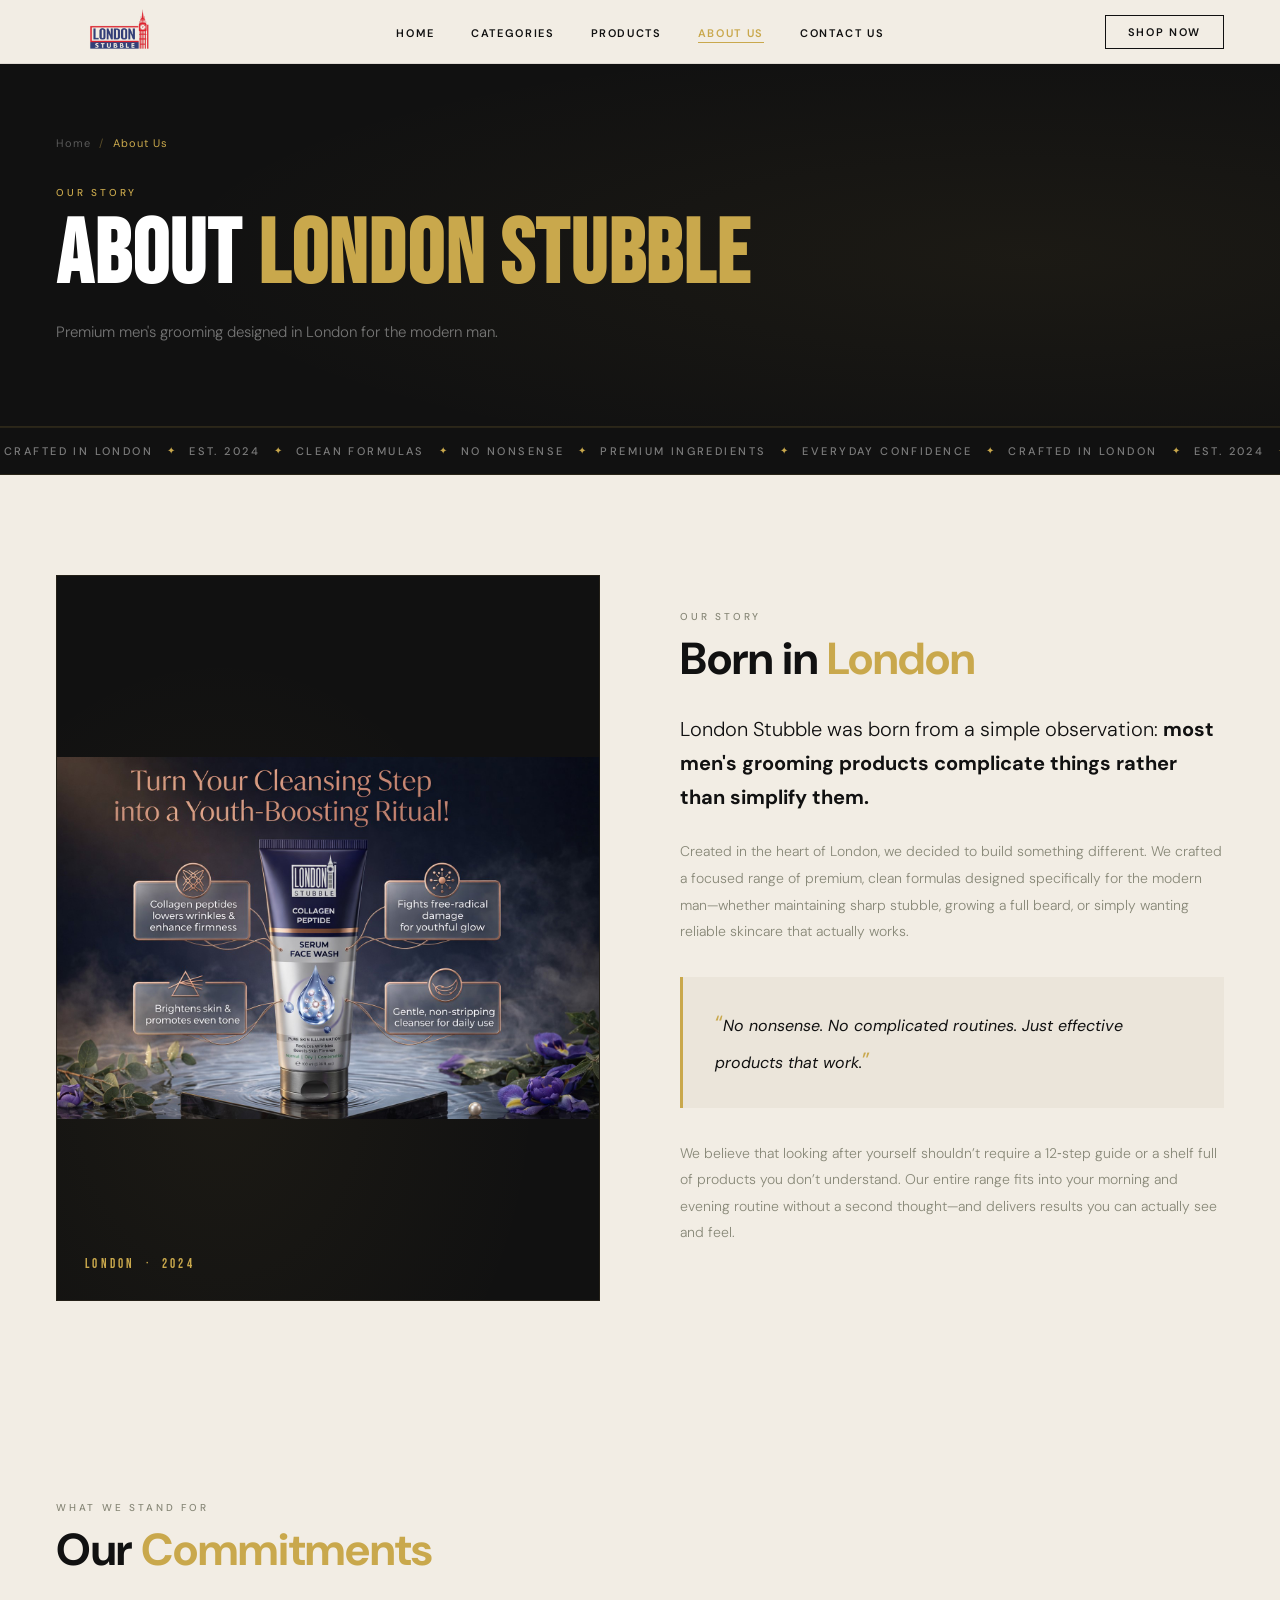
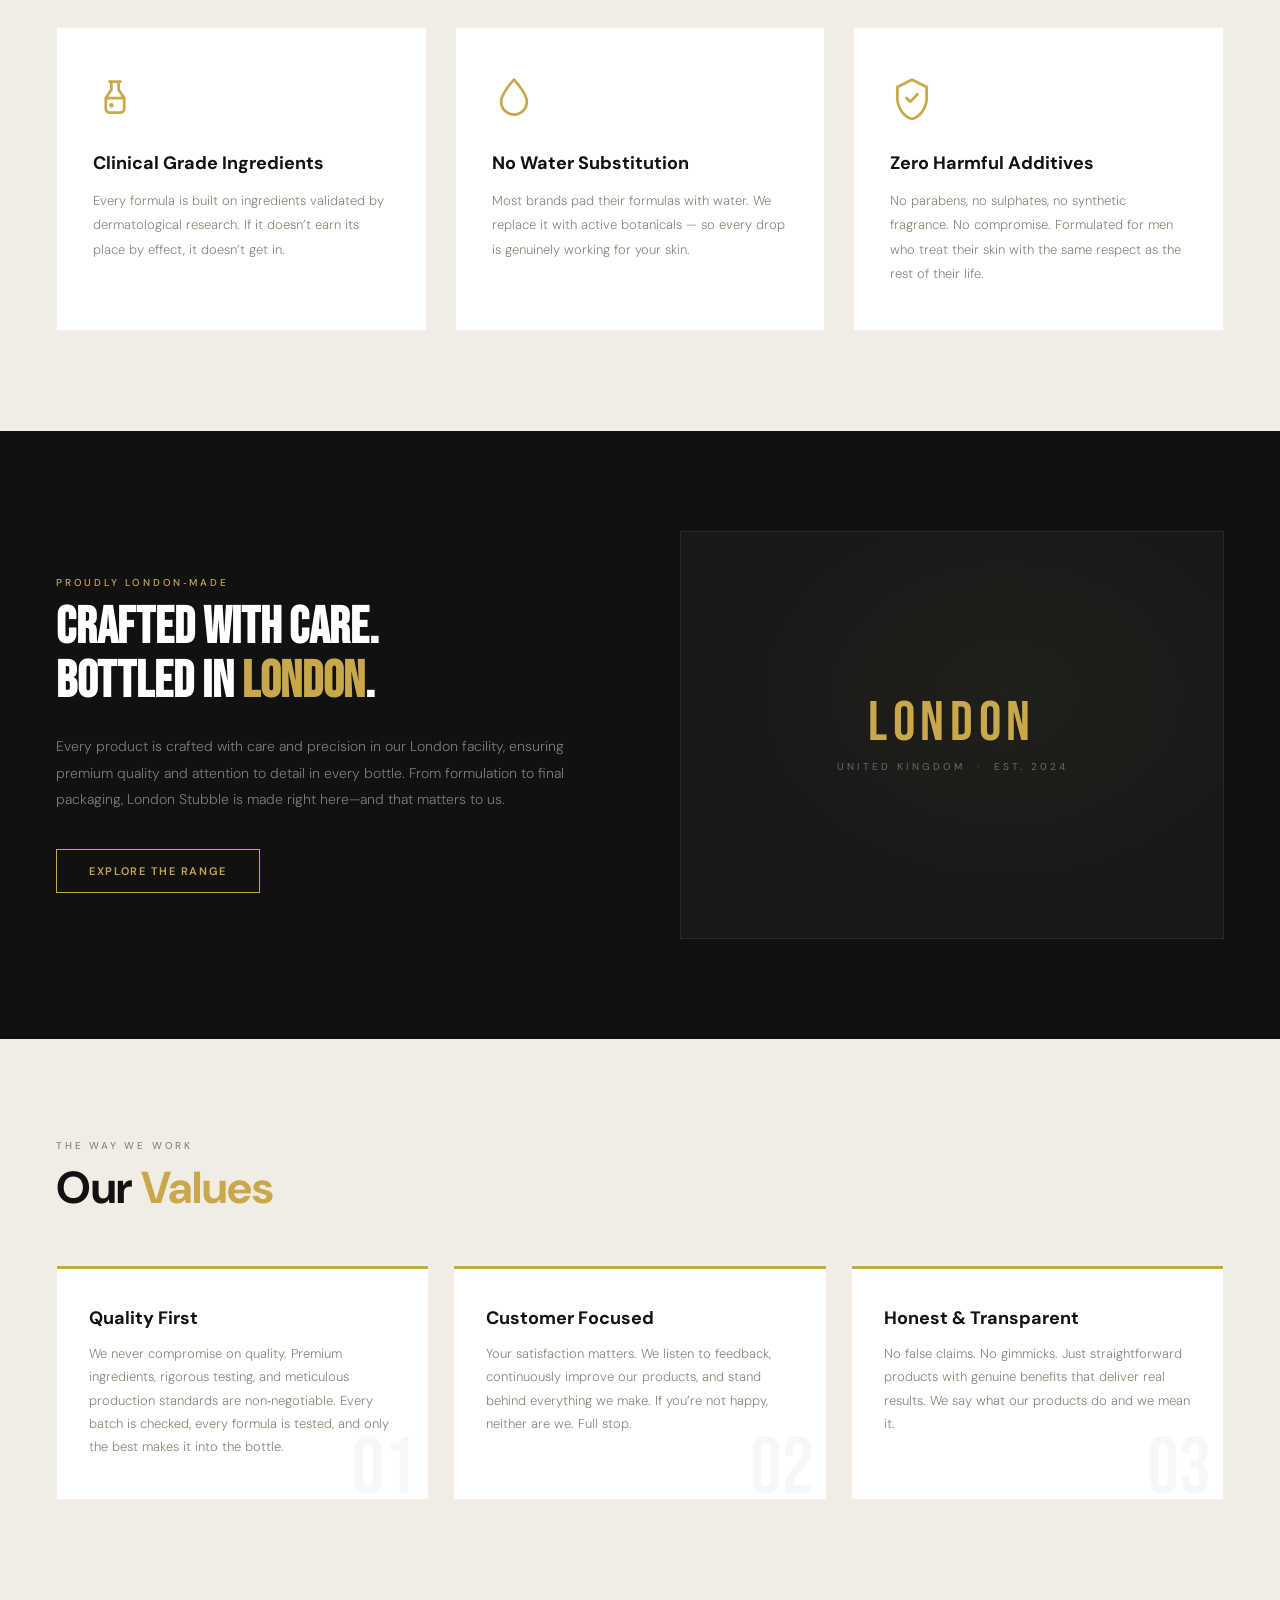
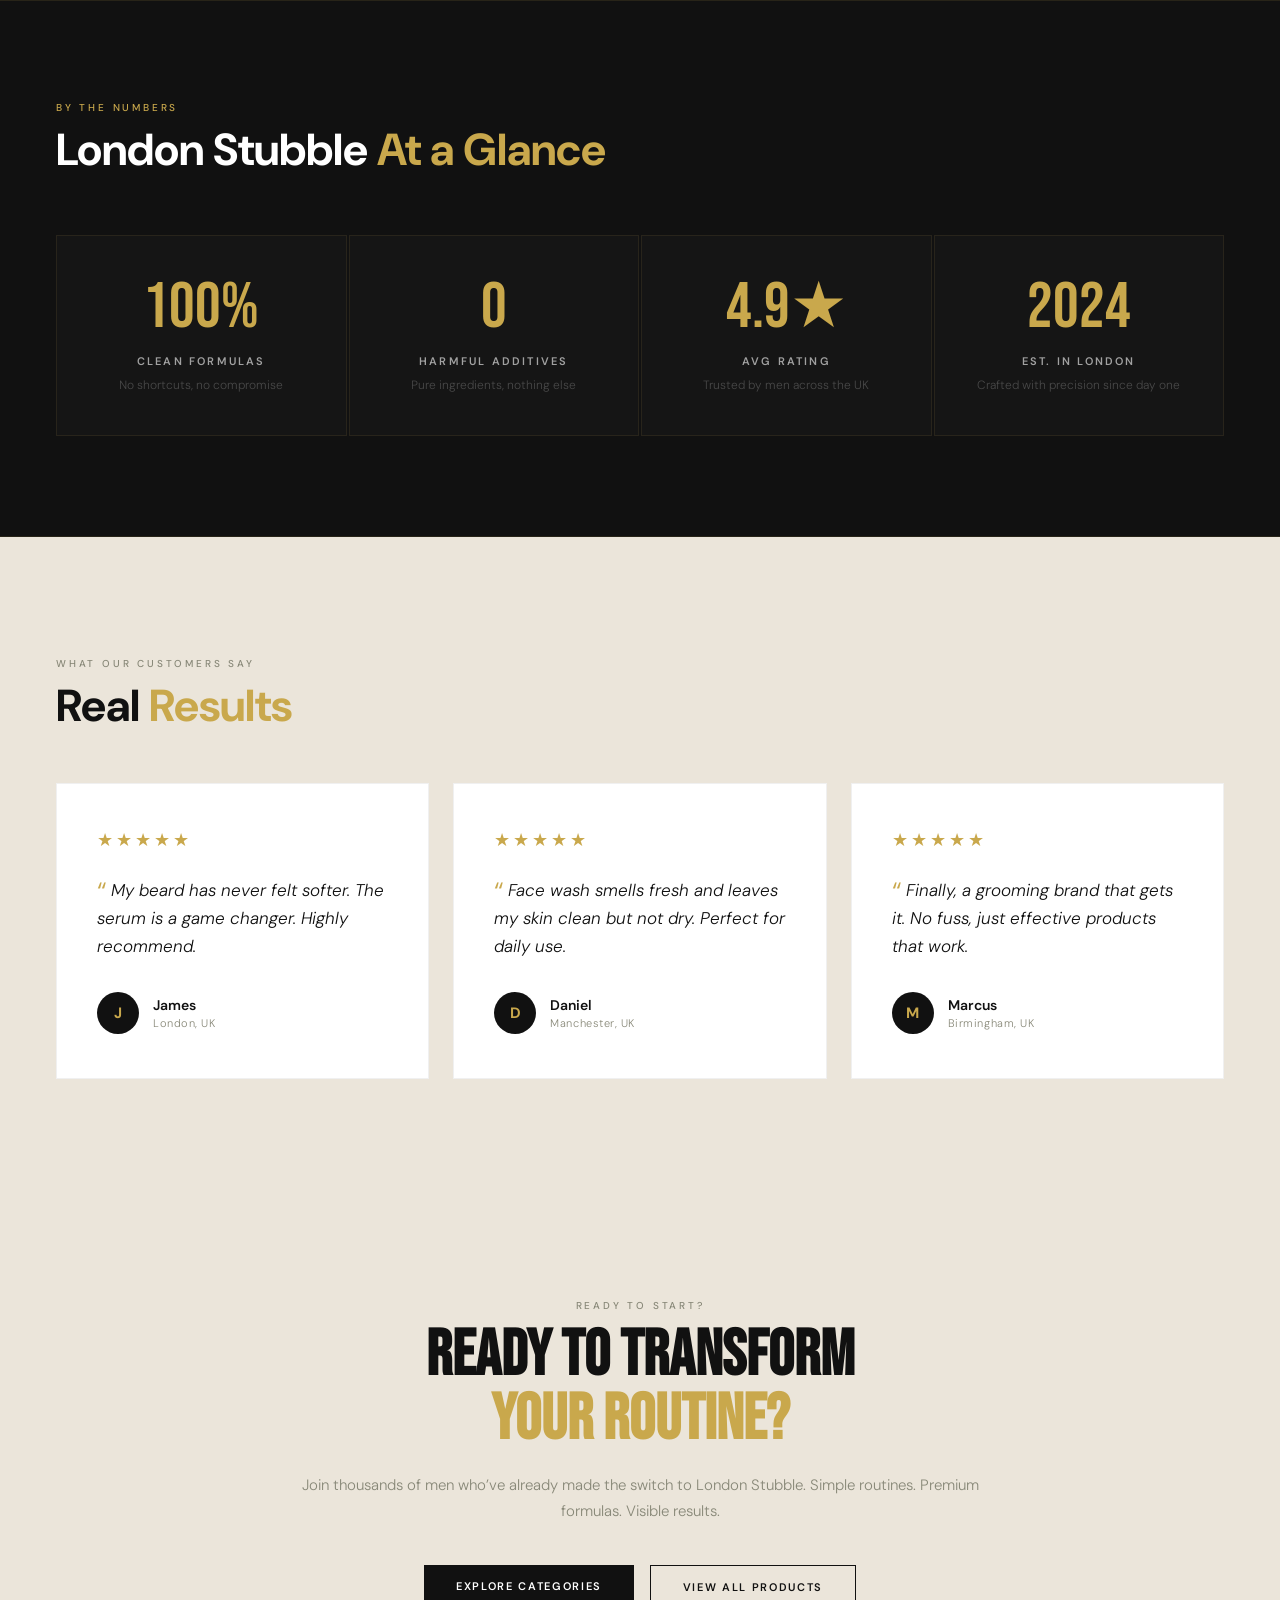
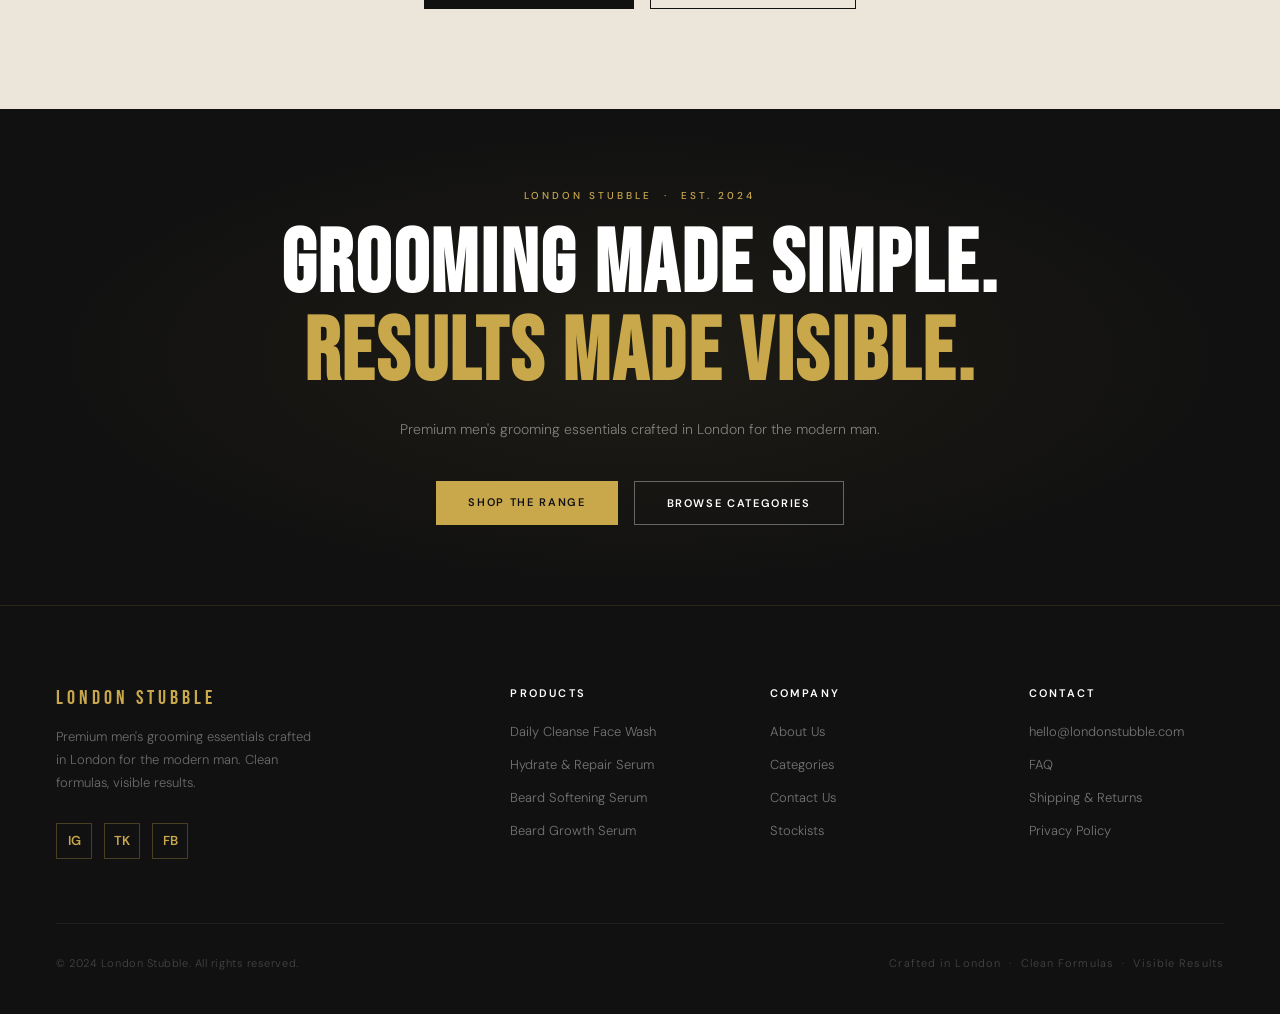
<file: about-us.html>
﻿<!DOCTYPE html>
<html lang="en">
<head>
  <meta charset="UTF-8" />
  <meta name="viewport" content="width=device-width, initial-scale=1.0" />
  <title>About Us – London Stubble</title>
  <link rel="preconnect" href="https://fonts.googleapis.com" />
  <link rel="preconnect" href="https://fonts.gstatic.com" crossorigin />
  <link href="https://fonts.googleapis.com/css2?family=Bebas+Neue&family=DM+Sans:wght@300;400;500;600;700&display=swap" rel="stylesheet" />
  <link rel="stylesheet" href="style.css" />
  <style>
    /* ===== ABOUT PAGE ===== */
    .about-section { padding: 100px 56px; }
    .about-inner   { max-width: 1200px; margin: 0 auto; }

    /* Story section */
    .story-section { background: var(--cream); }
    .story-grid {
      display: grid;
      grid-template-columns: 1fr 1fr;
      gap: 80px;
      align-items: center;
    }
    .story-visual {
      background: var(--dark);
      aspect-ratio: 3/4;
      position: relative;
      overflow: hidden;
      border: 1px solid rgba(201,168,76,0.1);
      display: flex;
      align-items: center;
      justify-content: center;
    }
    .story-visual-bg {
      position: absolute; inset: 0;
      background: radial-gradient(ellipse at 30% 70%, rgba(201,168,76,0.06) 0%, transparent 60%);
    }
    .story-visual-label {
      position: absolute;
      bottom: 28px; left: 28px;
      font-family: 'Bebas Neue', sans-serif;
      font-size: 13px;
      letter-spacing: 0.25em;
      color: var(--gold);
      text-transform: uppercase;
    }
    .story-content {}
    .story-lead {
      font-size: 20px;
      font-weight: 300;
      color: var(--dark);
      line-height: 1.7;
      margin-bottom: 24px;
    }
    .story-lead strong { font-weight: 700; color: var(--dark); }
    .story-text {
      font-size: 14px;
      font-weight: 300;
      color: var(--muted);
      line-height: 1.9;
      margin-bottom: 20px;
    }
    .story-quote {
      margin: 32px 0;
      padding: 28px 32px;
      border-left: 3px solid var(--gold);
      background: var(--cream2);
    }
    .story-quote p {
      font-size: 16px;
      font-weight: 400;
      color: var(--dark);
      line-height: 1.7;
      font-style: italic;
    }
    .story-quote p::before { content: '\201C'; color: var(--gold); font-size: 22px; font-style: normal; }
    .story-quote p::after  { content: '\201D'; color: var(--gold); font-size: 22px; font-style: normal; }

    /* Commitments section */
    .commit-section { background: var(--cream); }
    .commit-grid {
      display: grid;
      grid-template-columns: repeat(3, 1fr);
      gap: 28px;
      margin-top: 52px;
    }
    .commit-card {
      background: var(--white);
      border: 1px solid rgba(0,0,0,0.06);
      padding: 48px 36px 44px;
      transition: box-shadow 0.3s, transform 0.3s;
    }
    .commit-card:hover { box-shadow: 0 16px 48px rgba(0,0,0,0.09); transform: translateY(-4px); }
    .commit-icon {
      width: 44px; height: 44px;
      margin-bottom: 32px;
      color: var(--gold);
    }
    .commit-icon svg { width: 100%; height: 100%; }
    .commit-name { font-weight: 700; font-size: 18px; color: var(--dark); margin-bottom: 14px; line-height: 1.3; }
    .commit-desc { font-size: 13px; font-weight: 300; color: var(--muted); line-height: 1.85; }

    /* Made in London */
    .london-section { background: var(--dark); padding: 100px 56px; }
    .london-inner   { max-width: 1200px; margin: 0 auto; }
    .london-grid {
      display: grid;
      grid-template-columns: 1fr 1fr;
      gap: 80px;
      align-items: center;
    }
    .london-content {}
    .london-quote {
      font-family: 'Bebas Neue', sans-serif;
      font-size: clamp(36px, 4vw, 56px);
      color: var(--white);
      line-height: 1.05;
      margin-bottom: 24px;
    }
    .london-quote span { color: var(--gold); }
    .london-text {
      font-size: 14px;
      font-weight: 300;
      color: rgba(255,255,255,0.45);
      line-height: 1.9;
      margin-bottom: 36px;
    }
    .london-visual {
      background: rgba(255,255,255,0.03);
      border: 1px solid rgba(201,168,76,0.12);
      aspect-ratio: 4/3;
      display: flex;
      align-items: center;
      justify-content: center;
      position: relative;
      overflow: hidden;
    }
    .london-visual::before {
      content: '';
      position: absolute; inset: 0;
      background: radial-gradient(ellipse at 60% 40%, rgba(201,168,76,0.05) 0%, transparent 60%);
    }
    .london-loc {
      text-align: center;
      position: relative; z-index: 1;
    }
    .london-loc-city {
      font-family: 'Bebas Neue', sans-serif;
      font-size: 56px;
      color: var(--gold);
      letter-spacing: 0.1em;
      line-height: 1;
    }
    .london-loc-sub {
      font-size: 10px;
      font-weight: 500;
      letter-spacing: 0.3em;
      text-transform: uppercase;
      color: rgba(255,255,255,0.3);
      margin-top: 8px;
    }

    /* Values section */
    .values-section { background: var(--cream); }
    .values-grid {
      display: grid;
      grid-template-columns: repeat(3, 1fr);
      gap: 24px;
      margin-top: 52px;
    }
    .value-card {
      padding: 40px 32px;
      border: 1px solid rgba(0,0,0,0.06);
      background: var(--white);
      position: relative;
      overflow: hidden;
    }
    .value-card::before {
      content: '';
      position: absolute;
      top: 0; left: 0;
      width: 100%; height: 3px;
      background: var(--gold);
    }
    .value-num {
      font-family: 'Bebas Neue', sans-serif;
      font-size: 80px;
      color: rgba(0,0,0,0.03);
      position: absolute;
      bottom: -10px; right: 12px;
      line-height: 1;
      pointer-events: none;
    }
    .value-name { font-weight: 700; font-size: 18px; color: var(--dark); margin-bottom: 12px; }
    .value-desc { font-size: 13px; font-weight: 300; color: var(--muted); line-height: 1.8; }

    /* Testimonials 3-col */
    .testi-3-grid {
      display: grid;
      grid-template-columns: repeat(3, 1fr);
      gap: 24px;
      margin-top: 52px;
    }

    /* CTA section */
    .cta-section {
      background: var(--cream2);
      padding: 100px 56px;
      text-align: center;
    }
    .cta-inner { max-width: 720px; margin: 0 auto; }
    .cta-heading {
      font-family: 'Bebas Neue', sans-serif;
      font-size: clamp(40px, 5vw, 68px);
      color: var(--dark);
      line-height: 1;
      margin-bottom: 20px;
    }
    .cta-heading span { color: var(--gold); }
    .cta-sub {
      font-size: 15px;
      font-weight: 300;
      color: var(--muted);
      line-height: 1.75;
      margin-bottom: 40px;
    }
    .cta-btns { display: flex; gap: 16px; justify-content: center; flex-wrap: wrap; }

    @media (max-width: 1100px) {
      .story-grid   { grid-template-columns: 1fr; }
      .story-visual { display: none; }
      .london-grid  { grid-template-columns: 1fr; }
      .london-visual{ display: none; }
      .commit-grid  { grid-template-columns: 1fr 1fr; }
      .values-grid  { grid-template-columns: 1fr 1fr; }
      .testi-3-grid { grid-template-columns: 1fr; }
    }
    @media (max-width: 900px) {
      .about-section { padding: 80px 24px; }
      .london-section{ padding: 80px 24px; }
      .cta-section   { padding: 80px 24px; }
      .commit-grid   { grid-template-columns: 1fr; }
      .values-grid   { grid-template-columns: 1fr; }
    }
    @media (max-width: 600px) {
      .cta-btns { flex-direction: column; align-items: center; }
      .contact-row { grid-template-columns: 1fr; }
    }

    /* Contact Form */
    .contact-section { background: var(--cream); padding: 100px 56px; }
    .contact-inner   { max-width: 860px; margin: 0 auto; }
    .contact-intro   { font-size: 14px; font-weight: 300; color: var(--muted); line-height: 1.85; margin-bottom: 52px; }
    .contact-form    { display: flex; flex-direction: column; gap: 28px; }
    .contact-row     { display: grid; grid-template-columns: 1fr 1fr; gap: 24px; }
    .contact-field   { display: flex; flex-direction: column; gap: 8px; }
    .contact-label   {
      font-size: 10px; font-weight: 600; letter-spacing: 0.18em;
      text-transform: uppercase; color: var(--dark);
    }
    .contact-input,
    .contact-textarea {
      background: var(--white);
      border: 1px solid rgba(0,0,0,0.12);
      padding: 18px 20px;
      font-family: 'DM Sans', sans-serif;
      font-size: 14px; font-weight: 300;
      color: var(--dark);
      outline: none;
      transition: border-color 0.2s;
      width: 100%;
      box-sizing: border-box;
    }
    .contact-input::placeholder,
    .contact-textarea::placeholder { color: var(--muted); }
    .contact-input:focus,
    .contact-textarea:focus { border-color: var(--gold); }
    .contact-textarea { resize: vertical; min-height: 140px; }
    .contact-submit {
      display: inline-flex; align-items: center; gap: 10px;
      background: var(--gold); color: var(--dark);
      border: none; cursor: pointer;
      padding: 18px 36px;
      font-family: 'DM Sans', sans-serif;
      font-size: 11px; font-weight: 600;
      letter-spacing: 0.18em; text-transform: uppercase;
      transition: background 0.2s, transform 0.2s;
      align-self: flex-start;
    }
    .contact-submit:hover { background: #b8943e; transform: translateY(-2px); }
    @media (max-width: 900px) {
      .contact-section { padding: 80px 24px; }
    }
  </style>
</head>
<body>

<!-- ==================== NAVBAR ==================== -->
<nav id="nav">
  <a href="index.html" class="nav-logo" style="display:flex;align-items:center;"><img src="logo.png" alt="London Stubble" style="height:80px;width:auto;" /></a>
  <ul class="nav-links">
    <li><a href="index.html">Home</a></li>
    <li><a href="categories.html">Categories</a></li>
    <li><a href="products.html">Products</a></li>
    <li><a href="about-us.html" class="active">About Us</a></li>
    <li><a href="contact.html">Contact Us</a></li>
  </ul>
  <a href="products.html" class="nav-cta">Shop Now</a>
  <button class="hamburger" id="ham" aria-label="Open menu">
    <span></span><span></span><span></span>
  </button>
</nav>

<div class="mob-nav" id="mob">
  <a href="index.html"       onclick="closeMob()">Home</a>
  <a href="categories.html"  onclick="closeMob()">Categories</a>
  <a href="products.html"    onclick="closeMob()">Products</a>
  <a href="about-us.html"    onclick="closeMob()">About Us</a>
  <a href="contact.html"     onclick="closeMob()">Contact Us</a>
</div>

<!-- ==================== PAGE HEADER ==================== -->
<header class="page-header">
  <div class="page-header-inner">
    <div class="breadcrumb">
      <a href="index.html">Home</a>
      <span class="sep">/</span>
      <span class="cur">About Us</span>
    </div>
    <span class="page-header-ey">Our Story</span>
    <h1 class="page-header-title">About <span>London Stubble</span></h1>
    <p class="page-header-sub">Premium men's grooming designed in London for the modern man.</p>
  </div>
</header>

<!-- ==================== TICKER ==================== -->
<div class="ticker-section">
  <div class="tk-track">
    <span class="tk-i">Crafted in London</span><span class="tk-d">&#10022;</span>
    <span class="tk-i">Est. 2024</span><span class="tk-d">&#10022;</span>
    <span class="tk-i">Clean Formulas</span><span class="tk-d">&#10022;</span>
    <span class="tk-i">No Nonsense</span><span class="tk-d">&#10022;</span>
    <span class="tk-i">Premium Ingredients</span><span class="tk-d">&#10022;</span>
    <span class="tk-i">Everyday Confidence</span><span class="tk-d">&#10022;</span>
    <span class="tk-i">Crafted in London</span><span class="tk-d">&#10022;</span>
    <span class="tk-i">Est. 2024</span><span class="tk-d">&#10022;</span>
    <span class="tk-i">Clean Formulas</span><span class="tk-d">&#10022;</span>
    <span class="tk-i">No Nonsense</span><span class="tk-d">&#10022;</span>
    <span class="tk-i">Premium Ingredients</span><span class="tk-d">&#10022;</span>
    <span class="tk-i">Everyday Confidence</span><span class="tk-d">&#10022;</span>
  </div>
</div>

<!-- ==================== OUR STORY ==================== -->
<section class="about-section story-section">
  <div class="about-inner">
    <div class="story-grid">
      <div class="story-visual al">
        <div class="story-visual-bg"></div>
        <img src="Image2.jpg" alt="London Stubble Brand Story" style="width:100%;height:100%;object-fit:contain;display:block;position:relative;z-index:1;" />
        <span class="story-visual-label">London &nbsp;&middot;&nbsp; 2024</span>
      </div>
      <div class="story-content ar">
        <span class="eyebrow">Our Story</span>
        <h2 class="section-title" style="margin-bottom:28px;">Born in <span class="g">London</span></h2>
        <p class="story-lead">London Stubble was born from a simple observation: <strong>most men's grooming products complicate things rather than simplify them.</strong></p>
        <p class="story-text">Created in the heart of London, we decided to build something different. We crafted a focused range of premium, clean formulas designed specifically for the modern man&mdash;whether maintaining sharp stubble, growing a full beard, or simply wanting reliable skincare that actually works.</p>
        <div class="story-quote">
          <p>No nonsense. No complicated routines. Just effective products that work.</p>
        </div>
        <p class="story-text">We believe that looking after yourself shouldn&rsquo;t require a 12&#8209;step guide or a shelf full of products you don&rsquo;t understand. Our entire range fits into your morning and evening routine without a second thought&mdash;and delivers results you can actually see and feel.</p>
      </div>
    </div>
  </div>
</section>

<!-- ==================== OUR COMMITMENTS ==================== -->
<section class="about-section commit-section">
  <div class="about-inner">
    <div class="au">
      <span class="eyebrow">What We Stand For</span>
      <h2 class="section-title">Our <span class="g">Commitments</span></h2>
    </div>
    <div class="commit-grid">

      <div class="commit-card au">
        <div class="commit-icon">
          <svg viewBox="0 0 24 24" fill="none" stroke="currentColor" stroke-width="1.5" stroke-linecap="round" stroke-linejoin="round">
            <path d="M9 3h6M10 3v4.5L7 12h10l-3-4.5V3"/>
            <path d="M7 12v6a2 2 0 002 2h6a2 2 0 002-2v-6"/>
            <circle cx="10" cy="16" r="0.5" fill="currentColor"/>
          </svg>
        </div>
        <div class="commit-name">Clinical Grade Ingredients</div>
        <div class="commit-desc">Every formula is built on ingredients validated by dermatological research. If it doesn&rsquo;t earn its place by effect, it doesn&rsquo;t get in.</div>
      </div>

      <div class="commit-card au">
        <div class="commit-icon">
          <svg viewBox="0 0 24 24" fill="none" stroke="currentColor" stroke-width="1.5" stroke-linecap="round" stroke-linejoin="round">
            <path d="M12 2C12 2 5 9.5 5 14a7 7 0 0014 0C19 9.5 12 2 12 2z"/>
          </svg>
        </div>
        <div class="commit-name">No Water Substitution</div>
        <div class="commit-desc">Most brands pad their formulas with water. We replace it with active botanicals &mdash; so every drop is genuinely working for your skin.</div>
      </div>

      <div class="commit-card au">
        <div class="commit-icon">
          <svg viewBox="0 0 24 24" fill="none" stroke="currentColor" stroke-width="1.5" stroke-linecap="round" stroke-linejoin="round">
            <path d="M12 2L4 6v6c0 5.25 3.5 10.15 8 11.5C16.5 22.15 20 17.25 20 12V6L12 2z"/>
            <polyline points="9 12 11 14 15 10"/>
          </svg>
        </div>
        <div class="commit-name">Zero Harmful Additives</div>
        <div class="commit-desc">No parabens, no sulphates, no synthetic fragrance. No compromise. Formulated for men who treat their skin with the same respect as the rest of their life.</div>
      </div>

    </div>
  </div>
</section>

<!-- ==================== MADE IN LONDON ==================== -->
<section class="london-section">
  <div class="london-inner">
    <div class="london-grid">
      <div class="london-content au">
        <span class="eyebrow gold">Proudly London&#8209;Made</span>
        <h2 class="london-quote">Crafted with care.<br>Bottled in <span>London</span>.</h2>
        <p class="london-text">Every product is crafted with care and precision in our London facility, ensuring premium quality and attention to detail in every bottle. From formulation to final packaging, London Stubble is made right here&mdash;and that matters to us.</p>
        <a href="products.html" class="btn-lined-gold">Explore the Range</a>
      </div>
      <div class="london-visual au">
        <div class="london-loc">
          <div class="london-loc-city">London</div>
          <div class="london-loc-sub">United Kingdom &nbsp;&middot;&nbsp; Est. 2024</div>
        </div>
      </div>
    </div>
  </div>
</section>

<!-- ==================== OUR VALUES ==================== -->
<section class="about-section values-section">
  <div class="about-inner">
    <div class="au">
      <span class="eyebrow">The Way We Work</span>
      <h2 class="section-title">Our <span class="g">Values</span></h2>
    </div>
    <div class="values-grid">
      <div class="value-card au">
        <span class="value-num">01</span>
        <div class="value-name">Quality First</div>
        <p class="value-desc">We never compromise on quality. Premium ingredients, rigorous testing, and meticulous production standards are non&#8209;negotiable. Every batch is checked, every formula is tested, and only the best makes it into the bottle.</p>
      </div>
      <div class="value-card au">
        <span class="value-num">02</span>
        <div class="value-name">Customer Focused</div>
        <p class="value-desc">Your satisfaction matters. We listen to feedback, continuously improve our products, and stand behind everything we make. If you&rsquo;re not happy, neither are we. Full stop.</p>
      </div>
      <div class="value-card au">
        <span class="value-num">03</span>
        <div class="value-name">Honest &amp; Transparent</div>
        <p class="value-desc">No false claims. No gimmicks. Just straightforward products with genuine benefits that deliver real results. We say what our products do and we mean it.</p>
      </div>
    </div>
  </div>
</section>

<!-- ==================== STATS ==================== -->
<section class="stats-section">
  <div class="stats-inner">
    <div class="stats-header au">
      <span class="eyebrow gold">By The Numbers</span>
      <h2 class="section-title light">London Stubble <span class="g">At a Glance</span></h2>
    </div>
    <div class="stats-grid">
      <div class="stat-item au"><div class="stat-num">100%</div><div class="stat-label">Clean Formulas</div><div class="stat-desc">No shortcuts, no compromise</div></div>
      <div class="stat-item au"><div class="stat-num">0</div><div class="stat-label">Harmful Additives</div><div class="stat-desc">Pure ingredients, nothing else</div></div>
      <div class="stat-item au"><div class="stat-num">4.9&#9733;</div><div class="stat-label">Avg Rating</div><div class="stat-desc">Trusted by men across the UK</div></div>
      <div class="stat-item au"><div class="stat-num">2024</div><div class="stat-label">Est. in London</div><div class="stat-desc">Crafted with precision since day one</div></div>
    </div>
  </div>
</section>

<!-- ==================== TESTIMONIALS ==================== -->
<section class="testi-section">
  <div class="testi-inner">
    <div class="sec-hdr au">
      <div>
        <span class="eyebrow">What Our Customers Say</span>
        <h2 class="section-title">Real <span class="g">Results</span></h2>
      </div>
    </div>
    <div class="testi-3-grid">
      <div class="testi-card au">
        <div class="testi-stars"><span>&#9733;</span><span>&#9733;</span><span>&#9733;</span><span>&#9733;</span><span>&#9733;</span></div>
        <p class="testi-quote">My beard has never felt softer. The serum is a game changer. Highly recommend.</p>
        <div class="testi-author">
          <div class="testi-avatar">J</div>
          <div><div class="testi-name">James</div><div class="testi-loc">London, UK</div></div>
        </div>
      </div>
      <div class="testi-card au">
        <div class="testi-stars"><span>&#9733;</span><span>&#9733;</span><span>&#9733;</span><span>&#9733;</span><span>&#9733;</span></div>
        <p class="testi-quote">Face wash smells fresh and leaves my skin clean but not dry. Perfect for daily use.</p>
        <div class="testi-author">
          <div class="testi-avatar">D</div>
          <div><div class="testi-name">Daniel</div><div class="testi-loc">Manchester, UK</div></div>
        </div>
      </div>
      <div class="testi-card au">
        <div class="testi-stars"><span>&#9733;</span><span>&#9733;</span><span>&#9733;</span><span>&#9733;</span><span>&#9733;</span></div>
        <p class="testi-quote">Finally, a grooming brand that gets it. No fuss, just effective products that work.</p>
        <div class="testi-author">
          <div class="testi-avatar">M</div>
          <div><div class="testi-name">Marcus</div><div class="testi-loc">Birmingham, UK</div></div>
        </div>
      </div>
    </div>
  </div>
</section>

<!-- ==================== CTA SECTION ==================== -->
<section class="cta-section">
  <div class="cta-inner">
    <span class="eyebrow" style="text-align:center; display:block;">Ready to Start?</span>
    <h2 class="cta-heading au">Ready to Transform<br><span>Your Routine?</span></h2>
    <p class="cta-sub au">Join thousands of men who&rsquo;ve already made the switch to London Stubble. Simple routines. Premium formulas. Visible results.</p>
    <div class="cta-btns au">
      <a href="categories.html" class="btn-solid">Explore Categories</a>
      <a href="products.html"   class="btn-lined">View All Products</a>
    </div>
  </div>
</section>

<!-- ==================== CTA STRIP ==================== -->
<div class="vstrip">
  <div class="vstrip-inner">
    <span class="vstrip-ey">London Stubble &nbsp;&middot;&nbsp; Est. 2024</span>
    <h2 class="vstrip-ttl">Grooming Made Simple.<br><span>Results Made Visible.</span></h2>
    <p class="vstrip-sub">Premium men's grooming essentials crafted in London for the modern man.</p>
    <div class="vstrip-ctas">
      <a href="products.html"   class="btn-gold">Shop The Range</a>
      <a href="categories.html" class="btn-lined-light">Browse Categories</a>
    </div>
  </div>
</div>

<!-- ==================== FOOTER ==================== -->
<footer>
  <div class="ft">
    <div>
      <div class="ft-logo">London Stubble</div>
      <p class="ft-desc">Premium men's grooming essentials crafted in London for the modern man. Clean formulas, visible results.</p>
      <div class="ft-soc">
        <a href="#" aria-label="Instagram">IG</a>
        <a href="#" aria-label="TikTok">TK</a>
        <a href="#" aria-label="Facebook">FB</a>
      </div>
    </div>
    <div class="ft-col">
      <div class="ft-col-h">Products</div>
      <ul>
        <li><a href="products.html">Daily Cleanse Face Wash</a></li>
        <li><a href="products.html">Hydrate &amp; Repair Serum</a></li>
        <li><a href="products.html">Beard Softening Serum</a></li>
        <li><a href="products.html">Beard Growth Serum</a></li>
      </ul>
    </div>
    <div class="ft-col">
      <div class="ft-col-h">Company</div>
      <ul>
        <li><a href="about-us.html">About Us</a></li>
        <li><a href="categories.html">Categories</a></li>
        <li><a href="contact.html">Contact Us</a></li>
        <li><a href="#">Stockists</a></li>
      </ul>
    </div>
    <div class="ft-col">
      <div class="ft-col-h">Contact</div>
      <ul>
        <li><a href="mailto:hello@londonstubble.com">hello@londonstubble.com</a></li>
        <li><a href="#">FAQ</a></li>
        <li><a href="#">Shipping &amp; Returns</a></li>
        <li><a href="#">Privacy Policy</a></li>
      </ul>
    </div>
  </div>
  <div class="ft-bot">
    <span class="ft-copy">&copy; 2024 London Stubble. All rights reserved.</span>
    <span class="ft-tag">Crafted in London &nbsp;&middot;&nbsp; Clean Formulas &nbsp;&middot;&nbsp; Visible Results</span>
  </div>
</footer>

<script>
  const nav = document.getElementById('nav');
  window.addEventListener('scroll', () => nav.classList.toggle('scrolled', window.scrollY > 20));
  const ham = document.getElementById('ham');
  const mob = document.getElementById('mob');
  ham.addEventListener('click', () => {
    ham.classList.toggle('open');
    mob.classList.toggle('open');
    document.body.style.overflow = mob.classList.contains('open') ? 'hidden' : '';
  });
  function closeMob() {
    ham.classList.remove('open'); mob.classList.remove('open');
    document.body.style.overflow = '';
  }
  const observer = new IntersectionObserver((entries) => {
    entries.forEach(el => {
      if (el.isIntersecting) {
        el.target.style.transition = 'opacity 0.75s ease, transform 0.75s ease';
        el.target.style.opacity = '1'; el.target.style.transform = 'none';
        observer.unobserve(el.target);
      }
    });
  }, { threshold: 0.1 });
  document.querySelectorAll('.au, .al, .ar').forEach(el => observer.observe(el));
  function handleNL(e) {
    e.preventDefault();
    const btn = e.target.querySelector('.nl-btn');
    btn.textContent = 'Subscribed!';
    btn.style.background = '#4caf50'; btn.style.borderColor = '#4caf50';
    setTimeout(() => { btn.textContent = 'Subscribe'; btn.style.background = ''; btn.style.borderColor = ''; e.target.reset(); }, 3000);
  }
</script>
</body>
</html>
</file>
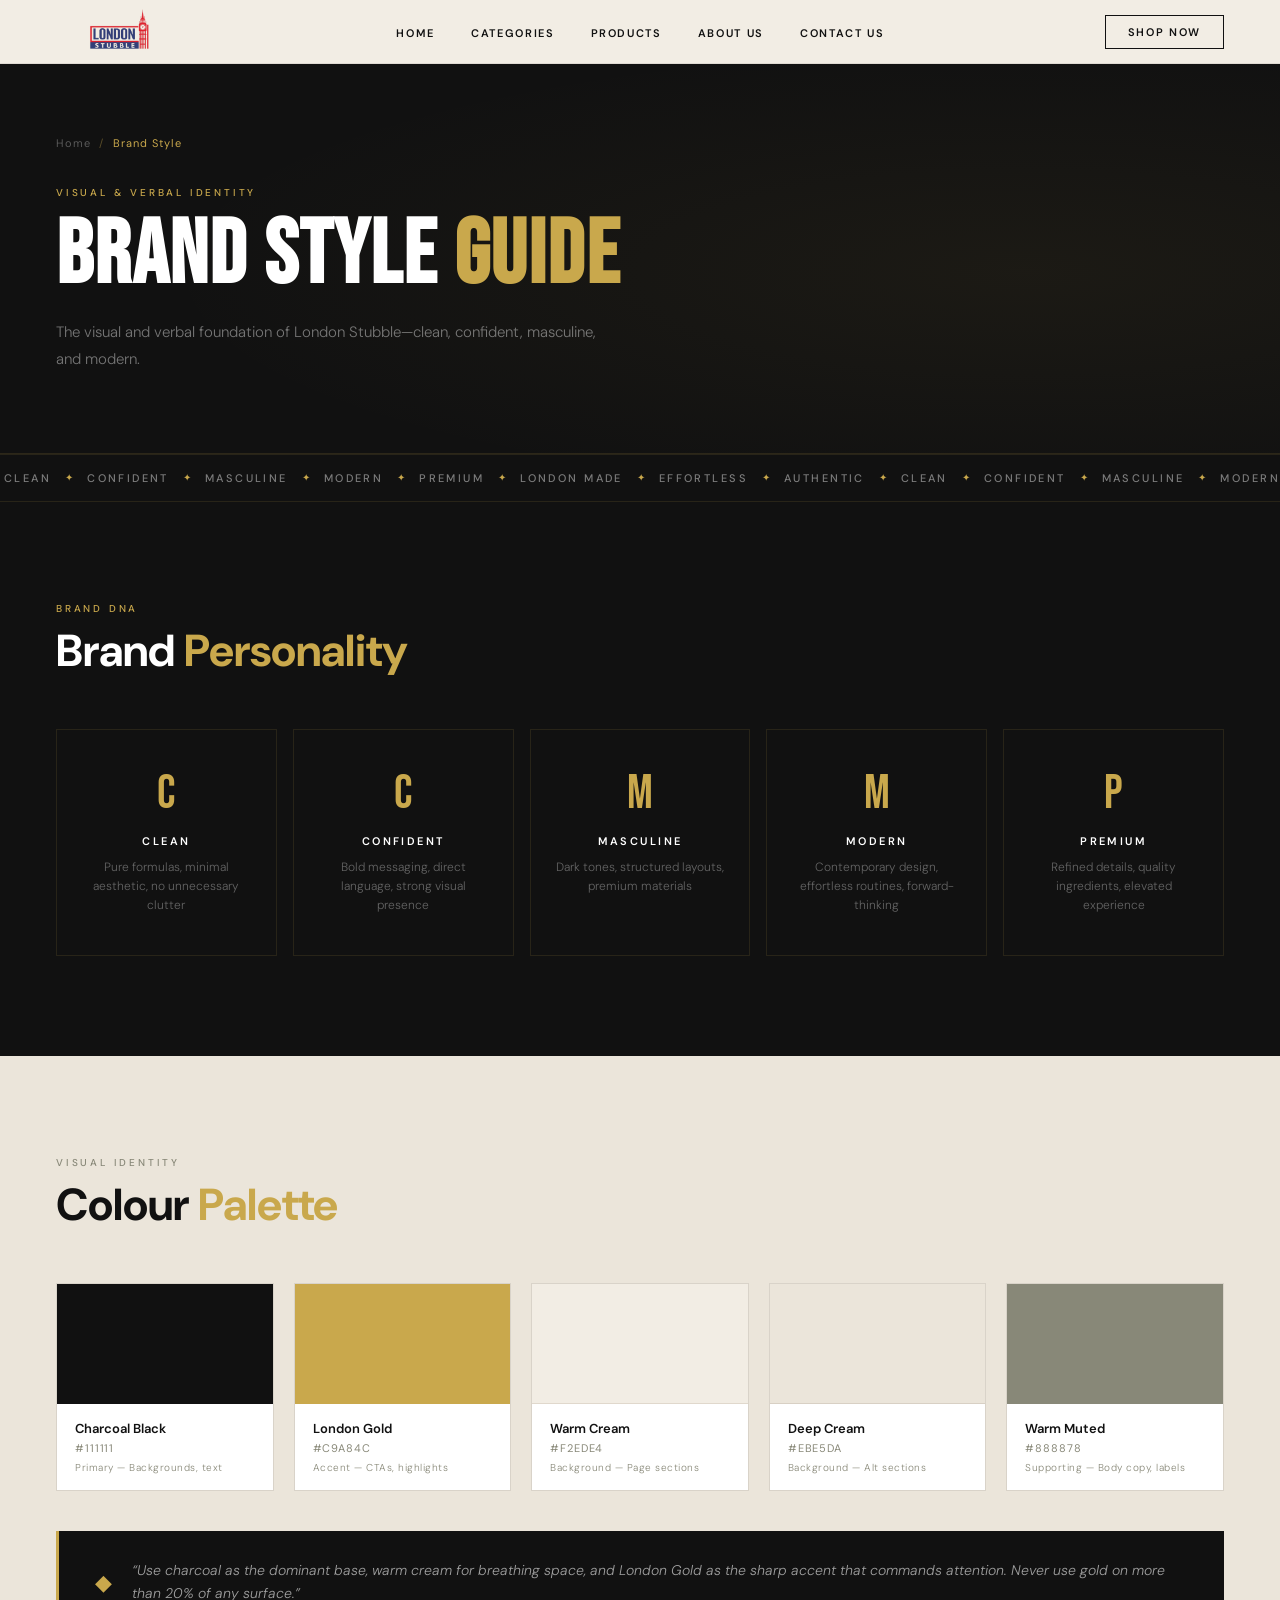
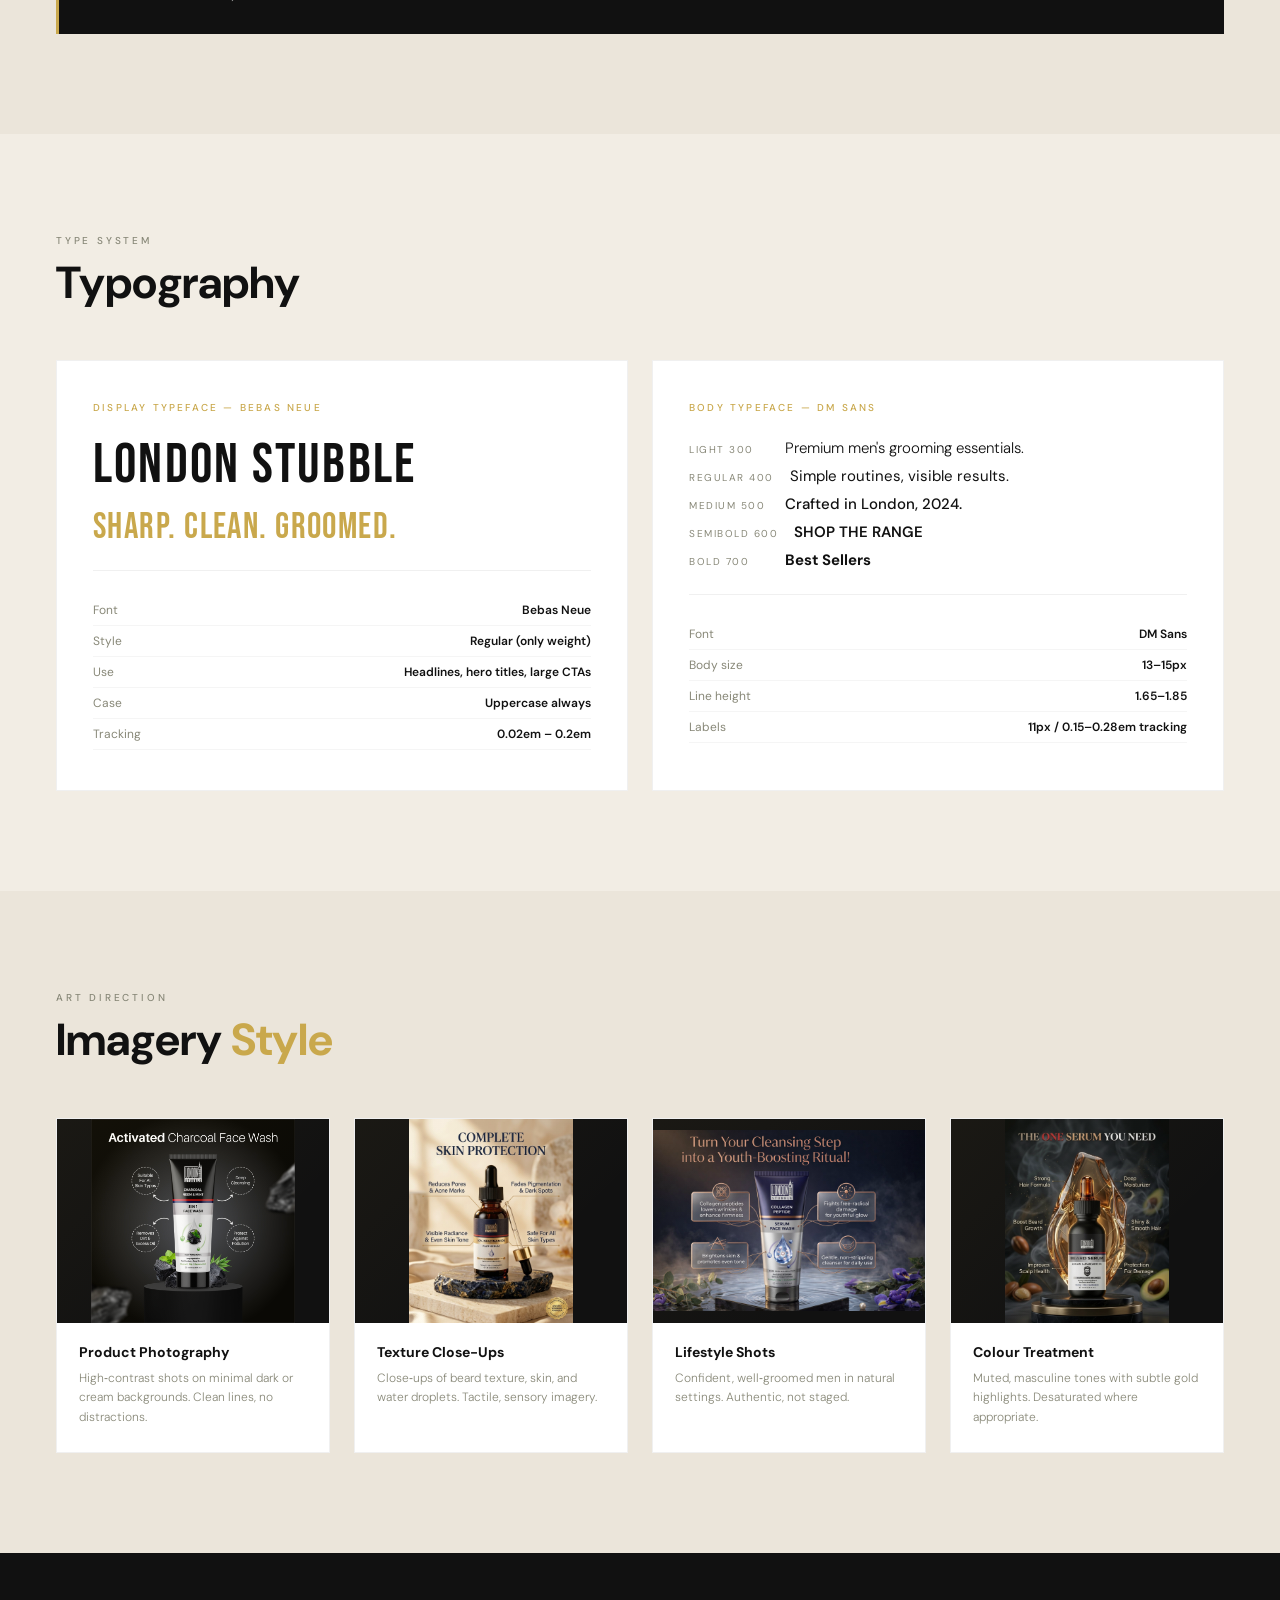
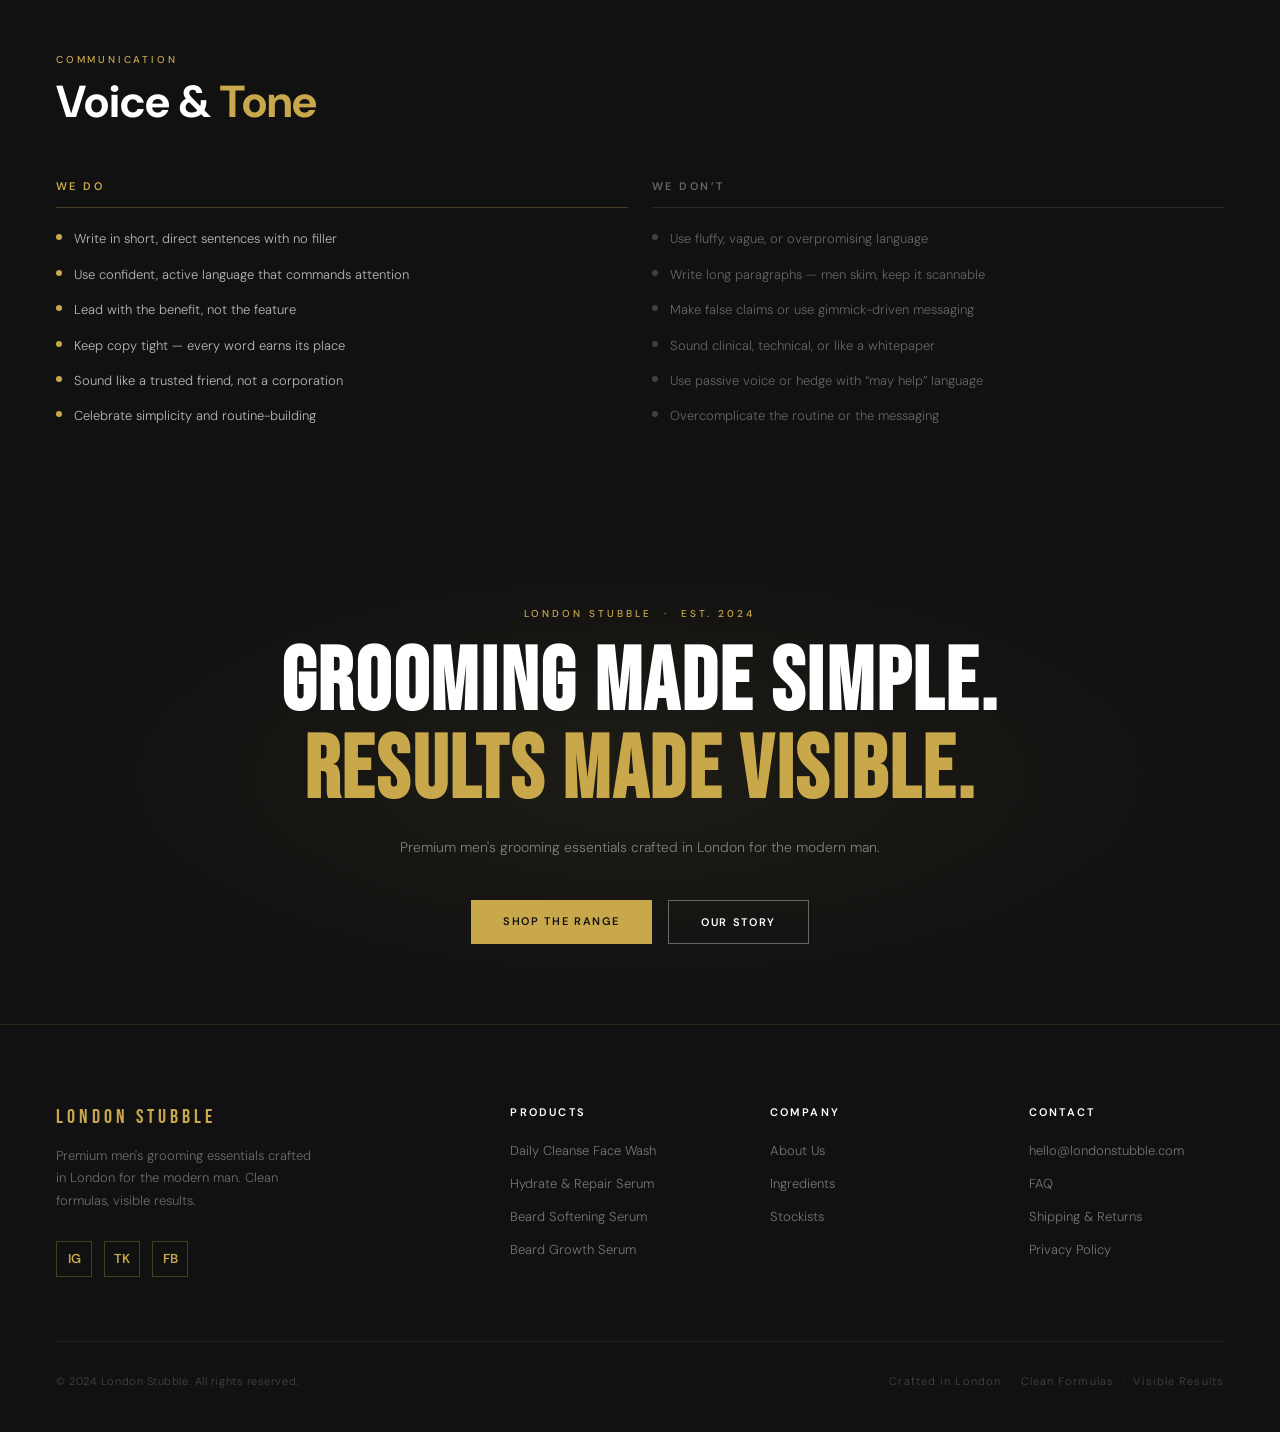
<file: brand-style.html>
﻿<!DOCTYPE html>
<html lang="en">
<head>
  <meta charset="UTF-8" />
  <meta name="viewport" content="width=device-width, initial-scale=1.0" />
  <title>Brand Style Guide – London Stubble</title>
  <link rel="preconnect" href="https://fonts.googleapis.com" />
  <link rel="preconnect" href="https://fonts.gstatic.com" crossorigin />
  <link href="https://fonts.googleapis.com/css2?family=Bebas+Neue&family=DM+Sans:wght@300;400;500;600;700&display=swap" rel="stylesheet" />
  <link rel="stylesheet" href="style.css" />
  <style>
    /* ===== PAGE SECTIONS ===== */
    .content-section { padding: 100px 56px; }
    .content-inner   { max-width: 1200px; margin: 0 auto; }

    /* Personality traits */
    .traits-grid {
      display: grid;
      grid-template-columns: repeat(5, 1fr);
      gap: 16px;
      margin-top: 52px;
    }
    .trait-card {
      background: var(--dark);
      border: 1px solid rgba(201,168,76,0.12);
      padding: 40px 24px;
      text-align: center;
      transition: border-color 0.3s;
    }
    .trait-card:hover { border-color: var(--gold); }
    .trait-icon {
      font-family: 'Bebas Neue', sans-serif;
      font-size: 48px;
      color: var(--gold);
      line-height: 1;
      margin-bottom: 16px;
    }
    .trait-name {
      font-size: 11px;
      font-weight: 600;
      letter-spacing: 0.22em;
      text-transform: uppercase;
      color: var(--white);
    }
    .trait-desc {
      font-size: 12px;
      font-weight: 300;
      color: rgba(255,255,255,0.35);
      margin-top: 10px;
      line-height: 1.6;
    }

    /* Color palette */
    .palette-section { background: var(--cream2); }
    .swatches-grid {
      display: grid;
      grid-template-columns: repeat(5, 1fr);
      gap: 20px;
      margin-top: 52px;
    }
    .swatch { overflow: hidden; border: 1px solid rgba(0,0,0,0.08); }
    .swatch-color { height: 120px; }
    .swatch-body { background: var(--white); padding: 16px 18px; }
    .swatch-name { font-weight: 600; font-size: 13px; color: var(--dark); margin-bottom: 4px; }
    .swatch-hex  { font-size: 11px; font-weight: 400; color: var(--muted); letter-spacing: 0.08em; margin-bottom: 6px; }
    .swatch-use  { font-size: 10px; font-weight: 300; color: var(--muted); letter-spacing: 0.05em; }

    /* Color guidance */
    .color-guidance {
      margin-top: 40px;
      padding: 28px 36px;
      background: var(--dark);
      border-left: 3px solid var(--gold);
      display: flex;
      align-items: center;
      gap: 20px;
    }
    .color-guidance-icon { color: var(--gold); font-size: 22px; flex-shrink: 0; }
    .color-guidance-text {
      font-size: 14px;
      font-weight: 300;
      color: rgba(255,255,255,0.6);
      line-height: 1.7;
      font-style: italic;
    }

    /* Typography */
    .typo-section { background: var(--cream); }
    .typo-grid {
      display: grid;
      grid-template-columns: 1fr 1fr;
      gap: 24px;
      margin-top: 52px;
    }
    .typo-card {
      background: var(--white);
      border: 1px solid rgba(0,0,0,0.06);
      padding: 40px 36px;
    }
    .typo-label {
      font-size: 10px;
      font-weight: 500;
      letter-spacing: 0.22em;
      text-transform: uppercase;
      color: var(--gold);
      margin-bottom: 24px;
      display: block;
    }
    .typo-display {
      font-family: 'Bebas Neue', sans-serif;
      font-size: 56px;
      color: var(--dark);
      letter-spacing: 0.04em;
      line-height: 1;
      margin-bottom: 16px;
    }
    .typo-body-demo {
      font-size: 15px;
      font-weight: 300;
      color: var(--muted);
      line-height: 1.8;
      margin-bottom: 16px;
    }
    .typo-weights { display: flex; flex-direction: column; gap: 8px; margin-top: 20px; }
    .typo-weight-row { display: flex; align-items: baseline; gap: 16px; }
    .typo-weight-label {
      font-size: 10px;
      letter-spacing: 0.15em;
      text-transform: uppercase;
      color: var(--muted);
      min-width: 80px;
      flex-shrink: 0;
    }
    .typo-weight-sample { color: var(--dark); font-size: 15px; }
    .typo-meta {
      margin-top: 24px;
      padding-top: 24px;
      border-top: 1px solid rgba(0,0,0,0.06);
    }
    .typo-meta-item {
      display: flex;
      justify-content: space-between;
      padding: 7px 0;
      font-size: 12px;
      border-bottom: 1px solid rgba(0,0,0,0.04);
    }
    .typo-meta-item span:first-child { color: var(--muted); font-weight: 400; }
    .typo-meta-item span:last-child  { color: var(--dark);  font-weight: 600; }

    /* Imagery */
    .imagery-section { background: var(--cream2); }
    .imagery-grid {
      display: grid;
      grid-template-columns: repeat(4, 1fr);
      gap: 24px;
      margin-top: 52px;
    }
    .imagery-card {
      background: var(--white);
      border: 1px solid rgba(0,0,0,0.06);
      overflow: hidden;
      transition: box-shadow 0.3s;
    }
    .imagery-card:hover { box-shadow: 0 12px 36px rgba(0,0,0,0.1); }
    .imagery-thumb {
      aspect-ratio: 4/3;
      background: var(--dark);
      display: flex;
      align-items: center;
      justify-content: center;
      position: relative;
    }
    .imagery-thumb::after {
      content: '';
      position: absolute;
      inset: 0;
      background: linear-gradient(135deg, rgba(201,168,76,0.05) 0%, transparent 70%);
    }
    .imagery-body { padding: 20px 22px 24px; }
    .imagery-name { font-weight: 700; font-size: 14px; color: var(--dark); margin-bottom: 8px; }
    .imagery-desc { font-size: 12px; font-weight: 300; color: var(--muted); line-height: 1.65; }

    /* Voice & Tone */
    .voice-section { background: var(--dark); padding: 100px 56px; }
    .voice-inner  { max-width: 1200px; margin: 0 auto; }
    .voice-grid {
      display: grid;
      grid-template-columns: 1fr 1fr;
      gap: 24px;
      margin-top: 52px;
    }
    .voice-col { }
    .voice-col-head {
      font-size: 11px;
      font-weight: 600;
      letter-spacing: 0.22em;
      text-transform: uppercase;
      margin-bottom: 20px;
      padding-bottom: 14px;
      border-bottom: 1px solid;
    }
    .voice-col-head.do   { color: var(--gold);                  border-color: rgba(201,168,76,0.3); }
    .voice-col-head.dont { color: rgba(255,255,255,0.35);        border-color: rgba(255,255,255,0.1); }
    .voice-list { list-style: none; display: flex; flex-direction: column; gap: 14px; }
    .voice-list li {
      display: flex;
      align-items: flex-start;
      gap: 12px;
      font-size: 13px;
      font-weight: 300;
      line-height: 1.65;
    }
    .voice-list.do-list li   { color: rgba(255,255,255,0.7); }
    .voice-list.dont-list li { color: rgba(255,255,255,0.35); text-decoration-color: rgba(255,255,255,0.2); }
    .voice-bullet {
      width: 6px; height: 6px;
      flex-shrink: 0;
      margin-top: 6px;
      border-radius: 50%;
    }
    .do-bullet   { background: var(--gold); }
    .dont-bullet { background: rgba(255,255,255,0.2); }

    @media (max-width: 1100px) {
      .traits-grid  { grid-template-columns: repeat(3, 1fr); }
      .swatches-grid{ grid-template-columns: repeat(3, 1fr); }
      .imagery-grid { grid-template-columns: repeat(2, 1fr); }
    }
    @media (max-width: 900px) {
      .content-section { padding: 80px 24px; }
      .voice-section   { padding: 80px 24px; }
      .traits-grid  { grid-template-columns: repeat(2, 1fr); }
      .typo-grid    { grid-template-columns: 1fr; }
      .voice-grid   { grid-template-columns: 1fr; }
    }
    @media (max-width: 600px) {
      .traits-grid   { grid-template-columns: 1fr 1fr; }
      .swatches-grid { grid-template-columns: 1fr 1fr; }
      .imagery-grid  { grid-template-columns: 1fr; }
    }
  </style>
</head>
<body data-page="brand">

<!-- ==================== NAVBAR ==================== -->
<nav id="nav">
  <a href="index.html" class="nav-logo" style="display:flex;align-items:center;"><img src="logo.png" alt="London Stubble" style="height:80px;width:auto;" /></a>
  <ul class="nav-links">
    <li><a href="index.html">Home</a></li>
    <li><a href="categories.html">Categories</a></li>
    <li><a href="products.html">Products</a></li>
    <li><a href="about-us.html">About Us</a></li>
    <li><a href="contact.html">Contact Us</a></li>
  </ul>
  <a href="products.html" class="nav-cta">Shop Now</a>
  <button class="hamburger" id="ham" aria-label="Open menu">
    <span></span><span></span><span></span>
  </button>
</nav>

<div class="mob-nav" id="mob">
  <a href="index.html"      onclick="closeMob()">Home</a>
  <a href="categories.html" onclick="closeMob()">Categories</a>
  <a href="products.html"   onclick="closeMob()">Products</a>
  <a href="about-us.html"   onclick="closeMob()">About Us</a>
  <a href="contact.html"    onclick="closeMob()">Contact Us</a>
</div>

<!-- ==================== PAGE HEADER ==================== -->
<header class="page-header">
  <div class="page-header-inner">
    <div class="breadcrumb">
      <a href="index.html">Home</a>
      <span class="sep">/</span>
      <span class="cur">Brand Style</span>
    </div>
    <span class="page-header-ey">Visual &amp; Verbal Identity</span>
    <h1 class="page-header-title">Brand Style <span>Guide</span></h1>
    <p class="page-header-sub">The visual and verbal foundation of London Stubble&mdash;clean, confident, masculine, and modern.</p>
  </div>
</header>

<!-- ==================== TICKER ==================== -->
<div class="ticker-section">
  <div class="tk-track">
    <span class="tk-i">Clean</span><span class="tk-d">&#10022;</span>
    <span class="tk-i">Confident</span><span class="tk-d">&#10022;</span>
    <span class="tk-i">Masculine</span><span class="tk-d">&#10022;</span>
    <span class="tk-i">Modern</span><span class="tk-d">&#10022;</span>
    <span class="tk-i">Premium</span><span class="tk-d">&#10022;</span>
    <span class="tk-i">London Made</span><span class="tk-d">&#10022;</span>
    <span class="tk-i">Effortless</span><span class="tk-d">&#10022;</span>
    <span class="tk-i">Authentic</span><span class="tk-d">&#10022;</span>
    <span class="tk-i">Clean</span><span class="tk-d">&#10022;</span>
    <span class="tk-i">Confident</span><span class="tk-d">&#10022;</span>
    <span class="tk-i">Masculine</span><span class="tk-d">&#10022;</span>
    <span class="tk-i">Modern</span><span class="tk-d">&#10022;</span>
    <span class="tk-i">Premium</span><span class="tk-d">&#10022;</span>
    <span class="tk-i">London Made</span><span class="tk-d">&#10022;</span>
    <span class="tk-i">Effortless</span><span class="tk-d">&#10022;</span>
    <span class="tk-i">Authentic</span><span class="tk-d">&#10022;</span>
  </div>
</div>

<!-- ==================== BRAND PERSONALITY ==================== -->
<section class="content-section" style="background:var(--dark);">
  <div class="content-inner">
    <div class="au">
      <span class="eyebrow gold">Brand DNA</span>
      <h2 class="section-title light">Brand <span class="g">Personality</span></h2>
    </div>
    <div class="traits-grid">
      <div class="trait-card au">
        <div class="trait-icon">C</div>
        <div class="trait-name">Clean</div>
        <div class="trait-desc">Pure formulas, minimal aesthetic, no unnecessary clutter</div>
      </div>
      <div class="trait-card au">
        <div class="trait-icon">C</div>
        <div class="trait-name">Confident</div>
        <div class="trait-desc">Bold messaging, direct language, strong visual presence</div>
      </div>
      <div class="trait-card au">
        <div class="trait-icon">M</div>
        <div class="trait-name">Masculine</div>
        <div class="trait-desc">Dark tones, structured layouts, premium materials</div>
      </div>
      <div class="trait-card au">
        <div class="trait-icon">M</div>
        <div class="trait-name">Modern</div>
        <div class="trait-desc">Contemporary design, effortless routines, forward-thinking</div>
      </div>
      <div class="trait-card au">
        <div class="trait-icon">P</div>
        <div class="trait-name">Premium</div>
        <div class="trait-desc">Refined details, quality ingredients, elevated experience</div>
      </div>
    </div>
  </div>
</section>

<!-- ==================== COLOUR PALETTE ==================== -->
<section class="content-section palette-section">
  <div class="content-inner">
    <div class="sec-hdr au">
      <div>
        <span class="eyebrow">Visual Identity</span>
        <h2 class="section-title">Colour <span class="g">Palette</span></h2>
      </div>
    </div>
    <div class="swatches-grid">
      <div class="swatch au">
        <div class="swatch-color" style="background:#111111;"></div>
        <div class="swatch-body">
          <div class="swatch-name">Charcoal Black</div>
          <div class="swatch-hex">#111111</div>
          <div class="swatch-use">Primary &mdash; Backgrounds, text</div>
        </div>
      </div>
      <div class="swatch au">
        <div class="swatch-color" style="background:#C9A84C;"></div>
        <div class="swatch-body">
          <div class="swatch-name">London Gold</div>
          <div class="swatch-hex">#C9A84C</div>
          <div class="swatch-use">Accent &mdash; CTAs, highlights</div>
        </div>
      </div>
      <div class="swatch au">
        <div class="swatch-color" style="background:#F2EDE4; border-bottom:1px solid #e0d8cc;"></div>
        <div class="swatch-body">
          <div class="swatch-name">Warm Cream</div>
          <div class="swatch-hex">#F2EDE4</div>
          <div class="swatch-use">Background &mdash; Page sections</div>
        </div>
      </div>
      <div class="swatch au">
        <div class="swatch-color" style="background:#EBE5DA; border-bottom:1px solid #d8d0c4;"></div>
        <div class="swatch-body">
          <div class="swatch-name">Deep Cream</div>
          <div class="swatch-hex">#EBE5DA</div>
          <div class="swatch-use">Background &mdash; Alt sections</div>
        </div>
      </div>
      <div class="swatch au">
        <div class="swatch-color" style="background:#888878;"></div>
        <div class="swatch-body">
          <div class="swatch-name">Warm Muted</div>
          <div class="swatch-hex">#888878</div>
          <div class="swatch-use">Supporting &mdash; Body copy, labels</div>
        </div>
      </div>
    </div>
    <div class="color-guidance au">
      <div class="color-guidance-icon">&#9670;</div>
      <p class="color-guidance-text">&ldquo;Use charcoal as the dominant base, warm cream for breathing space, and London Gold as the sharp accent that commands attention. Never use gold on more than 20% of any surface.&rdquo;</p>
    </div>
  </div>
</section>

<!-- ==================== TYPOGRAPHY ==================== -->
<section class="content-section typo-section">
  <div class="content-inner">
    <div class="sec-hdr au">
      <div>
        <span class="eyebrow">Type System</span>
        <h2 class="section-title">Typography</h2>
      </div>
    </div>
    <div class="typo-grid">

      <div class="typo-card au">
        <span class="typo-label">Display Typeface &mdash; Bebas Neue</span>
        <div class="typo-display">London Stubble</div>
        <div class="typo-display" style="font-size:36px;color:var(--gold);">Sharp. Clean. Groomed.</div>
        <div class="typo-meta">
          <div class="typo-meta-item"><span>Font</span><span>Bebas Neue</span></div>
          <div class="typo-meta-item"><span>Style</span><span>Regular (only weight)</span></div>
          <div class="typo-meta-item"><span>Use</span><span>Headlines, hero titles, large CTAs</span></div>
          <div class="typo-meta-item"><span>Case</span><span>Uppercase always</span></div>
          <div class="typo-meta-item"><span>Tracking</span><span>0.02em &ndash; 0.2em</span></div>
        </div>
      </div>

      <div class="typo-card au">
        <span class="typo-label">Body Typeface &mdash; DM Sans</span>
        <div class="typo-weights">
          <div class="typo-weight-row">
            <span class="typo-weight-label">Light 300</span>
            <span class="typo-weight-sample" style="font-weight:300;">Premium men's grooming essentials.</span>
          </div>
          <div class="typo-weight-row">
            <span class="typo-weight-label">Regular 400</span>
            <span class="typo-weight-sample" style="font-weight:400;">Simple routines, visible results.</span>
          </div>
          <div class="typo-weight-row">
            <span class="typo-weight-label">Medium 500</span>
            <span class="typo-weight-sample" style="font-weight:500;">Crafted in London, 2024.</span>
          </div>
          <div class="typo-weight-row">
            <span class="typo-weight-label">SemiBold 600</span>
            <span class="typo-weight-sample" style="font-weight:600;">SHOP THE RANGE</span>
          </div>
          <div class="typo-weight-row">
            <span class="typo-weight-label">Bold 700</span>
            <span class="typo-weight-sample" style="font-weight:700;">Best Sellers</span>
          </div>
        </div>
        <div class="typo-meta">
          <div class="typo-meta-item"><span>Font</span><span>DM Sans</span></div>
          <div class="typo-meta-item"><span>Body size</span><span>13&ndash;15px</span></div>
          <div class="typo-meta-item"><span>Line height</span><span>1.65&ndash;1.85</span></div>
          <div class="typo-meta-item"><span>Labels</span><span>11px / 0.15&ndash;0.28em tracking</span></div>
        </div>
      </div>

    </div>
  </div>
</section>

<!-- ==================== IMAGERY STYLE ==================== -->
<section class="content-section imagery-section">
  <div class="content-inner">
    <div class="sec-hdr au">
      <div>
        <span class="eyebrow">Art Direction</span>
        <h2 class="section-title">Imagery <span class="g">Style</span></h2>
      </div>
    </div>
    <div class="imagery-grid">
      <div class="imagery-card au">
        <div class="imagery-thumb">
          <img src="Image1.jpeg" alt="Product Photography" style="width:100%;height:100%;object-fit:contain;display:block;" />
        </div>
        <div class="imagery-body">
          <div class="imagery-name">Product Photography</div>
          <div class="imagery-desc">High&#8209;contrast shots on minimal dark or cream backgrounds. Clean lines, no distractions.</div>
        </div>
      </div>
      <div class="imagery-card au">
        <div class="imagery-thumb">
          <img src="Image4.jpg" alt="Texture Close-Ups" style="width:100%;height:100%;object-fit:contain;display:block;" />
        </div>
        <div class="imagery-body">
          <div class="imagery-name">Texture Close-Ups</div>
          <div class="imagery-desc">Close&#8209;ups of beard texture, skin, and water droplets. Tactile, sensory imagery.</div>
        </div>
      </div>
      <div class="imagery-card au">
        <div class="imagery-thumb">
          <img src="Image2.jpg" alt="Lifestyle Shots" style="width:100%;height:100%;object-fit:contain;display:block;" />
        </div>
        <div class="imagery-body">
          <div class="imagery-name">Lifestyle Shots</div>
          <div class="imagery-desc">Confident, well&#8209;groomed men in natural settings. Authentic, not staged.</div>
        </div>
      </div>
      <div class="imagery-card au">
        <div class="imagery-thumb">
          <img src="Image3.jpg" alt="Colour Treatment" style="width:100%;height:100%;object-fit:contain;display:block;" />
        </div>
        <div class="imagery-body">
          <div class="imagery-name">Colour Treatment</div>
          <div class="imagery-desc">Muted, masculine tones with subtle gold highlights. Desaturated where appropriate.</div>
        </div>
      </div>
    </div>
  </div>
</section>

<!-- ==================== VOICE & TONE ==================== -->
<section class="voice-section">
  <div class="voice-inner">
    <div class="au">
      <span class="eyebrow gold">Communication</span>
      <h2 class="section-title light">Voice &amp; <span class="g">Tone</span></h2>
    </div>
    <div class="voice-grid" style="margin-top:52px;">
      <div class="voice-col au">
        <div class="voice-col-head do">We Do</div>
        <ul class="voice-list do-list">
          <li><span class="voice-bullet do-bullet"></span>Write in short, direct sentences with no filler</li>
          <li><span class="voice-bullet do-bullet"></span>Use confident, active language that commands attention</li>
          <li><span class="voice-bullet do-bullet"></span>Lead with the benefit, not the feature</li>
          <li><span class="voice-bullet do-bullet"></span>Keep copy tight &mdash; every word earns its place</li>
          <li><span class="voice-bullet do-bullet"></span>Sound like a trusted friend, not a corporation</li>
          <li><span class="voice-bullet do-bullet"></span>Celebrate simplicity and routine-building</li>
        </ul>
      </div>
      <div class="voice-col au">
        <div class="voice-col-head dont">We Don&rsquo;t</div>
        <ul class="voice-list dont-list">
          <li><span class="voice-bullet dont-bullet"></span>Use fluffy, vague, or overpromising language</li>
          <li><span class="voice-bullet dont-bullet"></span>Write long paragraphs &mdash; men skim, keep it scannable</li>
          <li><span class="voice-bullet dont-bullet"></span>Make false claims or use gimmick-driven messaging</li>
          <li><span class="voice-bullet dont-bullet"></span>Sound clinical, technical, or like a whitepaper</li>
          <li><span class="voice-bullet dont-bullet"></span>Use passive voice or hedge with &ldquo;may help&rdquo; language</li>
          <li><span class="voice-bullet dont-bullet"></span>Overcomplicate the routine or the messaging</li>
        </ul>
      </div>
    </div>
  </div>
</section>

<!-- ==================== CTA STRIP ==================== -->
<div class="vstrip">
  <div class="vstrip-inner">
    <span class="vstrip-ey">London Stubble &nbsp;&middot;&nbsp; Est. 2024</span>
    <h2 class="vstrip-ttl">Grooming Made Simple.<br><span>Results Made Visible.</span></h2>
    <p class="vstrip-sub">Premium men's grooming essentials crafted in London for the modern man.</p>
    <div class="vstrip-ctas">
      <a href="products.html" class="btn-gold">Shop The Range</a>
      <a href="about-us.html" class="btn-lined-light">Our Story</a>
    </div>
  </div>
</div>

<!-- ==================== FOOTER ==================== -->
<footer>
  <div class="ft">
    <div>
      <div class="ft-logo">London Stubble</div>
      <p class="ft-desc">Premium men's grooming essentials crafted in London for the modern man. Clean formulas, visible results.</p>
      <div class="ft-soc">
        <a href="#" aria-label="Instagram">IG</a>
        <a href="#" aria-label="TikTok">TK</a>
        <a href="#" aria-label="Facebook">FB</a>
      </div>
    </div>
    <div class="ft-col">
      <div class="ft-col-h">Products</div>
      <ul>
        <li><a href="products.html">Daily Cleanse Face Wash</a></li>
        <li><a href="products.html">Hydrate &amp; Repair Serum</a></li>
        <li><a href="products.html">Beard Softening Serum</a></li>
        <li><a href="products.html">Beard Growth Serum</a></li>
      </ul>
    </div>
    <div class="ft-col">
      <div class="ft-col-h">Company</div>
      <ul>
        <li><a href="about-us.html">About Us</a></li>
        <li><a href="categories.html">Ingredients</a></li>
        <li><a href="#">Stockists</a></li>
      </ul>
    </div>
    <div class="ft-col">
      <div class="ft-col-h">Contact</div>
      <ul>
        <li><a href="mailto:hello@londonstubble.com">hello@londonstubble.com</a></li>
        <li><a href="#">FAQ</a></li>
        <li><a href="#">Shipping &amp; Returns</a></li>
        <li><a href="#">Privacy Policy</a></li>
      </ul>
    </div>
  </div>
  <div class="ft-bot">
    <span class="ft-copy">&copy; 2024 London Stubble. All rights reserved.</span>
    <span class="ft-tag">Crafted in London &nbsp;&middot;&nbsp; Clean Formulas &nbsp;&middot;&nbsp; Visible Results</span>
  </div>
</footer>

<script>
  const nav = document.getElementById('nav');
  window.addEventListener('scroll', () => nav.classList.toggle('scrolled', window.scrollY > 20));
  const ham = document.getElementById('ham');
  const mob = document.getElementById('mob');
  ham.addEventListener('click', () => {
    ham.classList.toggle('open');
    mob.classList.toggle('open');
    document.body.style.overflow = mob.classList.contains('open') ? 'hidden' : '';
  });
  function closeMob() {
    ham.classList.remove('open'); mob.classList.remove('open');
    document.body.style.overflow = '';
  }
  const observer = new IntersectionObserver((entries) => {
    entries.forEach(el => {
      if (el.isIntersecting) {
        el.target.style.transition = 'opacity 0.75s ease, transform 0.75s ease';
        el.target.style.opacity = '1';
        el.target.style.transform = 'none';
        observer.unobserve(el.target);
      }
    });
  }, { threshold: 0.1 });
  document.querySelectorAll('.au, .al, .ar').forEach(el => observer.observe(el));
  function handleNL(e) {
    e.preventDefault();
    const btn = e.target.querySelector('.nl-btn');
    btn.textContent = 'Subscribed!';
    btn.style.background = '#4caf50'; btn.style.borderColor = '#4caf50';
    setTimeout(() => { btn.textContent = 'Subscribe'; btn.style.background = ''; btn.style.borderColor = ''; e.target.reset(); }, 3000);
  }
</script>
</body>
</html>
</file>
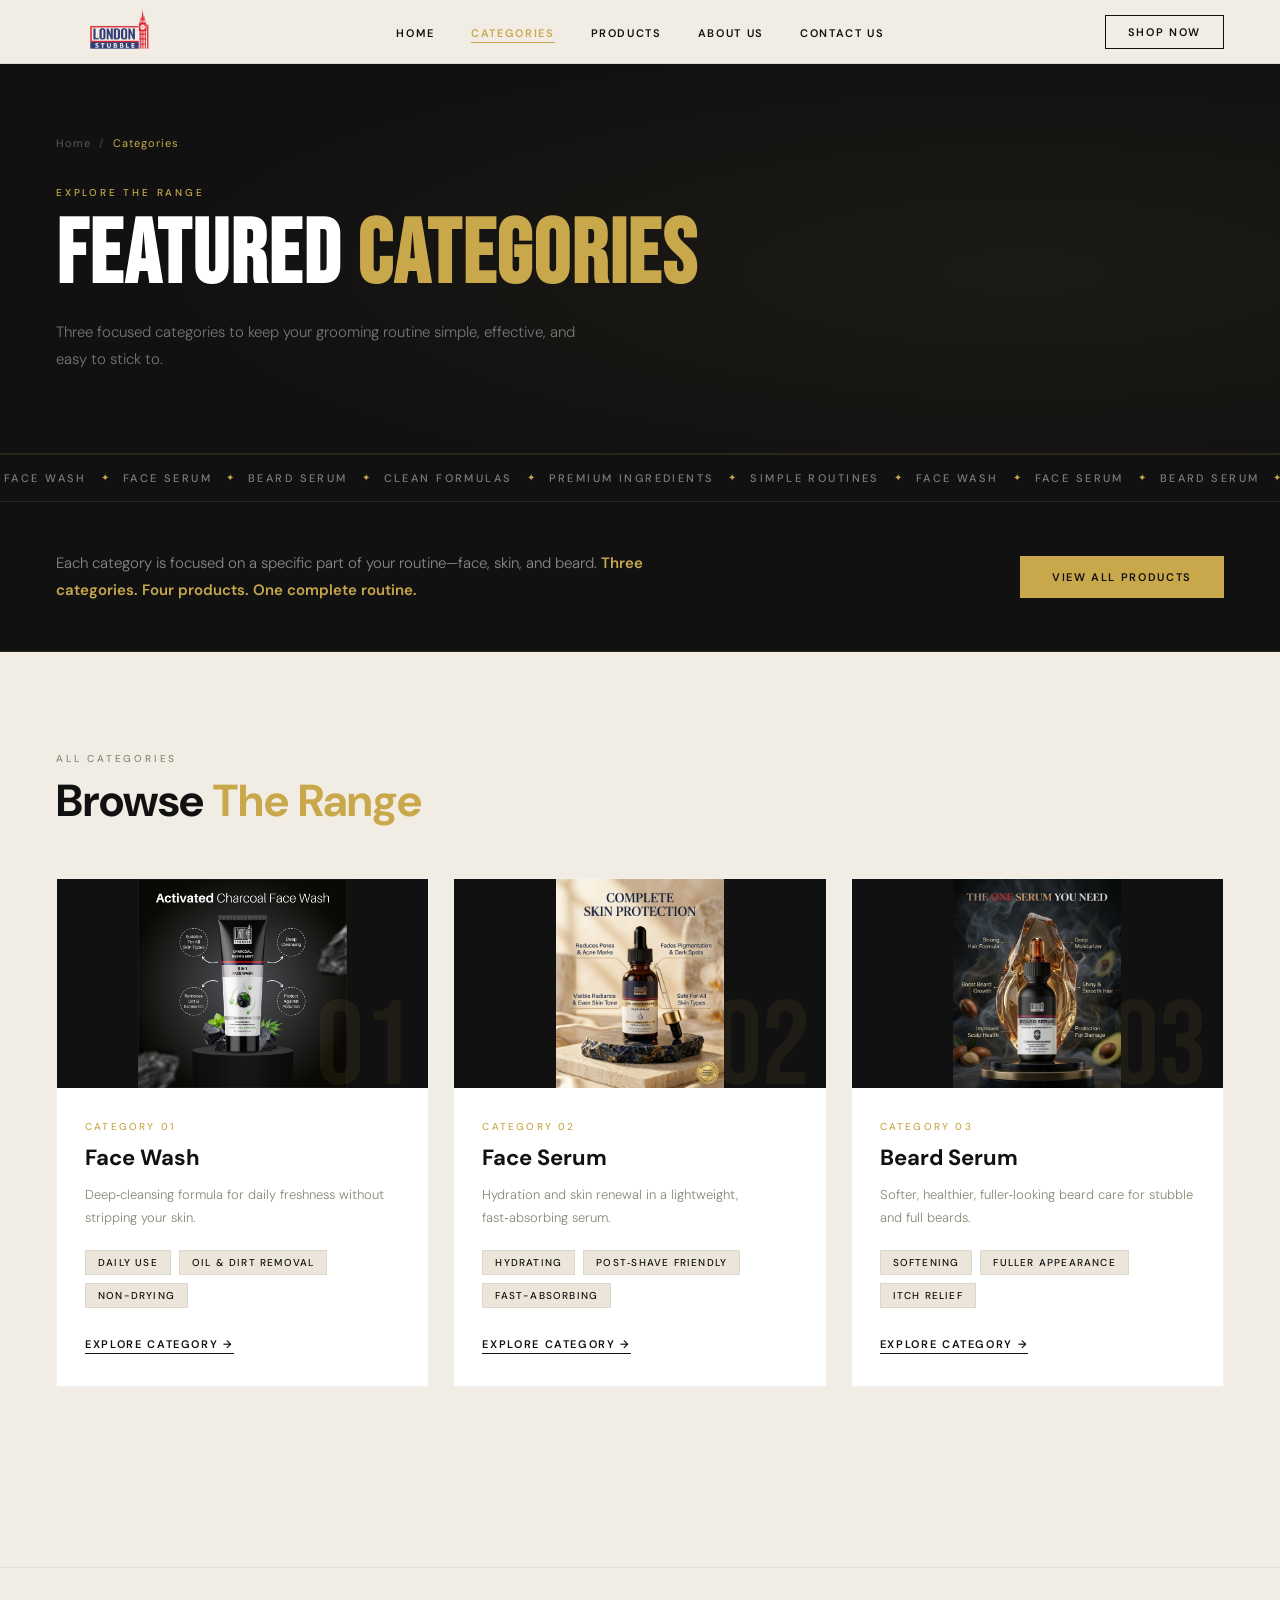
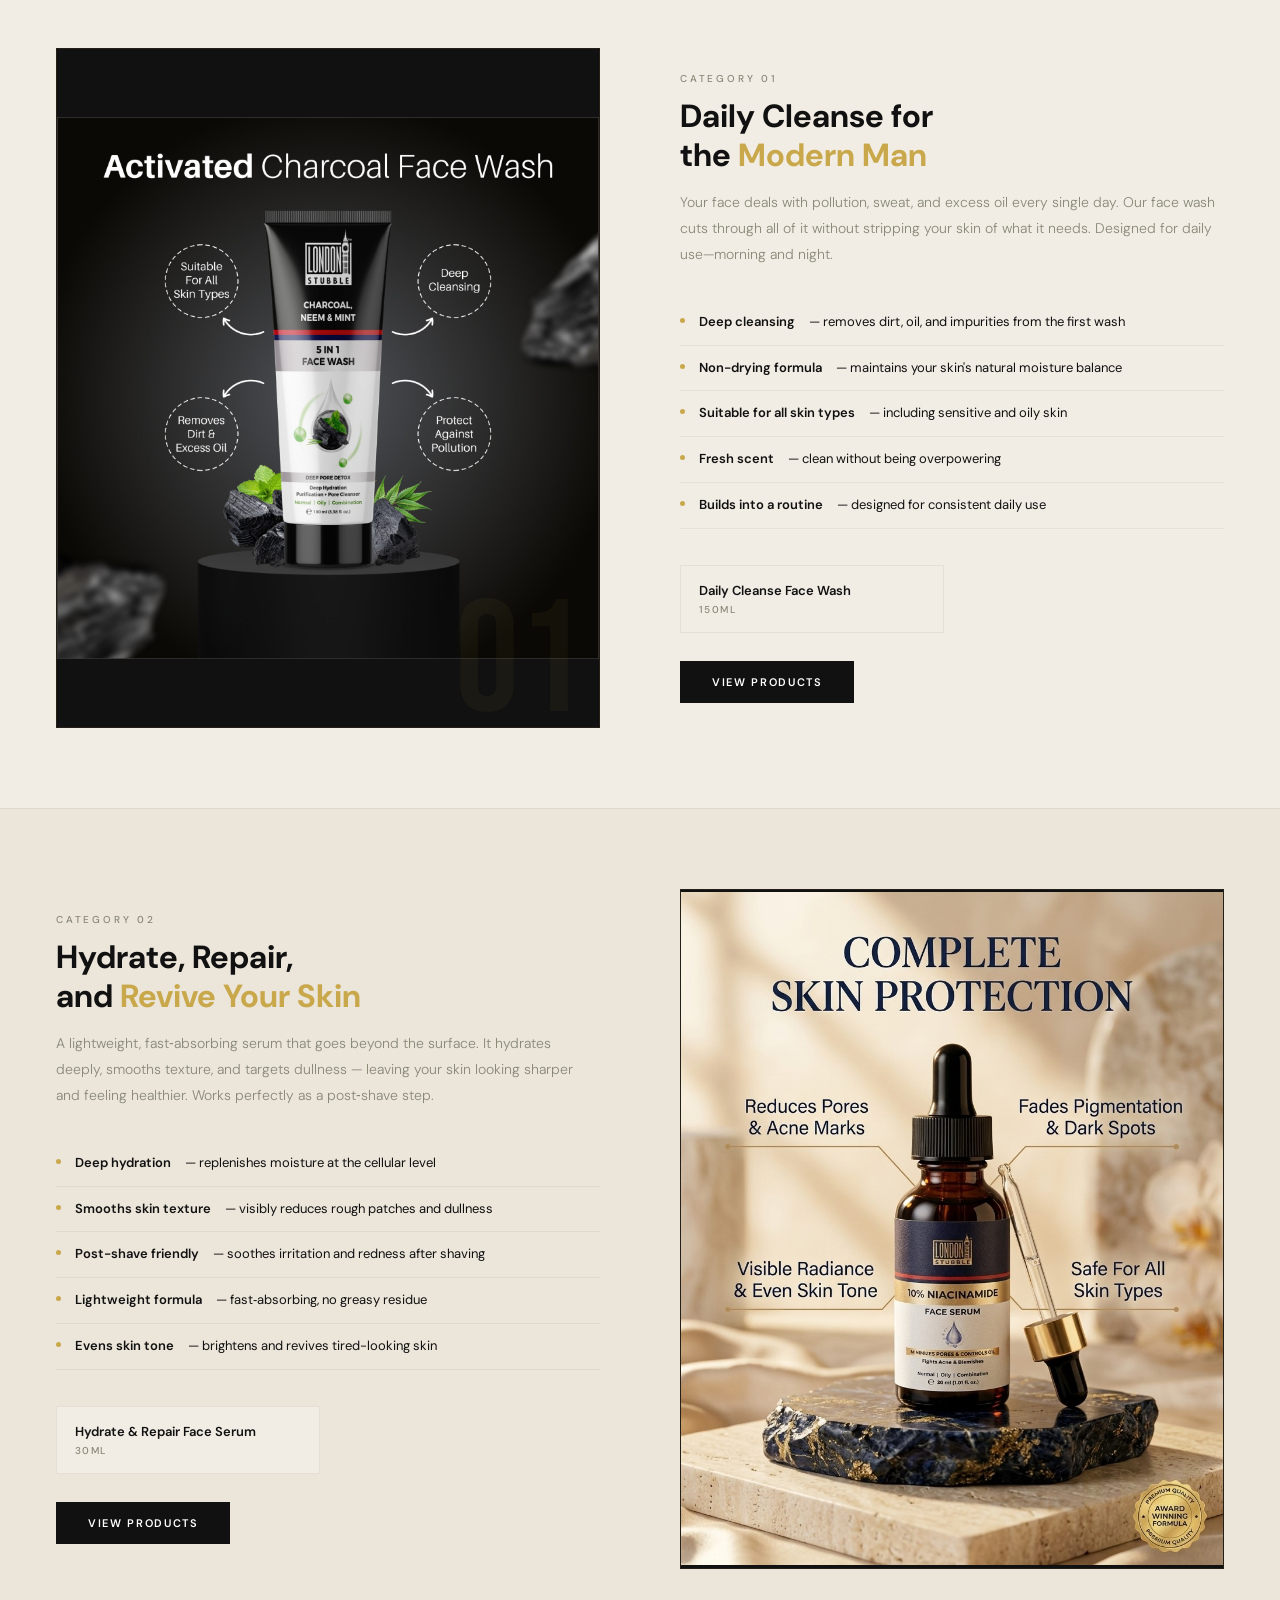
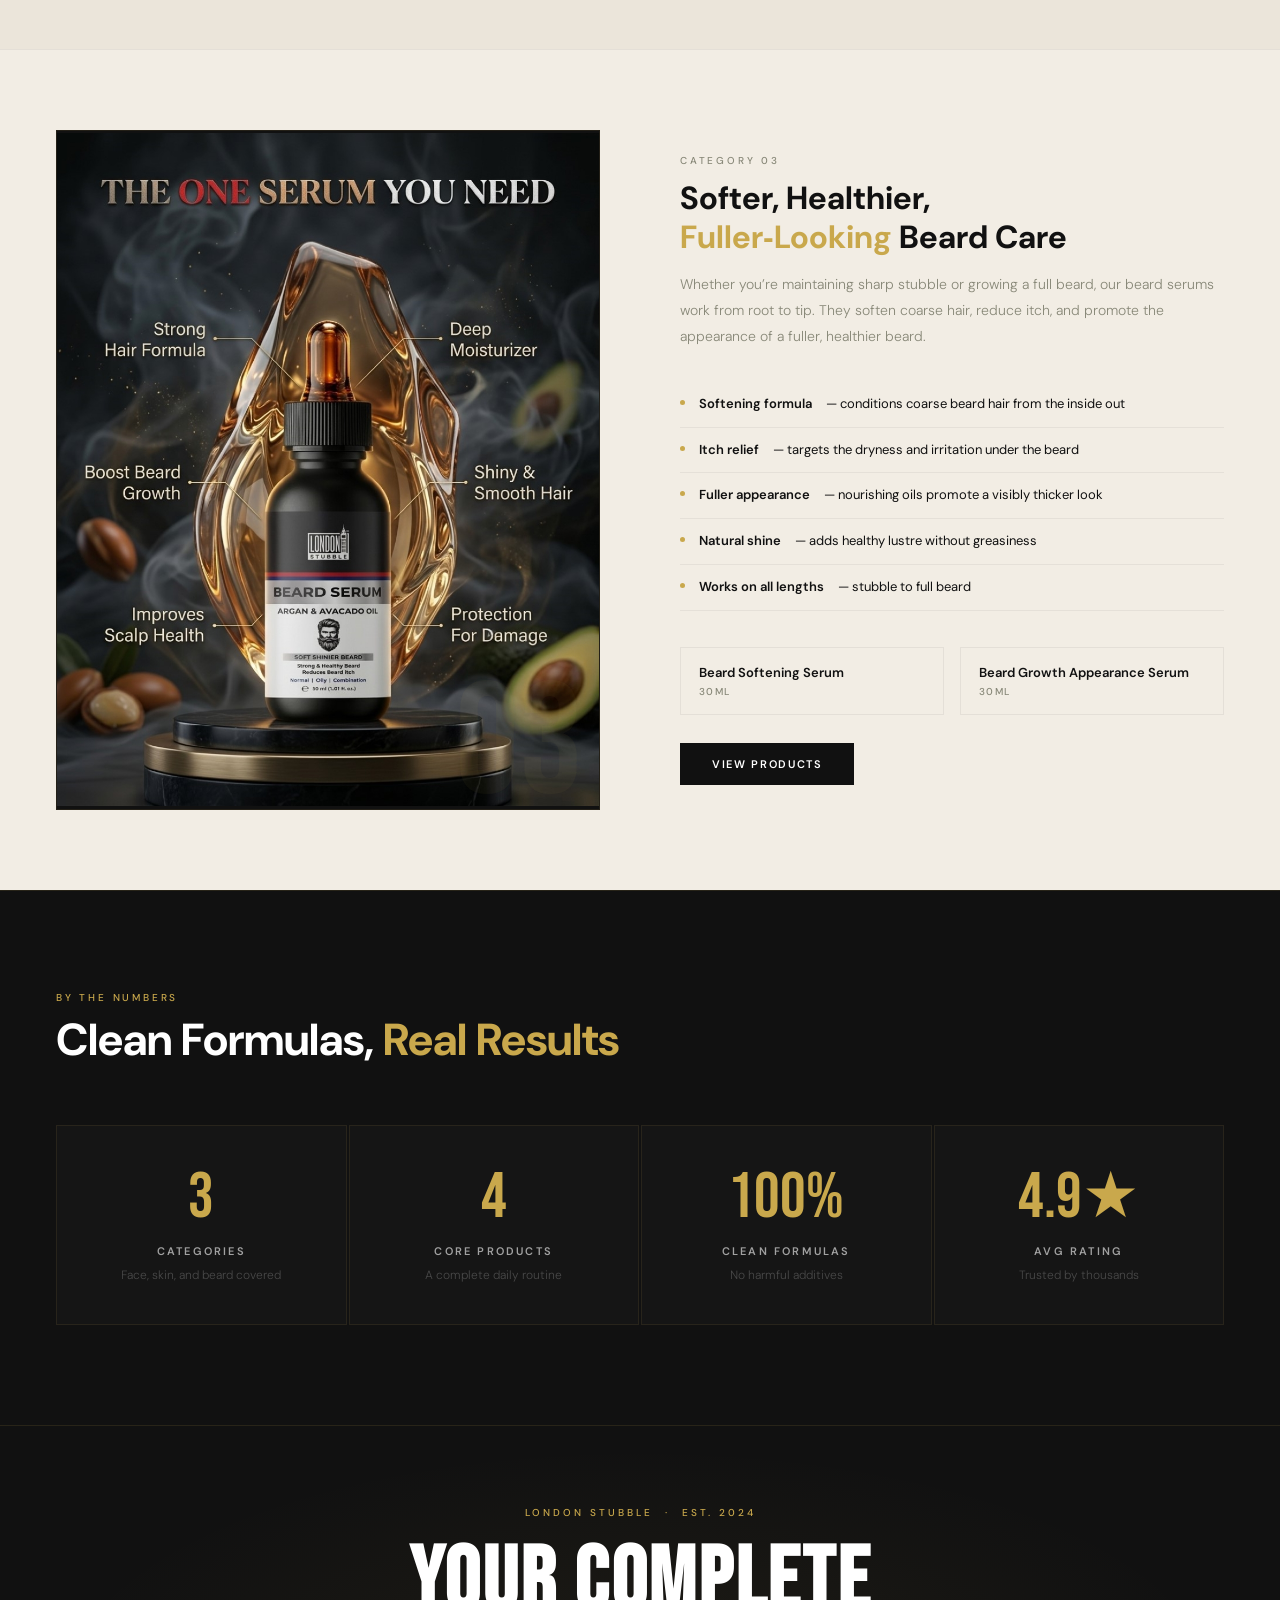
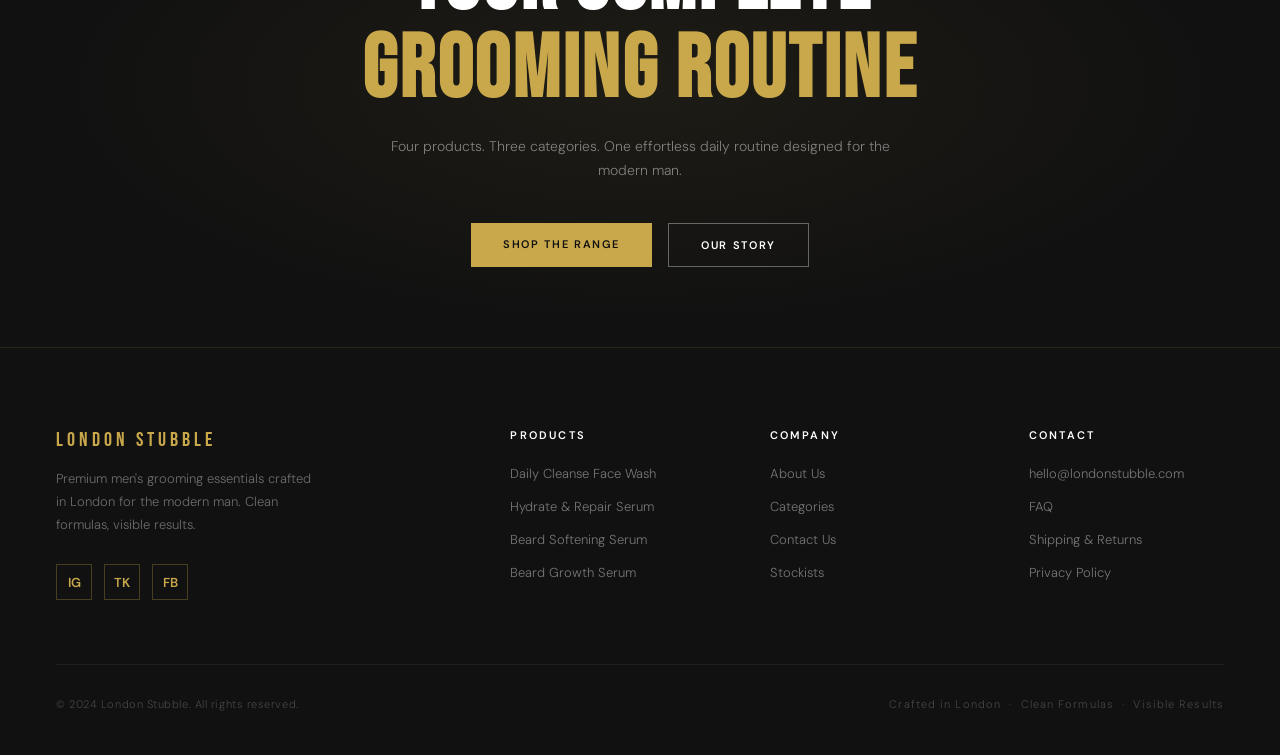
<file: categories.html>
﻿<!DOCTYPE html>
<html lang="en">
<head>
  <meta charset="UTF-8" />
  <meta name="viewport" content="width=device-width, initial-scale=1.0" />
  <title>Categories – London Stubble</title>
  <link rel="preconnect" href="https://fonts.googleapis.com" />
  <link rel="preconnect" href="https://fonts.gstatic.com" crossorigin />
  <link href="https://fonts.googleapis.com/css2?family=Bebas+Neue&family=DM+Sans:wght@300;400;500;600;700&display=swap" rel="stylesheet" />
  <link rel="stylesheet" href="style.css" />
  <style>
    /* ===== PAGE SECTIONS ===== */
    .cats-page { background: var(--cream); padding: 100px 56px; }
    .cats-page-inner { max-width: 1200px; margin: 0 auto; }

    /* Intro bar */
    .intro-bar {
      background: var(--dark);
      padding: 48px 56px;
      border-bottom: 1px solid rgba(201,168,76,0.12);
    }
    .intro-bar-inner {
      max-width: 1200px;
      margin: 0 auto;
      display: flex;
      align-items: center;
      justify-content: space-between;
      gap: 40px;
    }
    .intro-bar-text {
      font-size: 15px;
      font-weight: 300;
      color: rgba(255,255,255,0.5);
      line-height: 1.75;
      max-width: 620px;
    }
    .intro-bar-text strong { color: var(--gold); font-weight: 600; }

    /* Category overview cards (full width) */
    .cat-overview-grid {
      display: grid;
      grid-template-columns: repeat(3, 1fr);
      gap: 24px;
      margin-bottom: 80px;
    }
    .cat-overview-card {
      background: var(--white);
      border: 1px solid rgba(0,0,0,0.06);
      overflow: hidden;
      transition: box-shadow 0.3s, transform 0.3s;
    }
    .cat-overview-card:hover { box-shadow: 0 16px 48px rgba(0,0,0,0.1); transform: translateY(-4px); }
    .cat-overview-img {
      aspect-ratio: 16/9;
      background: var(--dark);
      position: relative;
      display: flex;
      align-items: center;
      justify-content: center;
    }
    .cat-overview-num {
      font-family: 'Bebas Neue', sans-serif;
      font-size: 120px;
      color: rgba(201,168,76,0.08);
      position: absolute;
      bottom: -20px;
      right: 16px;
      line-height: 1;
    }
    .cat-overview-body { padding: 32px 28px; }
    .cat-overview-label {
      font-size: 10px; font-weight: 500; letter-spacing: 0.22em;
      text-transform: uppercase; color: var(--gold); margin-bottom: 10px; display: block;
    }
    .cat-overview-name { font-weight: 700; font-size: 22px; color: var(--dark); margin-bottom: 12px; }
    .cat-overview-desc { font-size: 13px; font-weight: 300; color: var(--muted); line-height: 1.75; margin-bottom: 20px; }
    .cat-overview-tags { display: flex; gap: 8px; flex-wrap: wrap; margin-bottom: 24px; }
    .tag {
      font-size: 10px; font-weight: 500; letter-spacing: 0.12em;
      text-transform: uppercase; color: var(--dark);
      background: var(--cream2); padding: 5px 12px;
      border: 1px solid rgba(0,0,0,0.06);
    }

    /* Category detail sections */
    .cat-detail {
      padding: 80px 56px;
      border-top: 1px solid rgba(0,0,0,0.06);
    }
    .cat-detail:nth-child(even) { background: var(--cream2); }
    .cat-detail:nth-child(odd)  { background: var(--cream); }
    .cat-detail-inner {
      max-width: 1200px;
      margin: 0 auto;
      display: grid;
      grid-template-columns: 1fr 1fr;
      gap: 80px;
      align-items: center;
    }
    .cat-detail-inner.reverse { direction: rtl; }
    .cat-detail-inner.reverse > * { direction: ltr; }
    .cat-detail-visual {
      background: var(--dark);
      aspect-ratio: 4/5;
      display: flex;
      align-items: center;
      justify-content: center;
      border: 1px solid rgba(201,168,76,0.1);
      position: relative;
      overflow: hidden;
    }
    .cat-detail-visual-num {
      position: absolute;
      bottom: -16px; right: 16px;
      font-family: 'Bebas Neue', sans-serif;
      font-size: 160px;
      color: rgba(201,168,76,0.05);
      line-height: 1;
    }
    .cat-detail-content {}
    .cat-detail-heading {
      font-weight: 700;
      font-size: clamp(24px, 2.5vw, 36px);
      color: var(--dark);
      line-height: 1.2;
      margin-bottom: 16px;
    }
    .cat-detail-heading .g { color: var(--gold); }
    .cat-detail-sub {
      font-size: 14px;
      font-weight: 300;
      color: var(--muted);
      line-height: 1.85;
      margin-bottom: 32px;
    }
    .cat-detail-feats { list-style: none; margin-bottom: 36px; }
    .cat-detail-feats li {
      display: flex;
      align-items: flex-start;
      gap: 14px;
      padding: 12px 0;
      border-bottom: 1px solid rgba(0,0,0,0.05);
      font-size: 13px;
      color: var(--dark);
      line-height: 1.6;
    }
    .cat-detail-feats li::before {
      content: '';
      width: 5px; height: 5px;
      background: var(--gold);
      border-radius: 50%;
      flex-shrink: 0;
      margin-top: 6px;
    }
    .cat-detail-feats li span { font-weight: 600; }
    .cat-prods { display: grid; grid-template-columns: 1fr 1fr; gap: 16px; margin-top: 28px; }
    .cat-prod-mini {
      background: var(--cream);
      border: 1px solid rgba(0,0,0,0.06);
      padding: 16px 18px;
      transition: border-color 0.2s;
    }
    .cat-prod-mini:hover { border-color: var(--gold); }
    .cat-prod-mini-name { font-weight: 600; font-size: 13px; color: var(--dark); margin-bottom: 4px; }
    .cat-prod-mini-vol  { font-size: 10px; font-weight: 500; letter-spacing: 0.14em; text-transform: uppercase; color: var(--muted); }

    @media (max-width: 1100px) {
      .cat-overview-grid { grid-template-columns: 1fr; }
      .cat-detail-inner { grid-template-columns: 1fr; gap: 40px; }
      .cat-detail-inner.reverse { direction: ltr; }
      .cat-detail-visual { display: none; }
      .cat-prods { grid-template-columns: 1fr; }
    }
    @media (max-width: 900px) {
      .cats-page { padding: 80px 24px; }
      .intro-bar  { padding: 40px 24px; }
      .intro-bar-inner { flex-direction: column; align-items: flex-start; }
      .cat-detail { padding: 60px 24px; }
    }
  </style>
</head>
<body>

<!-- ==================== NAVBAR ==================== -->
<nav id="nav">
  <a href="index.html" class="nav-logo" style="display:flex;align-items:center;"><img src="logo.png" alt="London Stubble" style="height:80px;width:auto;" /></a>
  <ul class="nav-links">
    <li><a href="index.html">Home</a></li>
    <li><a href="categories.html" class="active">Categories</a></li>
    <li><a href="products.html">Products</a></li>
    <li><a href="about-us.html">About Us</a></li>
    <li><a href="contact.html">Contact Us</a></li>
  </ul>
  <a href="products.html" class="nav-cta">Shop Now</a>
  <button class="hamburger" id="ham" aria-label="Open menu">
    <span></span><span></span><span></span>
  </button>
</nav>

<div class="mob-nav" id="mob">
  <a href="index.html"       onclick="closeMob()">Home</a>
  <a href="categories.html"  onclick="closeMob()">Categories</a>
  <a href="products.html"    onclick="closeMob()">Products</a>
  <a href="about-us.html"    onclick="closeMob()">About Us</a>
  <a href="contact.html"     onclick="closeMob()">Contact Us</a>
</div>

<!-- ==================== PAGE HEADER ==================== -->
<header class="page-header">
  <div class="page-header-inner">
    <div class="breadcrumb">
      <a href="index.html">Home</a>
      <span class="sep">/</span>
      <span class="cur">Categories</span>
    </div>
    <span class="page-header-ey">Explore The Range</span>
    <h1 class="page-header-title">Featured <span>Categories</span></h1>
    <p class="page-header-sub">Three focused categories to keep your grooming routine simple, effective, and easy to stick to.</p>
  </div>
</header>

<!-- ==================== TICKER ==================== -->
<div class="ticker-section">
  <div class="tk-track">
    <span class="tk-i">Face Wash</span><span class="tk-d">&#10022;</span>
    <span class="tk-i">Face Serum</span><span class="tk-d">&#10022;</span>
    <span class="tk-i">Beard Serum</span><span class="tk-d">&#10022;</span>
    <span class="tk-i">Clean Formulas</span><span class="tk-d">&#10022;</span>
    <span class="tk-i">Premium Ingredients</span><span class="tk-d">&#10022;</span>
    <span class="tk-i">Simple Routines</span><span class="tk-d">&#10022;</span>
    <span class="tk-i">Face Wash</span><span class="tk-d">&#10022;</span>
    <span class="tk-i">Face Serum</span><span class="tk-d">&#10022;</span>
    <span class="tk-i">Beard Serum</span><span class="tk-d">&#10022;</span>
    <span class="tk-i">Clean Formulas</span><span class="tk-d">&#10022;</span>
    <span class="tk-i">Premium Ingredients</span><span class="tk-d">&#10022;</span>
    <span class="tk-i">Simple Routines</span><span class="tk-d">&#10022;</span>
  </div>
</div>

<!-- ==================== INTRO BAR ==================== -->
<div class="intro-bar">
  <div class="intro-bar-inner">
    <p class="intro-bar-text">
      Each category is focused on a specific part of your routine&mdash;face, skin, and beard. <strong>Three categories. Four products. One complete routine.</strong>
    </p>
    <a href="products.html" class="btn-gold">View All Products</a>
  </div>
</div>

<!-- ==================== OVERVIEW CARDS ==================== -->
<section class="cats-page">
  <div class="cats-page-inner">
    <div class="sec-hdr au">
      <div>
        <span class="eyebrow">All Categories</span>
        <h2 class="section-title">Browse <span class="g">The Range</span></h2>
      </div>
    </div>
    <div class="cat-overview-grid">

      <div class="cat-overview-card au">
        <div class="cat-overview-img">
          <img src="Image1.jpeg" alt="Face Wash" style="width:100%;height:100%;object-fit:contain;display:block;" />
          <span class="cat-overview-num">01</span>
        </div>
        <div class="cat-overview-body">
          <span class="cat-overview-label">Category 01</span>
          <h3 class="cat-overview-name">Face Wash</h3>
          <p class="cat-overview-desc">Deep&#8209;cleansing formula for daily freshness without stripping your skin.</p>
          <div class="cat-overview-tags">
            <span class="tag">Daily use</span>
            <span class="tag">Oil &amp; dirt removal</span>
            <span class="tag">Non-drying</span>
          </div>
          <a href="#face-wash" class="cat-link">Explore Category &#8594;</a>
        </div>
      </div>

      <div class="cat-overview-card au">
        <div class="cat-overview-img">
          <img src="Image4.jpg" alt="Face Serum" style="width:100%;height:100%;object-fit:contain;display:block;" />
          <span class="cat-overview-num">02</span>
        </div>
        <div class="cat-overview-body">
          <span class="cat-overview-label">Category 02</span>
          <h3 class="cat-overview-name">Face Serum</h3>
          <p class="cat-overview-desc">Hydration and skin renewal in a lightweight, fast&#8209;absorbing serum.</p>
          <div class="cat-overview-tags">
            <span class="tag">Hydrating</span>
            <span class="tag">Post&#8209;shave friendly</span>
            <span class="tag">Fast-absorbing</span>
          </div>
          <a href="#face-serum" class="cat-link">Explore Category &#8594;</a>
        </div>
      </div>

      <div class="cat-overview-card au">
        <div class="cat-overview-img">
          <img src="Image3.jpg" alt="Beard Serum" style="width:100%;height:100%;object-fit:contain;display:block;" />
          <span class="cat-overview-num">03</span>
        </div>
        <div class="cat-overview-body">
          <span class="cat-overview-label">Category 03</span>
          <h3 class="cat-overview-name">Beard Serum</h3>
          <p class="cat-overview-desc">Softer, healthier, fuller&#8209;looking beard care for stubble and full beards.</p>
          <div class="cat-overview-tags">
            <span class="tag">Softening</span>
            <span class="tag">Fuller appearance</span>
            <span class="tag">Itch relief</span>
          </div>
          <a href="#beard-serum" class="cat-link">Explore Category &#8594;</a>
        </div>
      </div>

    </div>
  </div>
</section>

<!-- ==================== DETAIL: FACE WASH ==================== -->
<section class="cat-detail" id="face-wash">
  <div class="cat-detail-inner">
    <div class="cat-detail-visual al">
      <img src="Image1.jpeg" alt="Face Wash" style="width:100%;height:100%;object-fit:contain;display:block;" />
      <span class="cat-detail-visual-num">01</span>
    </div>
    <div class="cat-detail-content ar">
      <span class="eyebrow">Category 01</span>
      <h2 class="cat-detail-heading">Daily Cleanse for<br>the <span class="g">Modern Man</span></h2>
      <p class="cat-detail-sub">Your face deals with pollution, sweat, and excess oil every single day. Our face wash cuts through all of it without stripping your skin of what it needs. Designed for daily use&mdash;morning and night.</p>
      <ul class="cat-detail-feats">
        <li><span>Deep cleansing</span> &mdash; removes dirt, oil, and impurities from the first wash</li>
        <li><span>Non-drying formula</span> &mdash; maintains your skin's natural moisture balance</li>
        <li><span>Suitable for all skin types</span> &mdash; including sensitive and oily skin</li>
        <li><span>Fresh scent</span> &mdash; clean without being overpowering</li>
        <li><span>Builds into a routine</span> &mdash; designed for consistent daily use</li>
      </ul>
      <div class="cat-prods">
        <div class="cat-prod-mini">
          <div class="cat-prod-mini-name">Daily Cleanse Face Wash</div>
          <div class="cat-prod-mini-vol">150ml</div>
        </div>
      </div>
      <div style="margin-top:28px;">
        <a href="products.html" class="btn-solid">View Products</a>
      </div>
    </div>
  </div>
</section>

<!-- ==================== DETAIL: FACE SERUM ==================== -->
<section class="cat-detail" id="face-serum">
  <div class="cat-detail-inner reverse">
    <div class="cat-detail-visual al">
      <img src="Image4.jpg" alt="Face Serum" style="width:100%;height:100%;object-fit:contain;display:block;" />
      <span class="cat-detail-visual-num">02</span>
    </div>
    <div class="cat-detail-content ar">
      <span class="eyebrow">Category 02</span>
      <h2 class="cat-detail-heading">Hydrate, Repair,<br>and <span class="g">Revive Your Skin</span></h2>
      <p class="cat-detail-sub">A lightweight, fast&#8209;absorbing serum that goes beyond the surface. It hydrates deeply, smooths texture, and targets dullness &mdash; leaving your skin looking sharper and feeling healthier. Works perfectly as a post&#8209;shave step.</p>
      <ul class="cat-detail-feats">
        <li><span>Deep hydration</span> &mdash; replenishes moisture at the cellular level</li>
        <li><span>Smooths skin texture</span> &mdash; visibly reduces rough patches and dullness</li>
        <li><span>Post-shave friendly</span> &mdash; soothes irritation and redness after shaving</li>
        <li><span>Lightweight formula</span> &mdash; fast&#8209;absorbing, no greasy residue</li>
        <li><span>Evens skin tone</span> &mdash; brightens and revives tired-looking skin</li>
      </ul>
      <div class="cat-prods">
        <div class="cat-prod-mini">
          <div class="cat-prod-mini-name">Hydrate &amp; Repair Face Serum</div>
          <div class="cat-prod-mini-vol">30ml</div>
        </div>
      </div>
      <div style="margin-top:28px;">
        <a href="products.html" class="btn-solid">View Products</a>
      </div>
    </div>
  </div>
</section>

<!-- ==================== DETAIL: BEARD SERUM ==================== -->
<section class="cat-detail" id="beard-serum">
  <div class="cat-detail-inner">
    <div class="cat-detail-visual al">
      <img src="Image3.jpg" alt="Beard Serum" style="width:100%;height:100%;object-fit:contain;display:block;" />
      <span class="cat-detail-visual-num">03</span>
    </div>
    <div class="cat-detail-content ar">
      <span class="eyebrow">Category 03</span>
      <h2 class="cat-detail-heading">Softer, Healthier,<br><span class="g">Fuller&#8209;Looking</span> Beard Care</h2>
      <p class="cat-detail-sub">Whether you&rsquo;re maintaining sharp stubble or growing a full beard, our beard serums work from root to tip. They soften coarse hair, reduce itch, and promote the appearance of a fuller, healthier beard.</p>
      <ul class="cat-detail-feats">
        <li><span>Softening formula</span> &mdash; conditions coarse beard hair from the inside out</li>
        <li><span>Itch relief</span> &mdash; targets the dryness and irritation under the beard</li>
        <li><span>Fuller appearance</span> &mdash; nourishing oils promote a visibly thicker look</li>
        <li><span>Natural shine</span> &mdash; adds healthy lustre without greasiness</li>
        <li><span>Works on all lengths</span> &mdash; stubble to full beard</li>
      </ul>
      <div class="cat-prods">
        <div class="cat-prod-mini">
          <div class="cat-prod-mini-name">Beard Softening Serum</div>
          <div class="cat-prod-mini-vol">30ml</div>
        </div>
        <div class="cat-prod-mini">
          <div class="cat-prod-mini-name">Beard Growth Appearance Serum</div>
          <div class="cat-prod-mini-vol">30ml</div>
        </div>
      </div>
      <div style="margin-top:28px;">
        <a href="products.html" class="btn-solid">View Products</a>
      </div>
    </div>
  </div>
</section>

<!-- ==================== STATS ==================== -->
<section class="stats-section">
  <div class="stats-inner">
    <div class="stats-header au">
      <span class="eyebrow gold">By The Numbers</span>
      <h2 class="section-title light">Clean Formulas, <span class="g">Real Results</span></h2>
    </div>
    <div class="stats-grid">
      <div class="stat-item au"><div class="stat-num">3</div><div class="stat-label">Categories</div><div class="stat-desc">Face, skin, and beard covered</div></div>
      <div class="stat-item au"><div class="stat-num">4</div><div class="stat-label">Core Products</div><div class="stat-desc">A complete daily routine</div></div>
      <div class="stat-item au"><div class="stat-num">100%</div><div class="stat-label">Clean Formulas</div><div class="stat-desc">No harmful additives</div></div>
      <div class="stat-item au"><div class="stat-num">4.9&#9733;</div><div class="stat-label">Avg Rating</div><div class="stat-desc">Trusted by thousands</div></div>
    </div>
  </div>
</section>

<!-- ==================== CTA STRIP ==================== -->
<div class="vstrip">
  <div class="vstrip-inner">
    <span class="vstrip-ey">London Stubble &nbsp;&middot;&nbsp; Est. 2024</span>
    <h2 class="vstrip-ttl">Your Complete<br><span>Grooming Routine</span></h2>
    <p class="vstrip-sub">Four products. Three categories. One effortless daily routine designed for the modern man.</p>
    <div class="vstrip-ctas">
      <a href="products.html" class="btn-gold">Shop The Range</a>
      <a href="about-us.html" class="btn-lined-light">Our Story</a>
    </div>
  </div>
</div>

<!-- ==================== FOOTER ==================== -->
<footer>
  <div class="ft">
    <div>
      <div class="ft-logo">London Stubble</div>
      <p class="ft-desc">Premium men's grooming essentials crafted in London for the modern man. Clean formulas, visible results.</p>
      <div class="ft-soc">
        <a href="#" aria-label="Instagram">IG</a>
        <a href="#" aria-label="TikTok">TK</a>
        <a href="#" aria-label="Facebook">FB</a>
      </div>
    </div>
    <div class="ft-col">
      <div class="ft-col-h">Products</div>
      <ul>
        <li><a href="products.html">Daily Cleanse Face Wash</a></li>
        <li><a href="products.html">Hydrate &amp; Repair Serum</a></li>
        <li><a href="products.html">Beard Softening Serum</a></li>
        <li><a href="products.html">Beard Growth Serum</a></li>
      </ul>
    </div>
    <div class="ft-col">
      <div class="ft-col-h">Company</div>
      <ul>
        <li><a href="about-us.html">About Us</a></li>
        <li><a href="categories.html">Categories</a></li>
        <li><a href="contact.html">Contact Us</a></li>
        <li><a href="#">Stockists</a></li>
      </ul>
    </div>
    <div class="ft-col">
      <div class="ft-col-h">Contact</div>
      <ul>
        <li><a href="mailto:hello@londonstubble.com">hello@londonstubble.com</a></li>
        <li><a href="#">FAQ</a></li>
        <li><a href="#">Shipping &amp; Returns</a></li>
        <li><a href="#">Privacy Policy</a></li>
      </ul>
    </div>
  </div>
  <div class="ft-bot">
    <span class="ft-copy">&copy; 2024 London Stubble. All rights reserved.</span>
    <span class="ft-tag">Crafted in London &nbsp;&middot;&nbsp; Clean Formulas &nbsp;&middot;&nbsp; Visible Results</span>
  </div>
</footer>

<script>
  const nav = document.getElementById('nav');
  window.addEventListener('scroll', () => nav.classList.toggle('scrolled', window.scrollY > 20));
  const ham = document.getElementById('ham');
  const mob = document.getElementById('mob');
  ham.addEventListener('click', () => {
    ham.classList.toggle('open');
    mob.classList.toggle('open');
    document.body.style.overflow = mob.classList.contains('open') ? 'hidden' : '';
  });
  function closeMob() {
    ham.classList.remove('open'); mob.classList.remove('open');
    document.body.style.overflow = '';
  }
  const observer = new IntersectionObserver((entries) => {
    entries.forEach(el => {
      if (el.isIntersecting) {
        el.target.style.transition = 'opacity 0.75s ease, transform 0.75s ease';
        el.target.style.opacity = '1'; el.target.style.transform = 'none';
        observer.unobserve(el.target);
      }
    });
  }, { threshold: 0.1 });
  document.querySelectorAll('.au, .al, .ar').forEach(el => observer.observe(el));
  function handleNL(e) {
    e.preventDefault();
    const btn = e.target.querySelector('.nl-btn');
    btn.textContent = 'Subscribed!';
    btn.style.background = '#4caf50'; btn.style.borderColor = '#4caf50';
    setTimeout(() => { btn.textContent = 'Subscribe'; btn.style.background = ''; btn.style.borderColor = ''; e.target.reset(); }, 3000);
  }
</script>
</body>
</html>
</file>
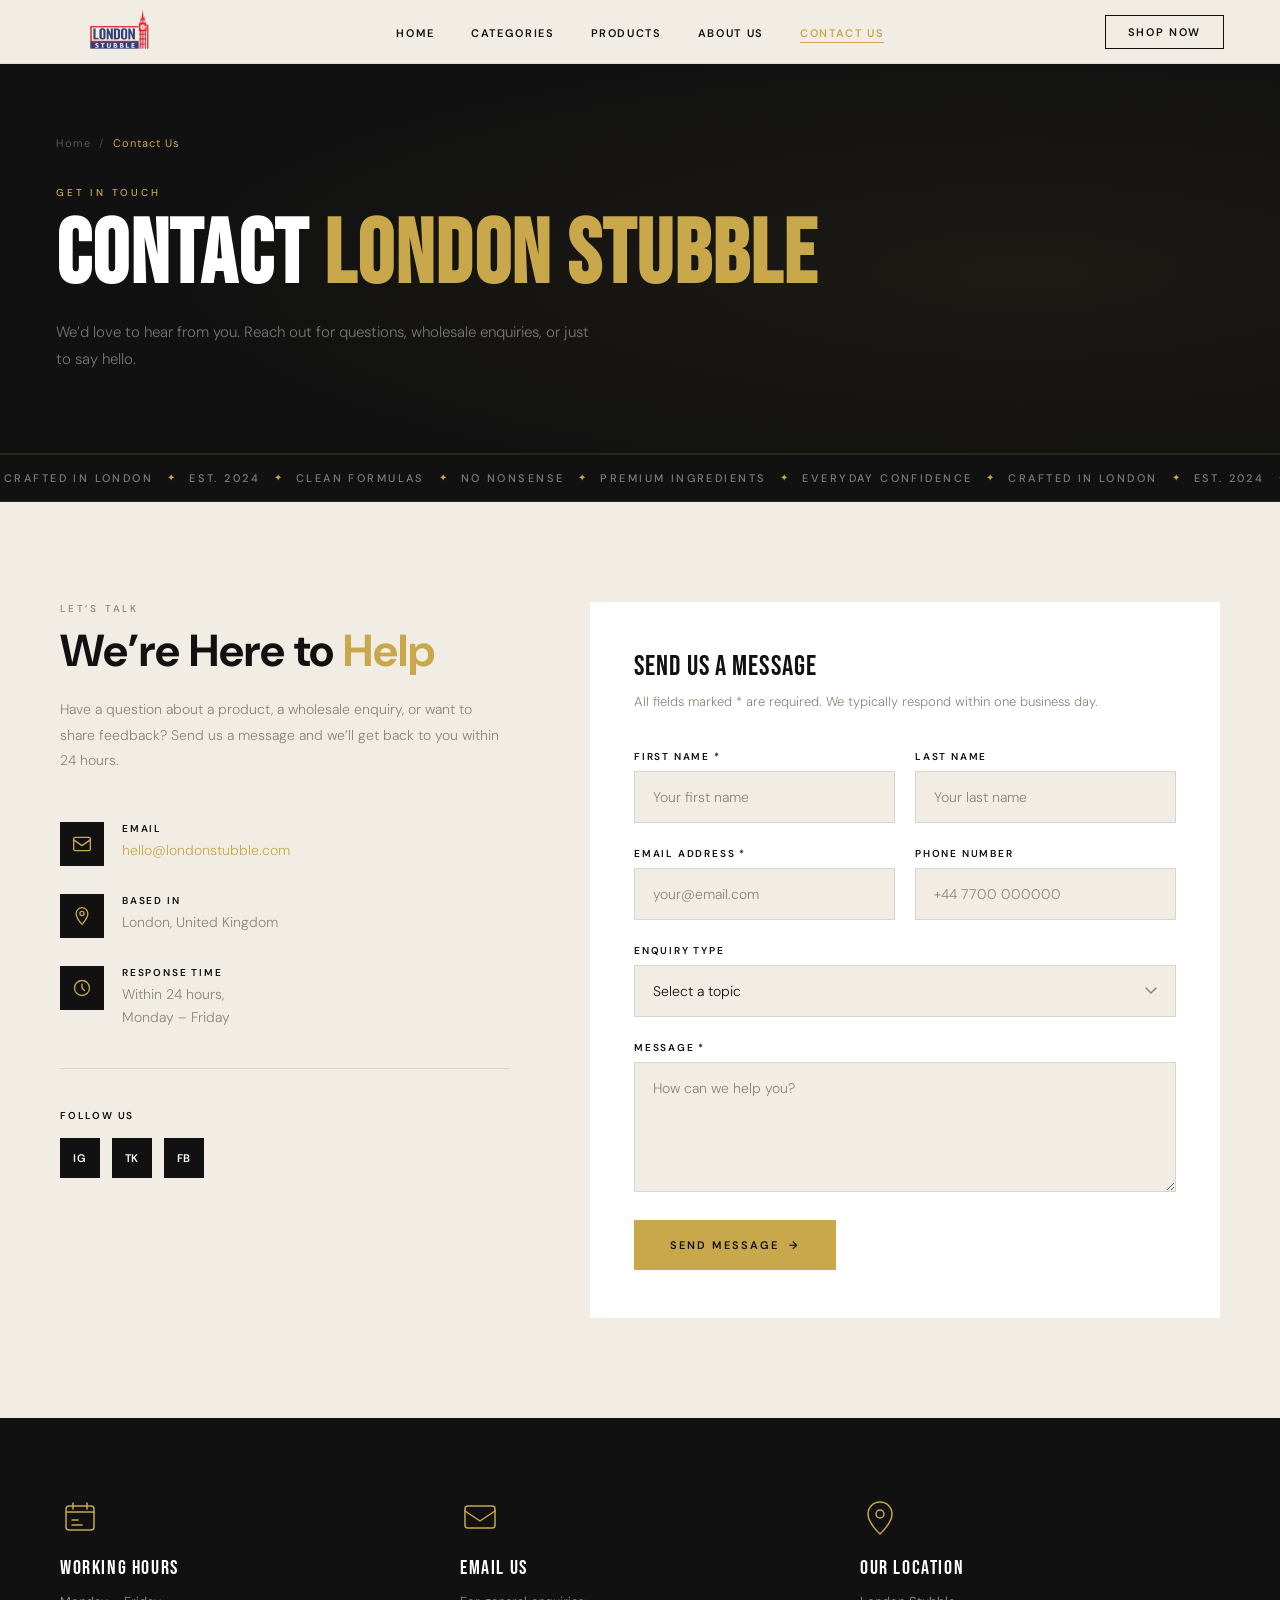
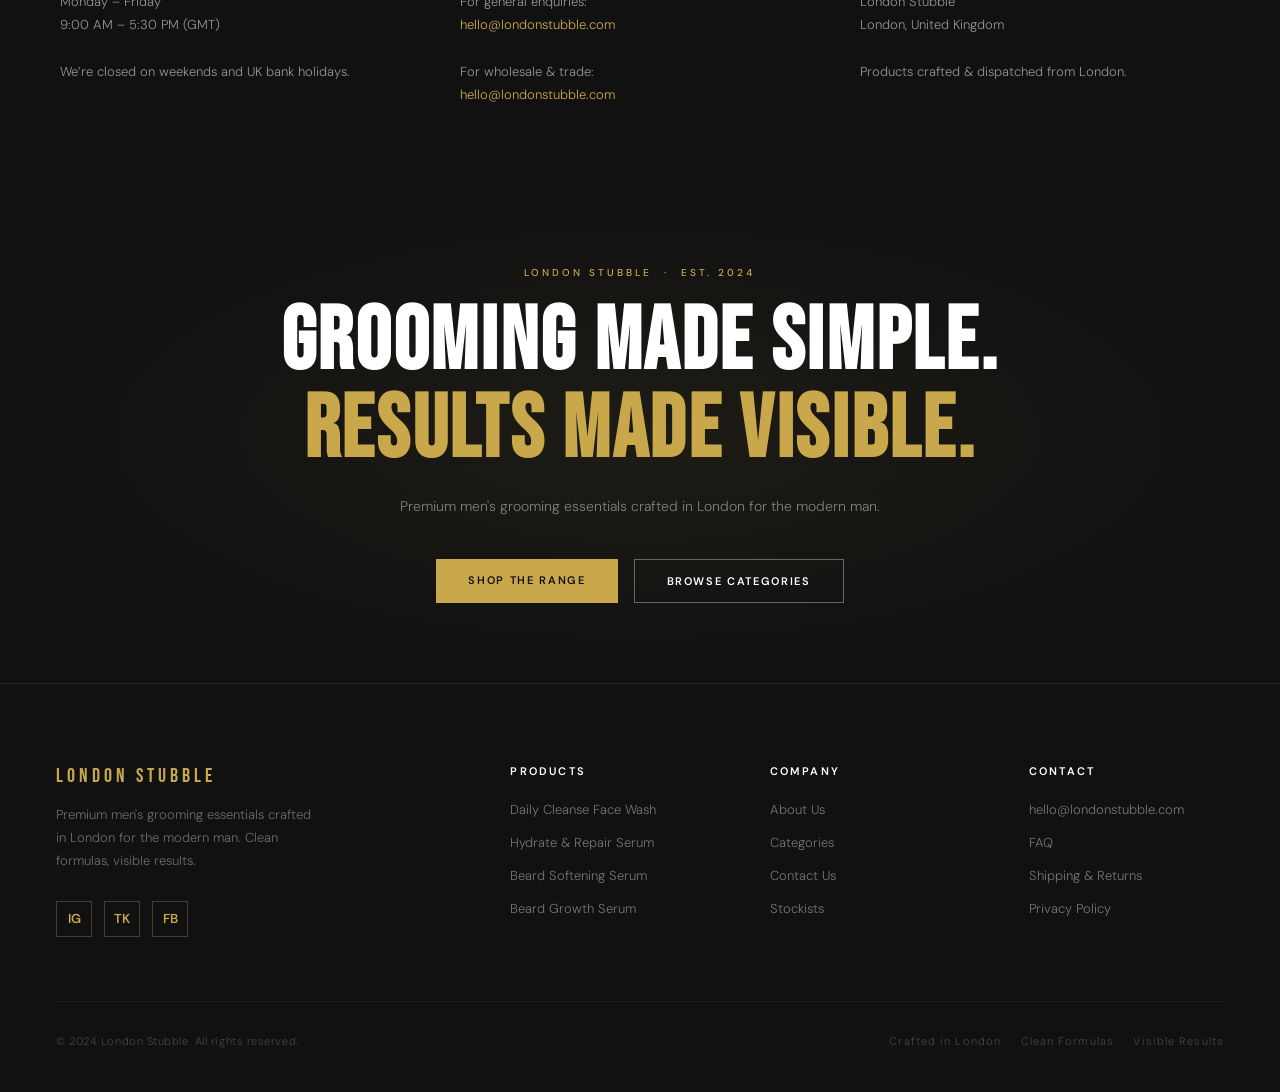
<file: contact.html>
<!DOCTYPE html>
<html lang="en">
<head>
  <meta charset="UTF-8" />
  <meta name="viewport" content="width=device-width, initial-scale=1.0" />
  <title>Contact Us – London Stubble</title>
  <link rel="preconnect" href="https://fonts.googleapis.com" />
  <link rel="preconnect" href="https://fonts.gstatic.com" crossorigin />
  <link href="https://fonts.googleapis.com/css2?family=Bebas+Neue&family=DM+Sans:wght@300;400;500;600;700&display=swap" rel="stylesheet" />
  <link rel="stylesheet" href="style.css" />
  <style>
    /* ===== CONTACT PAGE ===== */

    /* Info + Form Layout */
    .contact-page-section { background: var(--cream); padding: 100px 56px; }
    .contact-page-inner   { max-width: 1160px; margin: 0 auto; display: grid; grid-template-columns: 1fr 1.4fr; gap: 80px; align-items: start; }
    @media (max-width: 960px) {
      .contact-page-section { padding: 80px 24px; }
      .contact-page-inner   { grid-template-columns: 1fr; gap: 56px; }
    }

    /* Left column — info */
    .contact-info-side .section-title { margin-bottom: 20px; }
    .contact-intro { font-size: 14px; font-weight: 300; color: var(--muted); line-height: 1.85; margin-bottom: 48px; }
    .cinfo-block   { display: flex; flex-direction: column; gap: 28px; }
    .cinfo-item    { display: flex; align-items: flex-start; gap: 18px; }
    .cinfo-icon    {
      width: 44px; height: 44px; flex-shrink: 0;
      background: var(--dark); display: flex; align-items: center; justify-content: center;
    }
    .cinfo-icon svg { width: 20px; height: 20px; }
    .cinfo-label   { font-size: 10px; font-weight: 600; letter-spacing: 0.18em; text-transform: uppercase; color: var(--dark); margin-bottom: 4px; }
    .cinfo-value   { font-size: 14px; font-weight: 300; color: var(--muted); line-height: 1.6; }
    .cinfo-value a { color: var(--gold); text-decoration: none; }
    .cinfo-value a:hover { text-decoration: underline; }

    .cinfo-divider { border: none; border-top: 1px solid rgba(0,0,0,0.1); margin: 40px 0; }

    .cinfo-social-label { font-size: 10px; font-weight: 600; letter-spacing: 0.18em; text-transform: uppercase; color: var(--dark); margin-bottom: 16px; }
    .cinfo-socials { display: flex; gap: 12px; }
    .cinfo-soc-btn {
      width: 40px; height: 40px; background: var(--dark); color: var(--white);
      display: flex; align-items: center; justify-content: center;
      font-size: 11px; font-weight: 600; letter-spacing: 0.06em;
      text-decoration: none; transition: background 0.2s;
    }
    .cinfo-soc-btn:hover { background: var(--gold); color: var(--dark); }

    /* Right column — form */
    .contact-form-side { background: var(--white); padding: 48px 44px; }
    @media (max-width: 600px) { .contact-form-side { padding: 36px 24px; } }

    .contact-form-title { font-family: 'Bebas Neue', sans-serif; font-size: 28px; letter-spacing: 0.04em; color: var(--dark); margin-bottom: 8px; }
    .contact-form-sub   { font-size: 13px; font-weight: 300; color: var(--muted); margin-bottom: 36px; line-height: 1.7; }

    .contact-form    { display: flex; flex-direction: column; gap: 24px; }
    .contact-row     { display: grid; grid-template-columns: 1fr 1fr; gap: 20px; }
    @media (max-width: 600px) { .contact-row { grid-template-columns: 1fr; } }
    .contact-field   { display: flex; flex-direction: column; gap: 8px; }
    .contact-label   { font-size: 10px; font-weight: 600; letter-spacing: 0.18em; text-transform: uppercase; color: var(--dark); }
    .contact-input,
    .contact-textarea {
      background: var(--cream);
      border: 1px solid rgba(0,0,0,0.10);
      padding: 16px 18px;
      font-family: 'DM Sans', sans-serif;
      font-size: 14px; font-weight: 300;
      color: var(--dark);
      outline: none;
      transition: border-color 0.2s;
      width: 100%;
      box-sizing: border-box;
    }
    .contact-input::placeholder,
    .contact-textarea::placeholder { color: var(--muted); }
    .contact-input:focus,
    .contact-textarea:focus { border-color: var(--gold); background: var(--white); }
    .contact-textarea { resize: vertical; min-height: 130px; }
    .contact-select {
      background: var(--cream);
      border: 1px solid rgba(0,0,0,0.10);
      padding: 16px 18px;
      font-family: 'DM Sans', sans-serif;
      font-size: 14px; font-weight: 300;
      color: var(--dark);
      outline: none;
      width: 100%;
      box-sizing: border-box;
      transition: border-color 0.2s;
      appearance: none;
      background-image: url("data:image/svg+xml,%3Csvg xmlns='http://www.w3.org/2000/svg' width='12' height='8' viewBox='0 0 12 8'%3E%3Cpath d='M1 1l5 5 5-5' stroke='%23888878' stroke-width='1.5' fill='none' stroke-linecap='round'/%3E%3C/svg%3E");
      background-repeat: no-repeat;
      background-position: right 18px center;
    }
    .contact-select:focus { border-color: var(--gold); background-color: var(--white); }
    .contact-submit {
      display: inline-flex; align-items: center; gap: 10px;
      background: var(--gold); color: var(--dark);
      border: none; cursor: pointer;
      padding: 18px 36px;
      font-family: 'DM Sans', sans-serif;
      font-size: 11px; font-weight: 600;
      letter-spacing: 0.18em; text-transform: uppercase;
      transition: background 0.2s, transform 0.2s;
      align-self: flex-start;
      margin-top: 4px;
    }
    .contact-submit:hover { background: #b8943e; transform: translateY(-2px); }

    /* Map / Hours strip */
    .contact-hours-strip { background: var(--dark); padding: 80px 56px; }
    .contact-hours-inner { max-width: 1160px; margin: 0 auto; display: grid; grid-template-columns: repeat(3, 1fr); gap: 40px; }
    @media (max-width: 900px) {
      .contact-hours-strip { padding: 60px 24px; }
      .contact-hours-inner { grid-template-columns: 1fr; gap: 32px; }
    }
    .ch-block { }
    .ch-icon   { width: 40px; height: 40px; margin-bottom: 18px; }
    .ch-icon svg { width: 40px; height: 40px; }
    .ch-title  { font-family: 'Bebas Neue', sans-serif; font-size: 20px; letter-spacing: 0.08em; color: var(--white); margin-bottom: 10px; }
    .ch-body   { font-size: 13px; font-weight: 300; color: rgba(255,255,255,0.55); line-height: 1.8; }
    .ch-body a { color: var(--gold); text-decoration: none; }
    .ch-body a:hover { text-decoration: underline; }
  </style>
</head>
<body>

<!-- ==================== NAVBAR ==================== -->
<nav id="nav">
  <a href="index.html" class="nav-logo" style="display:flex;align-items:center;"><img src="logo.png" alt="London Stubble" style="height:80px;width:auto;" /></a>
  <ul class="nav-links">
    <li><a href="index.html">Home</a></li>
    <li><a href="categories.html">Categories</a></li>
    <li><a href="products.html">Products</a></li>
    <li><a href="about-us.html">About Us</a></li>
    <li><a href="contact.html" class="active">Contact Us</a></li>
  </ul>
  <a href="products.html" class="nav-cta">Shop Now</a>
  <button class="hamburger" id="ham" aria-label="Open menu">
    <span></span><span></span><span></span>
  </button>
</nav>

<div class="mob-nav" id="mob">
  <a href="index.html"       onclick="closeMob()">Home</a>
  <a href="categories.html"  onclick="closeMob()">Categories</a>
  <a href="products.html"    onclick="closeMob()">Products</a>
  <a href="about-us.html"    onclick="closeMob()">About Us</a>
  <a href="contact.html"     onclick="closeMob()">Contact Us</a>
</div>

<!-- ==================== PAGE HEADER ==================== -->
<header class="page-header">
  <div class="page-header-inner">
    <div class="breadcrumb">
      <a href="index.html">Home</a>
      <span class="sep">/</span>
      <span class="cur">Contact Us</span>
    </div>
    <span class="page-header-ey">Get In Touch</span>
    <h1 class="page-header-title">Contact <span>London Stubble</span></h1>
    <p class="page-header-sub">We&rsquo;d love to hear from you. Reach out for questions, wholesale enquiries, or just to say hello.</p>
  </div>
</header>

<!-- ==================== TICKER ==================== -->
<div class="ticker-section">
  <div class="tk-track">
    <span class="tk-i">Crafted in London</span><span class="tk-d">&#10022;</span>
    <span class="tk-i">Est. 2024</span><span class="tk-d">&#10022;</span>
    <span class="tk-i">Clean Formulas</span><span class="tk-d">&#10022;</span>
    <span class="tk-i">No Nonsense</span><span class="tk-d">&#10022;</span>
    <span class="tk-i">Premium Ingredients</span><span class="tk-d">&#10022;</span>
    <span class="tk-i">Everyday Confidence</span><span class="tk-d">&#10022;</span>
    <span class="tk-i">Crafted in London</span><span class="tk-d">&#10022;</span>
    <span class="tk-i">Est. 2024</span><span class="tk-d">&#10022;</span>
    <span class="tk-i">Clean Formulas</span><span class="tk-d">&#10022;</span>
    <span class="tk-i">No Nonsense</span><span class="tk-d">&#10022;</span>
    <span class="tk-i">Premium Ingredients</span><span class="tk-d">&#10022;</span>
    <span class="tk-i">Everyday Confidence</span><span class="tk-d">&#10022;</span>
  </div>
</div>

<!-- ==================== CONTACT SECTION ==================== -->
<section class="contact-page-section">
  <div class="contact-page-inner">

    <!-- LEFT: Info -->
    <div class="contact-info-side au">
      <span class="eyebrow">Let&rsquo;s Talk</span>
      <h2 class="section-title">We&rsquo;re Here to <span class="g">Help</span></h2>
      <p class="contact-intro">Have a question about a product, a wholesale enquiry, or want to share feedback? Send us a message and we&rsquo;ll get back to you within 24 hours.</p>

      <div class="cinfo-block">
        <div class="cinfo-item">
          <div class="cinfo-icon">
            <!-- Email icon -->
            <svg viewBox="0 0 24 24" fill="none" stroke="#C9A84C" stroke-width="1.6" stroke-linecap="round" stroke-linejoin="round">
              <rect x="2" y="4" width="20" height="16" rx="2"/>
              <path d="M2 7l10 7 10-7"/>
            </svg>
          </div>
          <div>
            <div class="cinfo-label">Email</div>
            <div class="cinfo-value"><a href="mailto:hello@londonstubble.com">hello@londonstubble.com</a></div>
          </div>
        </div>

        <div class="cinfo-item">
          <div class="cinfo-icon">
            <!-- Location icon -->
            <svg viewBox="0 0 24 24" fill="none" stroke="#C9A84C" stroke-width="1.6" stroke-linecap="round" stroke-linejoin="round">
              <path d="M12 2C8.134 2 5 5.134 5 9c0 5.25 7 13 7 13s7-7.75 7-13c0-3.866-3.134-7-7-7z"/>
              <circle cx="12" cy="9" r="2.5"/>
            </svg>
          </div>
          <div>
            <div class="cinfo-label">Based In</div>
            <div class="cinfo-value">London, United Kingdom</div>
          </div>
        </div>

        <div class="cinfo-item">
          <div class="cinfo-icon">
            <!-- Clock icon -->
            <svg viewBox="0 0 24 24" fill="none" stroke="#C9A84C" stroke-width="1.6" stroke-linecap="round" stroke-linejoin="round">
              <circle cx="12" cy="12" r="9"/>
              <path d="M12 7v5l3 3"/>
            </svg>
          </div>
          <div>
            <div class="cinfo-label">Response Time</div>
            <div class="cinfo-value">Within 24 hours,<br>Monday – Friday</div>
          </div>
        </div>
      </div>

      <hr class="cinfo-divider" />

      <div class="cinfo-social-label">Follow Us</div>
      <div class="cinfo-socials">
        <a href="#" class="cinfo-soc-btn" aria-label="Instagram">IG</a>
        <a href="#" class="cinfo-soc-btn" aria-label="TikTok">TK</a>
        <a href="#" class="cinfo-soc-btn" aria-label="Facebook">FB</a>
      </div>
    </div>

    <!-- RIGHT: Form -->
    <div class="contact-form-side au">
      <div class="contact-form-title">Send Us a Message</div>
      <div class="contact-form-sub">All fields marked * are required. We typically respond within one business day.</div>
      <form class="contact-form" onsubmit="handleContact(event)">
        <div class="contact-row">
          <div class="contact-field">
            <label class="contact-label">First Name *</label>
            <input class="contact-input" type="text" placeholder="Your first name" required />
          </div>
          <div class="contact-field">
            <label class="contact-label">Last Name</label>
            <input class="contact-input" type="text" placeholder="Your last name" />
          </div>
        </div>
        <div class="contact-row">
          <div class="contact-field">
            <label class="contact-label">Email Address *</label>
            <input class="contact-input" type="email" placeholder="your@email.com" required />
          </div>
          <div class="contact-field">
            <label class="contact-label">Phone Number</label>
            <input class="contact-input" type="tel" placeholder="+44 7700 000000" />
          </div>
        </div>
        <div class="contact-field">
          <label class="contact-label">Enquiry Type</label>
          <select class="contact-select">
            <option value="" disabled selected>Select a topic</option>
            <option value="product">Product Question</option>
            <option value="order">Order &amp; Shipping</option>
            <option value="wholesale">Wholesale / Trade</option>
            <option value="feedback">Feedback</option>
            <option value="other">Other</option>
          </select>
        </div>
        <div class="contact-field">
          <label class="contact-label">Message *</label>
          <textarea class="contact-textarea" placeholder="How can we help you?" required></textarea>
        </div>
        <button class="contact-submit" type="submit">Send Message &nbsp;&#8594;</button>
      </form>
    </div>

  </div>
</section>

<!-- ==================== INFO STRIP ==================== -->
<section class="contact-hours-strip">
  <div class="contact-hours-inner">

    <div class="ch-block au">
      <div class="ch-icon">
        <svg viewBox="0 0 40 40" fill="none" stroke="#C9A84C" stroke-width="1.5" stroke-linecap="round" stroke-linejoin="round">
          <rect x="6" y="8" width="28" height="24" rx="3"/>
          <path d="M6 14h28"/>
          <path d="M13 5v6M27 5v6"/>
          <path d="M12 22h6M12 27h10"/>
        </svg>
      </div>
      <div class="ch-title">Working Hours</div>
      <div class="ch-body">
        Monday – Friday<br>
        9:00 AM – 5:30 PM (GMT)<br><br>
        We&rsquo;re closed on weekends and UK bank holidays.
      </div>
    </div>

    <div class="ch-block au">
      <div class="ch-icon">
        <svg viewBox="0 0 40 40" fill="none" stroke="#C9A84C" stroke-width="1.5" stroke-linecap="round" stroke-linejoin="round">
          <rect x="5" y="8" width="30" height="22" rx="3"/>
          <path d="M5 13l15 10 15-10"/>
        </svg>
      </div>
      <div class="ch-title">Email Us</div>
      <div class="ch-body">
        For general enquiries:<br>
        <a href="mailto:hello@londonstubble.com">hello@londonstubble.com</a><br><br>
        For wholesale &amp; trade:<br>
        <a href="mailto:hello@londonstubble.com">hello@londonstubble.com</a>
      </div>
    </div>

    <div class="ch-block au">
      <div class="ch-icon">
        <svg viewBox="0 0 40 40" fill="none" stroke="#C9A84C" stroke-width="1.5" stroke-linecap="round" stroke-linejoin="round">
          <path d="M20 4C13.373 4 8 9.373 8 16c0 9 12 20 12 20s12-11 12-20c0-6.627-5.373-12-12-12z"/>
          <circle cx="20" cy="16" r="4"/>
        </svg>
      </div>
      <div class="ch-title">Our Location</div>
      <div class="ch-body">
        London Stubble<br>
        London, United Kingdom<br><br>
        Products crafted &amp; dispatched from London.
      </div>
    </div>

  </div>
</section>

<!-- ==================== CTA STRIP ==================== -->
<div class="vstrip">
  <div class="vstrip-inner">
    <span class="vstrip-ey">London Stubble &nbsp;&middot;&nbsp; Est. 2024</span>
    <h2 class="vstrip-ttl">Grooming Made Simple.<br><span>Results Made Visible.</span></h2>
    <p class="vstrip-sub">Premium men's grooming essentials crafted in London for the modern man.</p>
    <div class="vstrip-ctas">
      <a href="products.html"   class="btn-gold">Shop The Range</a>
      <a href="categories.html" class="btn-lined-light">Browse Categories</a>
    </div>
  </div>
</div>

<!-- ==================== FOOTER ==================== -->
<footer>
  <div class="ft">
    <div>
      <div class="ft-logo">London Stubble</div>
      <p class="ft-desc">Premium men's grooming essentials crafted in London for the modern man. Clean formulas, visible results.</p>
      <div class="ft-soc">
        <a href="#" aria-label="Instagram">IG</a>
        <a href="#" aria-label="TikTok">TK</a>
        <a href="#" aria-label="Facebook">FB</a>
      </div>
    </div>
    <div class="ft-col">
      <div class="ft-col-h">Products</div>
      <ul>
        <li><a href="products.html">Daily Cleanse Face Wash</a></li>
        <li><a href="products.html">Hydrate &amp; Repair Serum</a></li>
        <li><a href="products.html">Beard Softening Serum</a></li>
        <li><a href="products.html">Beard Growth Serum</a></li>
      </ul>
    </div>
    <div class="ft-col">
      <div class="ft-col-h">Company</div>
      <ul>
        <li><a href="about-us.html">About Us</a></li>
        <li><a href="categories.html">Categories</a></li>
        <li><a href="contact.html">Contact Us</a></li>
        <li><a href="#">Stockists</a></li>
      </ul>
    </div>
    <div class="ft-col">
      <div class="ft-col-h">Contact</div>
      <ul>
        <li><a href="mailto:hello@londonstubble.com">hello@londonstubble.com</a></li>
        <li><a href="#">FAQ</a></li>
        <li><a href="#">Shipping &amp; Returns</a></li>
        <li><a href="#">Privacy Policy</a></li>
      </ul>
    </div>
  </div>
  <div class="ft-bot">
    <span class="ft-copy">&copy; 2024 London Stubble. All rights reserved.</span>
    <span class="ft-tag">Crafted in London &nbsp;&middot;&nbsp; Clean Formulas &nbsp;&middot;&nbsp; Visible Results</span>
  </div>
</footer>

<script>
  const nav = document.getElementById('nav');
  window.addEventListener('scroll', () => nav.classList.toggle('scrolled', window.scrollY > 20));
  const ham = document.getElementById('ham');
  const mob = document.getElementById('mob');
  ham.addEventListener('click', () => {
    ham.classList.toggle('open');
    mob.classList.toggle('open');
    document.body.style.overflow = mob.classList.contains('open') ? 'hidden' : '';
  });
  function closeMob() {
    ham.classList.remove('open'); mob.classList.remove('open');
    document.body.style.overflow = '';
  }
  const observer = new IntersectionObserver((entries) => {
    entries.forEach(el => {
      if (el.isIntersecting) {
        el.target.style.transition = 'opacity 0.75s ease, transform 0.75s ease';
        el.target.style.opacity = '1'; el.target.style.transform = 'none';
        observer.unobserve(el.target);
      }
    });
  }, { threshold: 0.1 });
  document.querySelectorAll('.au, .al, .ar').forEach(el => observer.observe(el));

  function handleContact(e) {
    e.preventDefault();
    const btn = e.target.querySelector('.contact-submit');
    btn.textContent = 'Message Sent ✓';
    btn.style.background = '#2a6a2a';
    btn.style.color = '#fff';
    btn.disabled = true;
    setTimeout(() => {
      btn.textContent = 'Send Message →';
      btn.style.background = '';
      btn.style.color = '';
      btn.disabled = false;
      e.target.reset();
    }, 3000);
  }
</script>
</body>
</html>
</file>
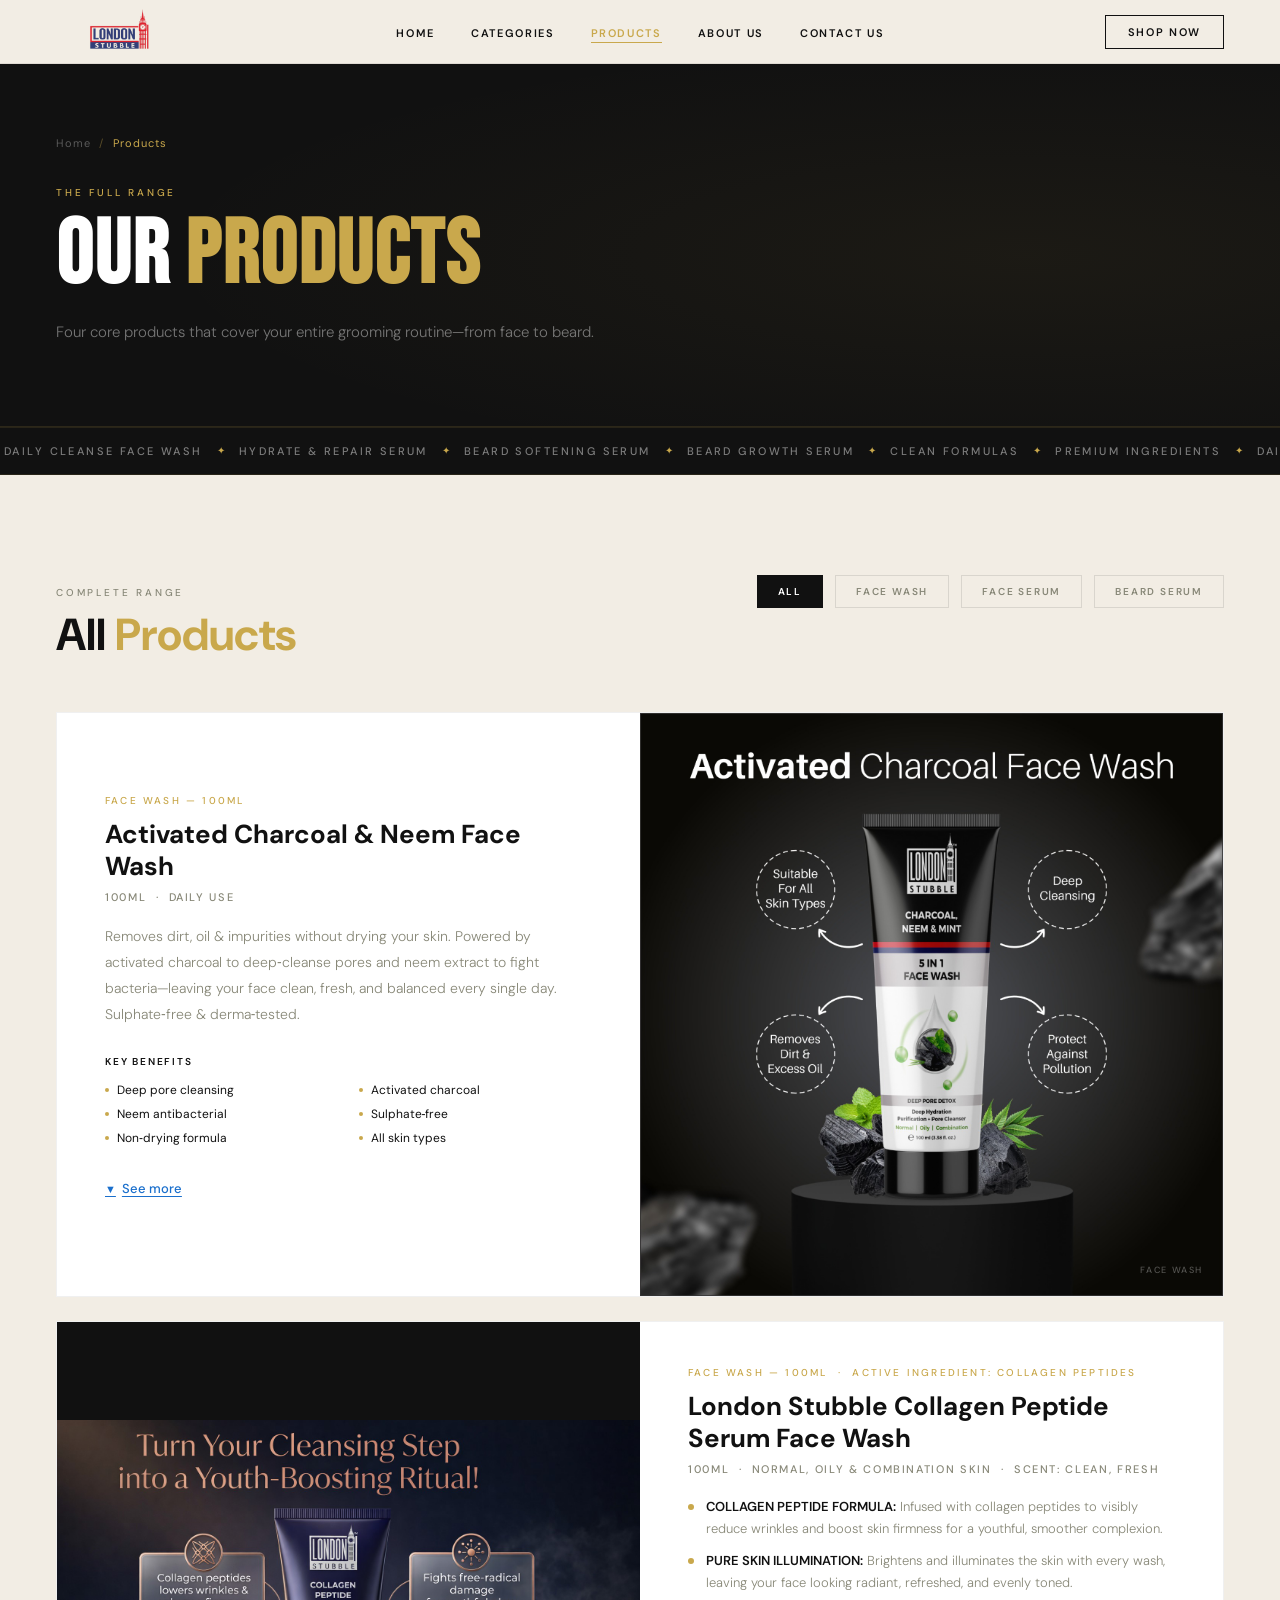
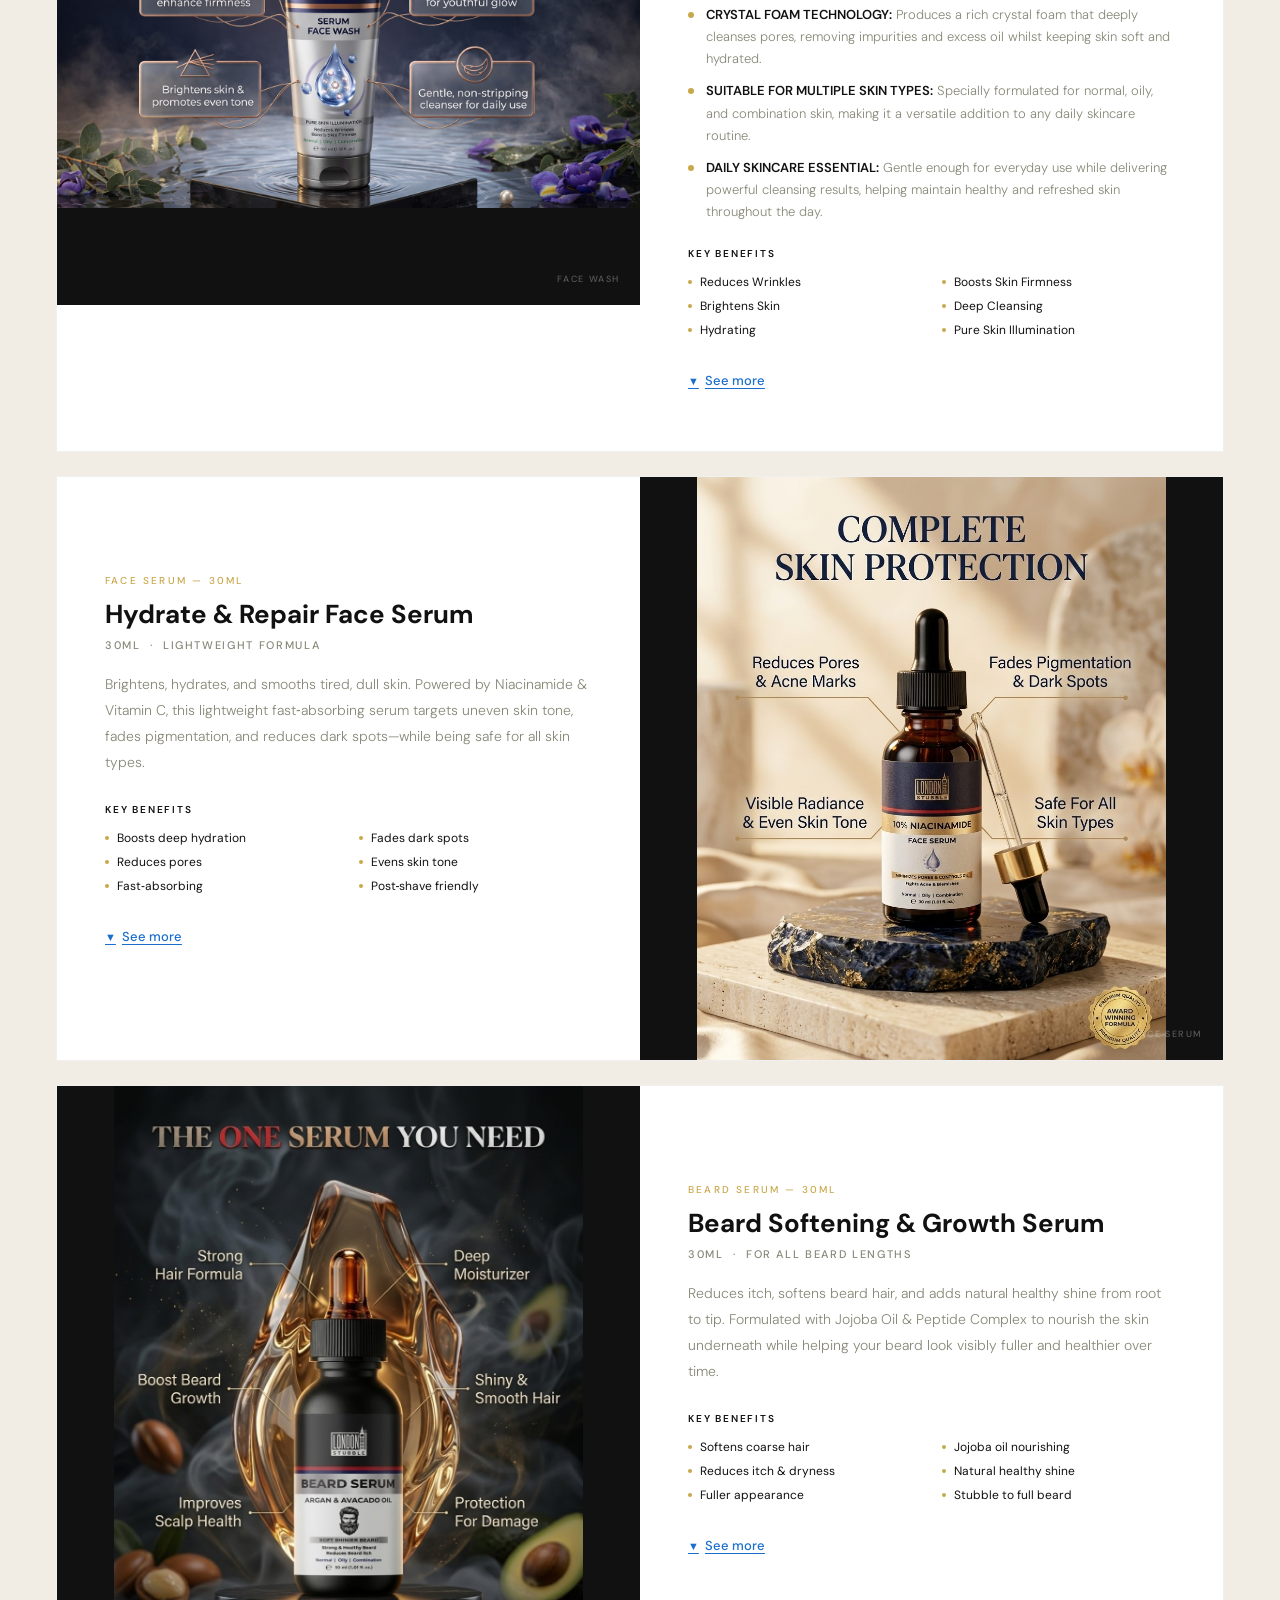
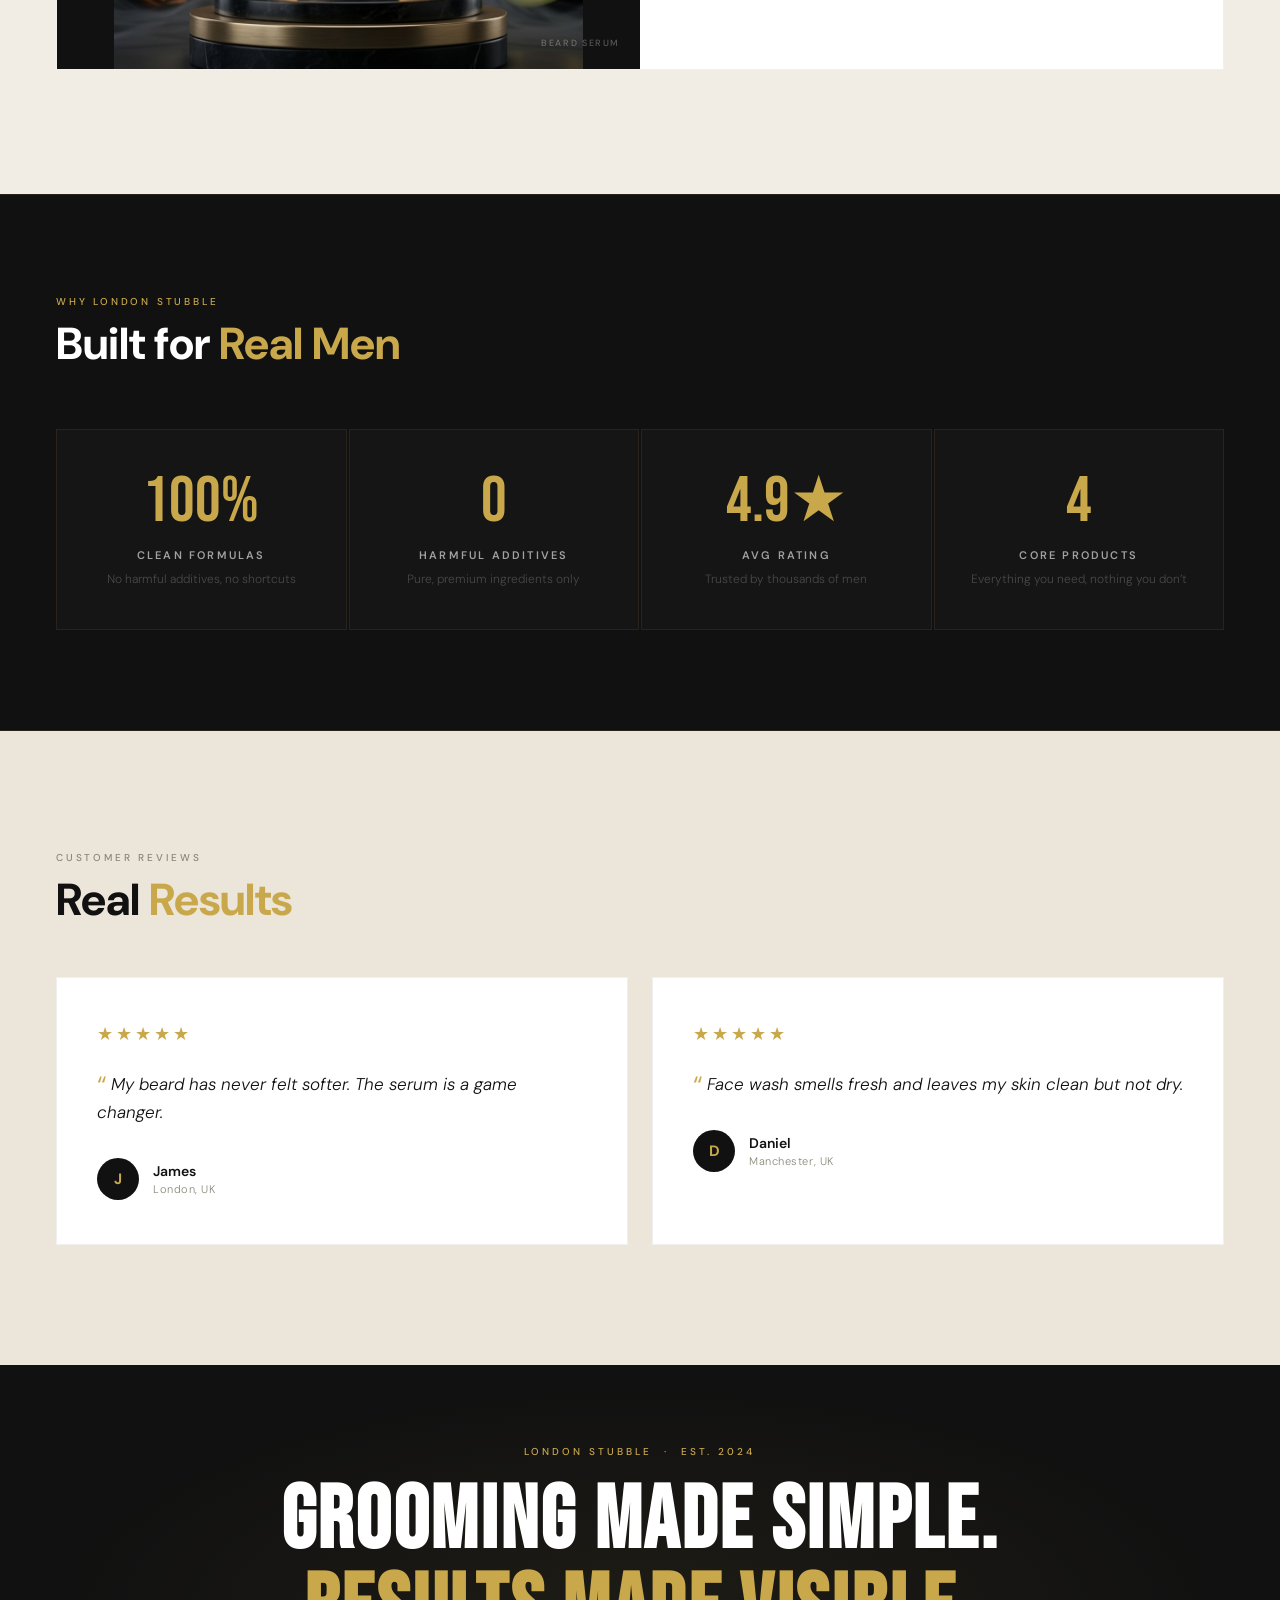
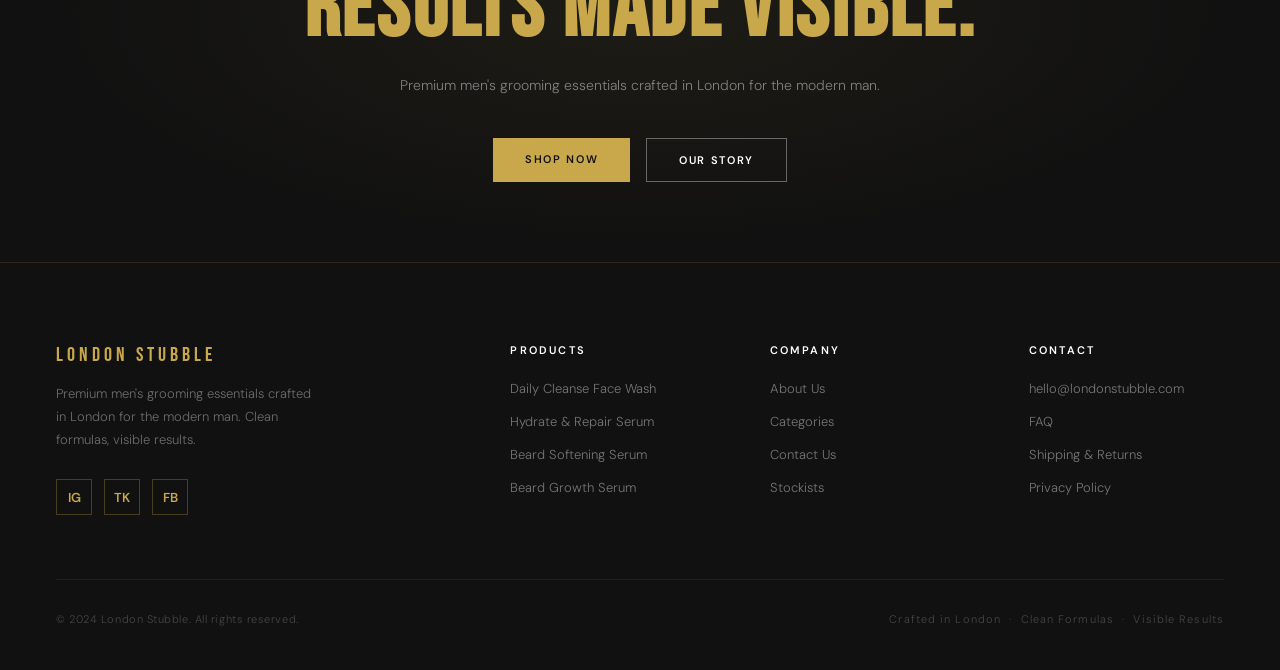
<file: products.html>
﻿<!DOCTYPE html>
<html lang="en">
<head>
  <meta charset="UTF-8" />
  <meta name="viewport" content="width=device-width, initial-scale=1.0" />
  <title>Products – London Stubble</title>
  <link rel="preconnect" href="https://fonts.googleapis.com" />
  <link rel="preconnect" href="https://fonts.gstatic.com" crossorigin />
  <link href="https://fonts.googleapis.com/css2?family=Bebas+Neue&family=DM+Sans:wght@300;400;500;600;700&display=swap" rel="stylesheet" />
  <link rel="stylesheet" href="style.css" />
  <style>
    /* ===== PRODUCT LIST PAGE ===== */
    .prods-section { background: var(--cream); padding: 100px 56px; }
    .prods-inner   { max-width: 1200px; margin: 0 auto; }

    /* Filter bar */
    .filter-bar {
      display: flex;
      gap: 12px;
      margin-bottom: 52px;
      flex-wrap: wrap;
    }
    .filter-btn {
      font-size: 10px;
      font-weight: 600;
      letter-spacing: 0.18em;
      text-transform: uppercase;
      color: var(--muted);
      border: 1px solid rgba(0,0,0,0.1);
      background: transparent;
      padding: 9px 20px;
      cursor: pointer;
      transition: all 0.2s;
    }
    .filter-btn:hover,
    .filter-btn.active { background: var(--dark); color: var(--white); border-color: var(--dark); }

    /* Detailed product rows */
    .prod-row {
      display: grid;
      grid-template-columns: 1fr 1fr;
      gap: 0;
      background: var(--white);
      border: 1px solid rgba(0,0,0,0.06);
      margin-bottom: 24px;
      overflow: hidden;
      transition: box-shadow 0.3s;
    }
    .prod-row:hover { box-shadow: 0 16px 48px rgba(0,0,0,0.1); }
    .prod-row:nth-child(even) .prod-row-img { order: 2; }
    .prod-row:nth-child(even) .prod-row-body { order: 1; }

    .prod-row-img {
      background: var(--dark);
      position: relative;
      aspect-ratio: 1 / 1;
      overflow: hidden;
      display: flex;
      align-items: center;
      justify-content: center;
    }
    .prod-row-badge {
      position: absolute;
      top: 20px; left: 20px;
      font-size: 9px;
      font-weight: 600;
      letter-spacing: 0.18em;
      text-transform: uppercase;
      background: var(--gold);
      color: var(--dark);
      padding: 5px 12px;
    }
    .prod-row-cat {
      position: absolute;
      bottom: 20px; right: 20px;
      font-size: 9px;
      font-weight: 500;
      letter-spacing: 0.18em;
      text-transform: uppercase;
      color: rgba(255,255,255,0.3);
    }

    .prod-row-body { padding: 44px 48px; display: flex; flex-direction: column; justify-content: center; }
    .prod-row-ey {
      font-size: 10px; font-weight: 500;
      letter-spacing: 0.22em; text-transform: uppercase;
      color: var(--gold); margin-bottom: 12px; display: block;
    }
    .prod-row-name { font-weight: 700; font-size: 26px; color: var(--dark); line-height: 1.2; margin-bottom: 8px; }
    .prod-row-vol  { font-size: 11px; font-weight: 500; letter-spacing: 0.15em; text-transform: uppercase; color: var(--muted); margin-bottom: 20px; }
    .prod-row-desc { font-size: 14px; font-weight: 300; color: var(--muted); line-height: 1.85; margin-bottom: 28px; }

    .prod-row-feats-title {
      font-size: 10px; font-weight: 600;
      letter-spacing: 0.18em; text-transform: uppercase;
      color: var(--dark); margin-bottom: 14px;
    }
    .prod-row-feats {
      display: grid;
      grid-template-columns: 1fr 1fr;
      gap: 8px 20px;
      margin-bottom: 24px;
    }
    .prod-row-feat {
      display: flex;
      align-items: center;
      gap: 8px;
      font-size: 12px;
      font-weight: 400;
      color: var(--dark);
    }
    .prod-row-feat::before {
      content: '';
      width: 4px; height: 4px;
      background: var(--gold);
      border-radius: 50%;
      flex-shrink: 0;
    }

    .prod-how-title {
      font-size: 10px; font-weight: 600;
      letter-spacing: 0.18em; text-transform: uppercase;
      color: var(--dark); margin-bottom: 10px; margin-top: 20px;
      padding-top: 20px;
      border-top: 1px solid rgba(0,0,0,0.06);
    }
    .prod-how-text {
      font-size: 12px; font-weight: 300;
      color: var(--muted); line-height: 1.75;
      margin-bottom: 28px;
      font-style: italic;
    }

    .prod-row-cta { display: flex; align-items: center; gap: 16px; flex-wrap: wrap; }
    .prod-row-price {
      font-family: 'Bebas Neue', sans-serif;
      font-size: 28px;
      color: var(--dark);
      letter-spacing: 0.05em;
    }

    /* Amazon bullet points */
    .prod-bullets { list-style: none; padding: 0; margin: 0 0 24px; display: flex; flex-direction: column; gap: 10px; }
    .prod-bullets li { font-size: 13px; font-weight: 300; color: var(--muted); line-height: 1.7; padding-left: 18px; position: relative; }
    .prod-bullets li::before { content: ''; position: absolute; left: 0; top: 8px; width: 6px; height: 6px; background: var(--gold); border-radius: 50%; }
    .prod-bullets li strong { color: var(--dark); font-weight: 600; }

    /* Product spec table */
    .prod-spec-table { width: 100%; border-collapse: collapse; margin: 18px 0 24px; font-size: 12px; }
    .prod-spec-table tr { border-bottom: 1px solid rgba(0,0,0,0.06); }
    .prod-spec-table tr:last-child { border-bottom: none; }
    .prod-spec-table td { padding: 9px 0; vertical-align: top; }
    .prod-spec-table td:first-child { font-weight: 600; color: var(--dark); width: 44%; letter-spacing: 0.03em; }
    .prod-spec-table td:last-child { color: var(--muted); font-weight: 300; }


    /* See More toggle */
    .prod-more-wrap {
      overflow: hidden;
      max-height: 0;
      opacity: 0;
      transition: max-height 0.45s ease, opacity 0.35s ease;
    }
    .prod-more-wrap.open {
      max-height: 1000px;
      opacity: 1;
    }
    .see-more-btn {
      display: inline-flex;
      align-items: center;
      gap: 6px;
      background: none;
      border: none;
      color: #1a6fcc;
      font-family: 'DM Sans', sans-serif;
      font-size: 13px;
      font-weight: 500;
      cursor: pointer;
      padding: 10px 0 18px;
      text-decoration: underline;
      text-underline-offset: 3px;
    }
    .see-more-btn:hover { color: #0f4fa0; }
    .see-more-btn .arr { font-style: normal; font-size: 11px; }

    .prod-row-img { cursor: default; }

    @media (max-width: 1100px) {
      .prod-row { grid-template-columns: 1fr; }
      .prod-row:nth-child(even) .prod-row-img,
      .prod-row:nth-child(even) .prod-row-body { order: unset; }
      .prod-row-img { aspect-ratio: 1 / 1; }
    }
    @media (max-width: 900px) {
      .prods-section { padding: 80px 24px; }
      .prod-row-body { padding: 32px 28px; }
      .prod-row-feats { grid-template-columns: 1fr; }
    }
  </style>
</head>
<body>

<!-- ==================== NAVBAR ==================== -->
<nav id="nav">
  <a href="index.html" class="nav-logo" style="display:flex;align-items:center;"><img src="logo.png" alt="London Stubble" style="height:80px;width:auto;" /></a>
  <ul class="nav-links">
    <li><a href="index.html">Home</a></li>
    <li><a href="categories.html">Categories</a></li>
    <li><a href="products.html" class="active">Products</a></li>
    <li><a href="about-us.html">About Us</a></li>
    <li><a href="contact.html">Contact Us</a></li>
  </ul>
  <a href="products.html" class="nav-cta">Shop Now</a>
  <button class="hamburger" id="ham" aria-label="Open menu">
    <span></span><span></span><span></span>
  </button>
</nav>

<div class="mob-nav" id="mob">
  <a href="index.html"       onclick="closeMob()">Home</a>
  <a href="categories.html"  onclick="closeMob()">Categories</a>
  <a href="products.html"    onclick="closeMob()">Products</a>
  <a href="about-us.html"    onclick="closeMob()">About Us</a>
  <a href="contact.html"     onclick="closeMob()">Contact Us</a>
</div>

<!-- ==================== PAGE HEADER ==================== -->
<header class="page-header">
  <div class="page-header-inner">
    <div class="breadcrumb">
      <a href="index.html">Home</a>
      <span class="sep">/</span>
      <span class="cur">Products</span>
    </div>
    <span class="page-header-ey">The Full Range</span>
    <h1 class="page-header-title">Our <span>Products</span></h1>
    <p class="page-header-sub">Four core products that cover your entire grooming routine&mdash;from face to beard.</p>
  </div>
</header>

<!-- ==================== TICKER ==================== -->
<div class="ticker-section">
  <div class="tk-track">
    <span class="tk-i">Daily Cleanse Face Wash</span><span class="tk-d">&#10022;</span>
    <span class="tk-i">Hydrate &amp; Repair Serum</span><span class="tk-d">&#10022;</span>
    <span class="tk-i">Beard Softening Serum</span><span class="tk-d">&#10022;</span>
    <span class="tk-i">Beard Growth Serum</span><span class="tk-d">&#10022;</span>
    <span class="tk-i">Clean Formulas</span><span class="tk-d">&#10022;</span>
    <span class="tk-i">Premium Ingredients</span><span class="tk-d">&#10022;</span>
    <span class="tk-i">Daily Cleanse Face Wash</span><span class="tk-d">&#10022;</span>
    <span class="tk-i">Hydrate &amp; Repair Serum</span><span class="tk-d">&#10022;</span>
    <span class="tk-i">Beard Softening Serum</span><span class="tk-d">&#10022;</span>
    <span class="tk-i">Beard Growth Serum</span><span class="tk-d">&#10022;</span>
    <span class="tk-i">Clean Formulas</span><span class="tk-d">&#10022;</span>
    <span class="tk-i">Premium Ingredients</span><span class="tk-d">&#10022;</span>
  </div>
</div>

<!-- ==================== PRODUCTS LIST ==================== -->
<section class="prods-section">
  <div class="prods-inner">

    <div class="sec-hdr au">
      <div>
        <span class="eyebrow">Complete Range</span>
        <h2 class="section-title">All <span class="g">Products</span></h2>
      </div>
      <div class="filter-bar">
        <button class="filter-btn active">All</button>
        <button class="filter-btn">Face Wash</button>
        <button class="filter-btn">Face Serum</button>
        <button class="filter-btn">Beard Serum</button>
      </div>
    </div>

    <!-- ---- Product 1: Activated Charcoal & Neem Face Wash ---- -->
    <div class="prod-row au" id="face-wash">
      <div class="prod-row-img">
        <img src="Image1.jpeg" alt="Activated Charcoal & Neem Face Wash" style="width:100%;height:100%;object-fit:contain;display:block;" />
        <span class="prod-row-cat">Face Wash</span>
      </div>
      <div class="prod-row-body">
        <span class="prod-row-ey">Face Wash &mdash; 100ml</span>
        <h2 class="prod-row-name">Activated Charcoal &amp; Neem Face Wash</h2>
        <div class="prod-row-vol">100ml &nbsp;&middot;&nbsp; Daily Use</div>
        <p class="prod-row-desc">Removes dirt, oil &amp; impurities without drying your skin. Powered by activated charcoal to deep&#8209;cleanse pores and neem extract to fight bacteria&mdash;leaving your face clean, fresh, and balanced every single day. Sulphate&#8209;free &amp; derma&#8209;tested.</p>

        <div class="prod-row-feats-title">Key Benefits</div>
        <div class="prod-row-feats">
          <div class="prod-row-feat">Deep pore cleansing</div>
          <div class="prod-row-feat">Activated charcoal</div>
          <div class="prod-row-feat">Neem antibacterial</div>
          <div class="prod-row-feat">Sulphate&#8209;free</div>
          <div class="prod-row-feat">Non&#8209;drying formula</div>
          <div class="prod-row-feat">All skin types</div>
        </div>

        <button class="see-more-btn" onclick="toggleMore(this)"><span class="arr">&#9660;</span> See more</button>
        <div class="prod-more-wrap">
          <div class="prod-how-title">How To Use</div>
          <p class="prod-how-text">"Wet face, apply a small amount and massage in circular motions. Rinse thoroughly. Use morning and night for best results."</p>
        </div>

      </div>
    </div>

    <!-- ---- Product 2: Collagen Peptide Serum Face Wash ---- -->
    <div class="prod-row au" id="collagen-face-wash">
      <div class="prod-row-img">
        <img src="Image2.jpg" alt="London Stubble Collagen Peptide Serum Face Wash" style="width:100%;height:100%;object-fit:contain;display:block;" />
        <span class="prod-row-cat">Face Wash</span>
      </div>
      <div class="prod-row-body">
        <span class="prod-row-ey">Face Wash &mdash; 100ml &nbsp;&middot;&nbsp; Active Ingredient: Collagen Peptides</span>
        <h2 class="prod-row-name">London Stubble Collagen Peptide Serum Face Wash</h2>
        <div class="prod-row-vol">100ml &nbsp;&middot;&nbsp; Normal, Oily &amp; Combination Skin &nbsp;&middot;&nbsp; Scent: Clean, Fresh</div>

        <ul class="prod-bullets">
          <li><strong>COLLAGEN PEPTIDE FORMULA:</strong> Infused with collagen peptides to visibly reduce wrinkles and boost skin firmness for a youthful, smoother complexion.</li>
          <li><strong>PURE SKIN ILLUMINATION:</strong> Brightens and illuminates the skin with every wash, leaving your face looking radiant, refreshed, and evenly toned.</li>
          <li><strong>CRYSTAL FOAM TECHNOLOGY:</strong> Produces a rich crystal foam that deeply cleanses pores, removing impurities and excess oil whilst keeping skin soft and hydrated.</li>
          <li><strong>SUITABLE FOR MULTIPLE SKIN TYPES:</strong> Specially formulated for normal, oily, and combination skin, making it a versatile addition to any daily skincare routine.</li>
          <li><strong>DAILY SKINCARE ESSENTIAL:</strong> Gentle enough for everyday use while delivering powerful cleansing results, helping maintain healthy and refreshed skin throughout the day.</li>
        </ul>

        <div class="prod-row-feats-title">Key Benefits</div>
        <div class="prod-row-feats">
          <div class="prod-row-feat">Reduces Wrinkles</div>
          <div class="prod-row-feat">Boosts Skin Firmness</div>
          <div class="prod-row-feat">Brightens Skin</div>
          <div class="prod-row-feat">Deep Cleansing</div>
          <div class="prod-row-feat">Hydrating</div>
          <div class="prod-row-feat">Pure Skin Illumination</div>
        </div>

        <button class="see-more-btn" onclick="toggleMore(this)"><span class="arr">&#9660;</span> See more</button>
        <div class="prod-more-wrap">
          <div class="prod-row-feats-title" style="margin-top:4px;">Product Details</div>
          <table class="prod-spec-table">
            <tr><td>Brand</td><td>London Stubble</td></tr>
            <tr><td>Item Weight</td><td>120 Grams</td></tr>
            <tr><td>Dimensions</td><td>45 &times; 45 &times; 110 mm</td></tr>
            <tr><td>Scent</td><td>Clean, Fresh</td></tr>
            <tr><td>Skin Type</td><td>Combination, Normal, Oily</td></tr>
            <tr><td>Age Range</td><td>Adult</td></tr>
            <tr><td>Active Ingredient</td><td>Collagen Peptides</td></tr>
            <tr><td>Special Feature</td><td>Collagen Peptide Infused, Crystal Foam Formula, Pure Skin Illumination, Reduces Wrinkles</td></tr>
            <tr><td>Package Quantity</td><td>1</td></tr>
          </table>
          <div class="prod-how-title">How To Use</div>
          <p class="prod-how-text">"Apply a small amount onto a wet face, massage gently in circular motions, rinse with water, and pat dry. Use morning and evening for visible anti&#8209;ageing results."</p>
        </div>

      </div>
    </div>

    <!-- ---- Product 3: Hydrate & Repair Face Serum ---- -->
    <div class="prod-row au" id="face-serum">
      <div class="prod-row-img">
        <img src="Image4.jpg" alt="Hydrate & Repair Face Serum" style="width:100%;height:100%;object-fit:contain;display:block;" />
        <span class="prod-row-cat">Face Serum</span>
      </div>
      <div class="prod-row-body">
        <span class="prod-row-ey">Face Serum &mdash; 30ml</span>
        <h2 class="prod-row-name">Hydrate &amp; Repair Face Serum</h2>
        <div class="prod-row-vol">30ml &nbsp;&middot;&nbsp; Lightweight Formula</div>
        <p class="prod-row-desc">Brightens, hydrates, and smooths tired, dull skin. Powered by Niacinamide &amp; Vitamin C, this lightweight fast&#8209;absorbing serum targets uneven skin tone, fades pigmentation, and reduces dark spots&mdash;while being safe for all skin types.</p>

        <div class="prod-row-feats-title">Key Benefits</div>
        <div class="prod-row-feats">
          <div class="prod-row-feat">Boosts deep hydration</div>
          <div class="prod-row-feat">Fades dark spots</div>
          <div class="prod-row-feat">Reduces pores</div>
          <div class="prod-row-feat">Evens skin tone</div>
          <div class="prod-row-feat">Fast&#8209;absorbing</div>
          <div class="prod-row-feat">Post&#8209;shave friendly</div>
        </div>

        <button class="see-more-btn" onclick="toggleMore(this)"><span class="arr">&#9660;</span> See more</button>
        <div class="prod-more-wrap">
          <div class="prod-how-title">How To Use</div>
          <p class="prod-how-text">"Apply 2&ndash;3 drops after cleansing, before moisturiser. Gently press into skin until fully absorbed. Use morning and night."</p>
        </div>

      </div>
    </div>

    <!-- ---- Product 4: Beard Softening & Growth Serum ---- -->
    <div class="prod-row au" id="beard-serum">
      <div class="prod-row-img">
        <img src="Image3.jpg" alt="Beard Softening & Growth Serum" style="width:100%;height:100%;object-fit:contain;display:block;" />
        <span class="prod-row-cat">Beard Serum</span>
      </div>
      <div class="prod-row-body">
        <span class="prod-row-ey">Beard Serum &mdash; 30ml</span>
        <h2 class="prod-row-name">Beard Softening &amp; Growth Serum</h2>
        <div class="prod-row-vol">30ml &nbsp;&middot;&nbsp; For All Beard Lengths</div>
        <p class="prod-row-desc">Reduces itch, softens beard hair, and adds natural healthy shine from root to tip. Formulated with Jojoba Oil &amp; Peptide Complex to nourish the skin underneath while helping your beard look visibly fuller and healthier over time.</p>

        <div class="prod-row-feats-title">Key Benefits</div>
        <div class="prod-row-feats">
          <div class="prod-row-feat">Softens coarse hair</div>
          <div class="prod-row-feat">Jojoba oil nourishing</div>
          <div class="prod-row-feat">Reduces itch &amp; dryness</div>
          <div class="prod-row-feat">Natural healthy shine</div>
          <div class="prod-row-feat">Fuller appearance</div>
          <div class="prod-row-feat">Stubble to full beard</div>
        </div>

        <button class="see-more-btn" onclick="toggleMore(this)"><span class="arr">&#9660;</span> See more</button>
        <div class="prod-more-wrap">
          <div class="prod-how-title">How To Use</div>
          <p class="prod-how-text">"Apply a few drops to your beard and massage through evenly from root to tip. Use daily on clean, dry or slightly damp beard."</p>
        </div>

      </div>
    </div>

  </div>
</section>

<!-- ==================== STATS ==================== -->
<section class="stats-section">
  <div class="stats-inner">
    <div class="stats-header au">
      <span class="eyebrow gold">Why London Stubble</span>
      <h2 class="section-title light">Built for <span class="g">Real Men</span></h2>
    </div>
    <div class="stats-grid">
      <div class="stat-item au"><div class="stat-num">100%</div><div class="stat-label">Clean Formulas</div><div class="stat-desc">No harmful additives, no shortcuts</div></div>
      <div class="stat-item au"><div class="stat-num">0</div><div class="stat-label">Harmful Additives</div><div class="stat-desc">Pure, premium ingredients only</div></div>
      <div class="stat-item au"><div class="stat-num">4.9&#9733;</div><div class="stat-label">Avg Rating</div><div class="stat-desc">Trusted by thousands of men</div></div>
      <div class="stat-item au"><div class="stat-num">4</div><div class="stat-label">Core Products</div><div class="stat-desc">Everything you need, nothing you don&rsquo;t</div></div>
    </div>
  </div>
</section>

<!-- ==================== TESTIMONIALS ==================== -->
<section class="testi-section">
  <div class="testi-inner">
    <div class="sec-hdr au">
      <div>
        <span class="eyebrow">Customer Reviews</span>
        <h2 class="section-title">Real <span class="g">Results</span></h2>
      </div>
    </div>
    <div class="testi-grid two-col">
      <div class="testi-card au">
        <div class="testi-stars"><span>&#9733;</span><span>&#9733;</span><span>&#9733;</span><span>&#9733;</span><span>&#9733;</span></div>
        <p class="testi-quote">My beard has never felt softer. The serum is a game changer.</p>
        <div class="testi-author">
          <div class="testi-avatar">J</div>
          <div><div class="testi-name">James</div><div class="testi-loc">London, UK</div></div>
        </div>
      </div>
      <div class="testi-card au">
        <div class="testi-stars"><span>&#9733;</span><span>&#9733;</span><span>&#9733;</span><span>&#9733;</span><span>&#9733;</span></div>
        <p class="testi-quote">Face wash smells fresh and leaves my skin clean but not dry.</p>
        <div class="testi-author">
          <div class="testi-avatar">D</div>
          <div><div class="testi-name">Daniel</div><div class="testi-loc">Manchester, UK</div></div>
        </div>
      </div>
    </div>
  </div>
</section>

<!-- ==================== CTA STRIP ==================== -->
<div class="vstrip">
  <div class="vstrip-inner">
    <span class="vstrip-ey">London Stubble &nbsp;&middot;&nbsp; Est. 2024</span>
    <h2 class="vstrip-ttl">Grooming Made Simple.<br><span>Results Made Visible.</span></h2>
    <p class="vstrip-sub">Premium men's grooming essentials crafted in London for the modern man.</p>
    <div class="vstrip-ctas">
      <a href="#face-wash" class="btn-gold">Shop Now</a>
      <a href="about-us.html" class="btn-lined-light">Our Story</a>
    </div>
  </div>
</div>

<!-- ==================== FOOTER ==================== -->
<footer>
  <div class="ft">
    <div>
      <div class="ft-logo">London Stubble</div>
      <p class="ft-desc">Premium men's grooming essentials crafted in London for the modern man. Clean formulas, visible results.</p>
      <div class="ft-soc">
        <a href="#" aria-label="Instagram">IG</a>
        <a href="#" aria-label="TikTok">TK</a>
        <a href="#" aria-label="Facebook">FB</a>
      </div>
    </div>
    <div class="ft-col">
      <div class="ft-col-h">Products</div>
      <ul>
        <li><a href="#face-wash">Daily Cleanse Face Wash</a></li>
        <li><a href="#face-serum">Hydrate &amp; Repair Serum</a></li>
        <li><a href="#beard-softening">Beard Softening Serum</a></li>
        <li><a href="#beard-growth">Beard Growth Serum</a></li>
      </ul>
    </div>
    <div class="ft-col">
      <div class="ft-col-h">Company</div>
      <ul>
        <li><a href="about-us.html">About Us</a></li>
        <li><a href="categories.html">Categories</a></li>
        <li><a href="contact.html">Contact Us</a></li>
        <li><a href="#">Stockists</a></li>
      </ul>
    </div>
    <div class="ft-col">
      <div class="ft-col-h">Contact</div>
      <ul>
        <li><a href="mailto:hello@londonstubble.com">hello@londonstubble.com</a></li>
        <li><a href="#">FAQ</a></li>
        <li><a href="#">Shipping &amp; Returns</a></li>
        <li><a href="#">Privacy Policy</a></li>
      </ul>
    </div>
  </div>
  <div class="ft-bot">
    <span class="ft-copy">&copy; 2024 London Stubble. All rights reserved.</span>
    <span class="ft-tag">Crafted in London &nbsp;&middot;&nbsp; Clean Formulas &nbsp;&middot;&nbsp; Visible Results</span>
  </div>
</footer>

<script>
  const nav = document.getElementById('nav');
  window.addEventListener('scroll', () => nav.classList.toggle('scrolled', window.scrollY > 20));
  const ham = document.getElementById('ham');
  const mob = document.getElementById('mob');
  ham.addEventListener('click', () => {
    ham.classList.toggle('open');
    mob.classList.toggle('open');
    document.body.style.overflow = mob.classList.contains('open') ? 'hidden' : '';
  });
  function closeMob() {
    ham.classList.remove('open'); mob.classList.remove('open');
    document.body.style.overflow = '';
  }
  const observer = new IntersectionObserver((entries) => {
    entries.forEach(el => {
      if (el.isIntersecting) {
        el.target.style.transition = 'opacity 0.75s ease, transform 0.75s ease';
        el.target.style.opacity = '1'; el.target.style.transform = 'none';
        observer.unobserve(el.target);
      }
    });
  }, { threshold: 0.08 });
  document.querySelectorAll('.au, .al, .ar').forEach(el => observer.observe(el));

  /* Filter buttons */
  document.querySelectorAll('.filter-btn').forEach(btn => {
    btn.addEventListener('click', function() {
      document.querySelectorAll('.filter-btn').forEach(b => b.classList.remove('active'));
      this.classList.add('active');
    });
  });

  /* ── See More Toggle ── */
  function toggleMore(btn) {
    const wrap = btn.nextElementSibling;
    const isOpen = wrap.classList.toggle('open');
    const arr = btn.querySelector('.arr');
    arr.innerHTML = isOpen ? '&#9650;' : '&#9660;';
    btn.innerHTML = arr.outerHTML + (isOpen ? ' See less' : ' See more');
  }

</script>
</body>
</html>
</file>
<file: style.css>
/* ===================== VARIABLES & RESET ===================== */
*, *::before, *::after { margin: 0; padding: 0; box-sizing: border-box; }
:root {
  --dark:  #111111;
  --gold:  #C9A84C;
  --cream: #F2EDE4;
  --cream2:#EBE5DA;
  --muted: #888878;
  --white: #FFFFFF;
  --nav-h: 64px;
}
html { scroll-behavior: smooth; }
body {
  background: var(--cream);
  color: var(--dark);
  font-family: 'DM Sans', sans-serif;
  font-weight: 400;
  overflow-x: hidden;
  opacity: 0;
  animation: fadeIn 0.6s ease forwards;
}
@keyframes fadeIn { to { opacity: 1; } }
a { text-decoration: none; color: inherit; }
img { display: block; max-width: 100%; }
button { font-family: inherit; }

/* ===================== NAVBAR ===================== */
nav {
  position: fixed;
  top: 0; left: 0; right: 0;
  height: var(--nav-h);
  background: var(--cream);
  display: flex;
  align-items: center;
  justify-content: space-between;
  padding: 0 56px;
  z-index: 1000;
  border-bottom: 1px solid rgba(0,0,0,0.08);
  transition: box-shadow 0.3s;
}
nav.scrolled { box-shadow: 0 4px 24px rgba(0,0,0,0.1); }
.nav-logo {
  font-family: 'Bebas Neue', sans-serif;
  font-size: 22px;
  color: var(--gold);
  letter-spacing: 0.2em;
  text-transform: uppercase;
  cursor: pointer;
}
.nav-links { display: flex; gap: 36px; list-style: none; }
.nav-links a {
  font-size: 11px;
  font-weight: 600;
  letter-spacing: 0.15em;
  text-transform: uppercase;
  color: var(--dark);
  transition: color 0.2s;
}
.nav-links a:hover,
.nav-links a.active { color: var(--gold); }
.nav-links a.active { border-bottom: 1px solid var(--gold); padding-bottom: 2px; }
.nav-cta {
  font-size: 11px;
  font-weight: 600;
  letter-spacing: 0.15em;
  text-transform: uppercase;
  color: var(--dark);
  border: 1px solid var(--dark);
  padding: 9px 22px;
  background: transparent;
  cursor: pointer;
  transition: all 0.2s;
  display: inline-block;
}
.nav-cta:hover { background: var(--dark); color: var(--cream); }
.hamburger {
  display: none;
  flex-direction: column;
  gap: 5px;
  background: none;
  border: none;
  cursor: pointer;
  padding: 4px;
}
.hamburger span { display: block; width: 22px; height: 1.5px; background: var(--dark); transition: all 0.3s; }
.hamburger.open span:nth-child(1) { transform: translateY(6.5px) rotate(45deg); }
.hamburger.open span:nth-child(2) { opacity: 0; }
.hamburger.open span:nth-child(3) { transform: translateY(-6.5px) rotate(-45deg); }
.mob-nav {
  display: none;
  position: fixed; inset: 0;
  background: var(--dark);
  z-index: 999;
  flex-direction: column;
  align-items: center;
  justify-content: center;
  gap: 32px;
  opacity: 0;
  pointer-events: none;
  transition: opacity 0.3s;
}
.mob-nav.open { opacity: 1; pointer-events: all; }
.mob-nav a {
  font-family: 'Bebas Neue', sans-serif;
  font-size: 52px;
  color: var(--white);
  letter-spacing: 0.05em;
  transition: color 0.2s;
}
.mob-nav a:hover { color: var(--gold); }

/* ===================== PAGE HEADER ===================== */
.page-header {
  padding-top: var(--nav-h);
  background: var(--dark);
  padding-bottom: 80px;
  padding-left: 56px;
  padding-right: 56px;
  border-bottom: 1px solid rgba(201,168,76,0.15);
  position: relative;
  overflow: hidden;
}
.page-header::before {
  content: '';
  position: absolute;
  inset: 0;
  background: radial-gradient(ellipse at 80% 60%, rgba(201,168,76,0.06) 0%, transparent 60%);
  pointer-events: none;
}
.page-header-inner {
  max-width: 1200px;
  margin: 0 auto;
  padding-top: 72px;
  position: relative; z-index: 1;
}
.breadcrumb {
  display: flex;
  align-items: center;
  gap: 8px;
  margin-bottom: 36px;
  font-size: 11px;
  font-weight: 400;
  letter-spacing: 0.1em;
  color: rgba(255,255,255,0.3);
}
.breadcrumb a { color: rgba(255,255,255,0.3); transition: color 0.2s; }
.breadcrumb a:hover { color: var(--gold); }
.breadcrumb .sep { color: rgba(201,168,76,0.4); }
.breadcrumb .cur { color: var(--gold); }
.page-header-ey {
  font-size: 10px;
  font-weight: 500;
  letter-spacing: 0.28em;
  text-transform: uppercase;
  color: var(--gold);
  margin-bottom: 16px;
  display: block;
}
.page-header-title {
  font-family: 'Bebas Neue', sans-serif;
  font-size: clamp(52px, 7vw, 96px);
  color: var(--white);
  line-height: 0.92;
  letter-spacing: 0.02em;
}
.page-header-title span { color: var(--gold); }
.page-header-sub {
  font-size: 15px;
  font-weight: 300;
  color: rgba(255,255,255,0.42);
  margin-top: 22px;
  max-width: 540px;
  line-height: 1.8;
}

/* ===================== TICKER ===================== */
.ticker-section {
  background: var(--dark);
  padding: 16px 0;
  overflow: hidden;
  border-top: 1px solid rgba(201,168,76,0.12);
  border-bottom: 1px solid rgba(201,168,76,0.12);
}
.tk-track {
  display: flex;
  width: max-content;
  animation: tkScroll 28s linear infinite;
}
.tk-track:hover { animation-play-state: paused; }
@keyframes tkScroll { from { transform: translateX(0); } to { transform: translateX(-50%); } }
.tk-i {
  font-size: 11px;
  font-weight: 500;
  letter-spacing: 0.22em;
  text-transform: uppercase;
  color: rgba(255,255,255,0.45);
  white-space: nowrap;
  padding: 0 4px;
}
.tk-d { color: var(--gold); padding: 0 10px; font-size: 10px; }

/* ===================== COMMON UTILITIES ===================== */
.eyebrow {
  font-size: 10px;
  font-weight: 500;
  letter-spacing: 0.28em;
  text-transform: uppercase;
  color: var(--muted);
  margin-bottom: 12px;
  display: block;
}
.eyebrow.gold { color: var(--gold); }
.section-title {
  font-weight: 700;
  font-size: clamp(32px, 3.5vw, 50px);
  line-height: 1.1;
  color: var(--dark);
}
.section-title .g { color: var(--gold); }
.section-title.light { color: var(--white); }
.sec-hdr {
  display: flex;
  align-items: flex-end;
  justify-content: space-between;
  margin-bottom: 52px;
}
.view-all-link {
  font-size: 11px;
  font-weight: 600;
  letter-spacing: 0.15em;
  text-transform: uppercase;
  color: var(--dark);
  border-bottom: 1px solid var(--dark);
  padding-bottom: 2px;
  transition: color 0.2s, border-color 0.2s;
  white-space: nowrap;
  margin-bottom: 4px;
}
.view-all-link:hover { color: var(--gold); border-color: var(--gold); }
.view-all-link.light { color: rgba(255,255,255,0.5); border-color: rgba(255,255,255,0.3); }
.view-all-link.light:hover { color: var(--gold); border-color: var(--gold); }
.btn-solid {
  display: inline-block;
  font-size: 11px;
  font-weight: 600;
  letter-spacing: 0.15em;
  text-transform: uppercase;
  color: var(--white);
  background: var(--dark);
  padding: 14px 32px;
  cursor: pointer;
  transition: background 0.2s;
  border: none;
}
.btn-solid:hover { background: #2c2c2c; }
.btn-gold {
  display: inline-block;
  font-size: 11px;
  font-weight: 600;
  letter-spacing: 0.15em;
  text-transform: uppercase;
  color: var(--dark);
  background: var(--gold);
  padding: 14px 32px;
  cursor: pointer;
  transition: opacity 0.2s;
  border: none;
}
.btn-gold:hover { opacity: 0.85; }
.btn-lined {
  display: inline-block;
  font-size: 11px;
  font-weight: 600;
  letter-spacing: 0.15em;
  text-transform: uppercase;
  color: var(--dark);
  border: 1.5px solid var(--dark);
  padding: 14px 32px;
  cursor: pointer;
  transition: all 0.2s;
}
.btn-lined:hover { background: var(--dark); color: var(--white); }
.btn-lined-light {
  display: inline-block;
  font-size: 11px;
  font-weight: 600;
  letter-spacing: 0.15em;
  text-transform: uppercase;
  color: var(--white);
  border: 1.5px solid rgba(255,255,255,0.35);
  padding: 14px 32px;
  cursor: pointer;
  transition: all 0.2s;
}
.btn-lined-light:hover { background: rgba(255,255,255,0.08); border-color: rgba(255,255,255,0.6); }
.btn-lined-gold {
  display: inline-block;
  font-size: 11px;
  font-weight: 600;
  letter-spacing: 0.15em;
  text-transform: uppercase;
  color: var(--gold);
  border: 1.5px solid var(--gold);
  padding: 14px 32px;
  cursor: pointer;
  transition: all 0.2s;
}
.btn-lined-gold:hover { background: var(--gold); color: var(--dark); }

/* ===================== PRODUCT CARDS ===================== */
.pgrid {
  display: grid;
  grid-template-columns: repeat(4, 1fr);
  gap: 20px;
}
.pcard {
  background: var(--white);
  border: 1px solid rgba(0,0,0,0.06);
  display: flex;
  flex-direction: column;
  transition: box-shadow 0.3s, transform 0.3s;
}
.pcard:hover { box-shadow: 0 16px 48px rgba(0,0,0,0.1); transform: translateY(-5px); }
.pcard-img {
  background: var(--dark);
  aspect-ratio: 1/1;
  overflow: hidden;
  position: relative;
  display: flex;
  align-items: center;
  justify-content: center;
}
.pcard-img img { width: 100%; height: 100%; object-fit: contain; }
.pcard-badge {
  position: absolute;
  top: 12px; left: 12px;
  font-size: 9px;
  font-weight: 600;
  letter-spacing: 0.18em;
  text-transform: uppercase;
  background: var(--gold);
  color: var(--dark);
  padding: 4px 10px;
}
.pcard-body { padding: 22px 20px 20px; flex: 1; display: flex; flex-direction: column; }
.pcard-name { font-size: 15px; font-weight: 700; line-height: 1.3; margin-bottom: 8px; }
.pcard-desc {
  font-size: 12px;
  font-weight: 300;
  color: var(--muted);
  line-height: 1.65;
  flex: 1;
  margin-bottom: 20px;
}
.pcard-ft {
  display: flex;
  align-items: center;
  justify-content: space-between;
  gap: 10px;
}
.pcard-vol {
  font-size: 10px;
  font-weight: 500;
  letter-spacing: 0.14em;
  text-transform: uppercase;
  color: var(--muted);
}
.btn-atc {
  font-size: 10px;
  font-weight: 600;
  letter-spacing: 0.12em;
  text-transform: uppercase;
  color: var(--white);
  background: var(--dark);
  border: none;
  padding: 10px 18px;
  cursor: pointer;
  transition: background 0.2s, color 0.2s;
  white-space: nowrap;
}
.btn-atc:hover { background: var(--gold); color: var(--dark); }

/* ===================== CATEGORY CARDS ===================== */
.cats-grid {
  display: grid;
  grid-template-columns: repeat(3, 1fr);
  gap: 24px;
}
.cat-card {
  background: var(--white);
  border: 1px solid rgba(0,0,0,0.06);
  padding: 40px 32px;
  position: relative;
  overflow: hidden;
  transition: box-shadow 0.3s, transform 0.3s;
}
.cat-card:hover { box-shadow: 0 16px 48px rgba(0,0,0,0.1); transform: translateY(-4px); }
.cat-num {
  font-family: 'Bebas Neue', sans-serif;
  font-size: 100px;
  color: rgba(0,0,0,0.03);
  position: absolute;
  top: -12px; right: 16px;
  line-height: 1;
  pointer-events: none;
}
.cat-label {
  font-size: 10px;
  font-weight: 500;
  letter-spacing: 0.22em;
  text-transform: uppercase;
  color: var(--gold);
  margin-bottom: 10px;
  display: block;
}
.cat-name { font-weight: 700; font-size: 24px; color: var(--dark); margin-bottom: 14px; line-height: 1.2; }
.cat-desc { font-size: 13px; font-weight: 300; color: var(--muted); line-height: 1.75; margin-bottom: 24px; }
.cat-benefits { list-style: none; margin-bottom: 32px; }
.cat-benefits li {
  font-size: 12px;
  font-weight: 400;
  color: var(--dark);
  padding: 9px 0;
  border-bottom: 1px solid rgba(0,0,0,0.05);
  display: flex;
  align-items: center;
  gap: 10px;
}
.cat-benefits li::before {
  content: '';
  width: 4px; height: 4px;
  background: var(--gold);
  flex-shrink: 0;
  border-radius: 50%;
}
.cat-link {
  font-size: 11px;
  font-weight: 600;
  letter-spacing: 0.15em;
  text-transform: uppercase;
  color: var(--dark);
  display: inline-flex;
  align-items: center;
  gap: 8px;
  border-bottom: 1px solid var(--dark);
  padding-bottom: 2px;
  transition: color 0.2s, border-color 0.2s;
}
.cat-link:hover { color: var(--gold); border-color: var(--gold); }

/* ===================== STATS ===================== */
.stats-section {
  background: var(--dark);
  padding: 100px 56px;
  border-top: 1px solid rgba(201,168,76,0.12);
  border-bottom: 1px solid rgba(201,168,76,0.12);
}
.stats-inner { max-width: 1200px; margin: 0 auto; }
.stats-header { margin-bottom: 60px; }
.stats-grid {
  display: grid;
  grid-template-columns: repeat(4, 1fr);
  gap: 2px;
}
.stat-item {
  padding: 40px 32px;
  border: 1px solid rgba(201,168,76,0.10);
  background: rgba(255,255,255,0.02);
  text-align: center;
}
.stat-num {
  font-family: 'Bebas Neue', sans-serif;
  font-size: clamp(48px, 5vw, 72px);
  color: var(--gold);
  line-height: 1;
  margin-bottom: 14px;
}
.stat-label {
  font-size: 11px;
  font-weight: 600;
  letter-spacing: 0.2em;
  text-transform: uppercase;
  color: rgba(255,255,255,0.6);
  margin-bottom: 8px;
}
.stat-desc { font-size: 12px; font-weight: 300; color: rgba(255,255,255,0.22); line-height: 1.55; }

/* ===================== TESTIMONIALS ===================== */
.testi-section { background: var(--cream2); padding: 120px 56px; }
.testi-inner { max-width: 1200px; margin: 0 auto; }
.testi-grid {
  display: grid;
  grid-template-columns: repeat(3, 1fr);
  gap: 24px;
  margin-top: 52px;
}
.testi-grid.two-col { grid-template-columns: repeat(2, 1fr); }
.testi-card {
  background: var(--white);
  border: 1px solid rgba(0,0,0,0.06);
  padding: 44px 40px;
}
.testi-stars { display: flex; gap: 3px; margin-bottom: 24px; }
.testi-stars span { color: var(--gold); font-size: 18px; }
.testi-quote {
  font-size: 17px;
  font-weight: 300;
  color: var(--dark);
  line-height: 1.65;
  margin-bottom: 32px;
  font-style: italic;
}
.testi-quote::before { content: '\201C'; color: var(--gold); font-size: 28px; font-style: normal; line-height: 0; vertical-align: -6px; margin-right: 4px; }
.testi-author { display: flex; align-items: center; gap: 14px; }
.testi-avatar {
  width: 42px; height: 42px;
  border-radius: 50%;
  background: var(--dark);
  display: flex; align-items: center; justify-content: center;
  font-weight: 700; font-size: 15px;
  color: var(--gold);
  flex-shrink: 0;
}
.testi-name { font-weight: 600; font-size: 14px; color: var(--dark); }
.testi-loc { font-size: 11px; font-weight: 300; color: var(--muted); letter-spacing: 0.05em; margin-top: 2px; }

/* ===================== CTA STRIP ===================== */
.vstrip {
  position: relative;
  min-height: 380px;
  overflow: hidden;
  background: var(--dark);
  display: flex;
  align-items: center;
  justify-content: center;
}
.vstrip::before {
  content: '';
  position: absolute; inset: 0;
  background: radial-gradient(ellipse at center, rgba(201,168,76,0.07) 0%, transparent 65%);
  pointer-events: none;
}
.vstrip-inner {
  position: relative; z-index: 2;
  display: flex;
  flex-direction: column;
  align-items: center;
  justify-content: center;
  text-align: center;
  padding: 80px 32px;
}
.vstrip-ey { font-size: 10px; font-weight: 500; letter-spacing: 0.3em; text-transform: uppercase; color: var(--gold); margin-bottom: 20px; }
.vstrip-ttl {
  font-family: 'Bebas Neue', sans-serif;
  font-size: clamp(48px, 7vw, 88px);
  color: var(--white);
  letter-spacing: 0.03em;
  line-height: 1;
  margin-bottom: 20px;
}
.vstrip-ttl span { color: var(--gold); }
.vstrip-sub { font-size: 14px; font-weight: 300; color: rgba(255,255,255,0.45); margin-bottom: 40px; max-width: 520px; line-height: 1.7; }
.vstrip-ctas { display: flex; gap: 16px; flex-wrap: wrap; justify-content: center; }

/* ===================== NEWSLETTER ===================== */
.nl-section { background: var(--dark); padding: 100px 56px; border-top: 1px solid rgba(201,168,76,0.12); }
.nl-inner { max-width: 560px; margin: 0 auto; text-align: center; }
.nl-title {
  font-family: 'Bebas Neue', sans-serif;
  font-size: clamp(38px, 4.5vw, 60px);
  color: var(--white);
  letter-spacing: 0.06em;
  margin-bottom: 16px;
  line-height: 1;
}
.nl-title span { color: var(--gold); }
.nl-sub { font-size: 14px; font-weight: 300; color: rgba(255,255,255,0.38); line-height: 1.75; margin-bottom: 36px; }
.nl-form { display: flex; max-width: 440px; margin: 0 auto; }
.nl-input {
  flex: 1;
  background: rgba(255,255,255,0.05);
  border: 1px solid rgba(201,168,76,0.2);
  border-right: none;
  padding: 14px 20px;
  font-family: 'DM Sans', sans-serif;
  font-size: 13px;
  color: var(--white);
  outline: none;
  transition: border-color 0.2s;
}
.nl-input::placeholder { color: rgba(255,255,255,0.28); }
.nl-input:focus { border-color: rgba(201,168,76,0.45); }
.nl-btn {
  font-family: 'DM Sans', sans-serif;
  font-size: 11px;
  font-weight: 600;
  letter-spacing: 0.15em;
  text-transform: uppercase;
  color: var(--dark);
  background: var(--gold);
  border: 1px solid var(--gold);
  padding: 14px 24px;
  cursor: pointer;
  transition: opacity 0.2s;
  white-space: nowrap;
}
.nl-btn:hover { opacity: 0.85; }

/* ===================== FOOTER ===================== */
footer {
  background: var(--dark);
  padding: 80px 56px 44px;
  border-top: 1px solid rgba(201,168,76,0.15);
}
.ft {
  display: grid;
  grid-template-columns: 2fr 1fr 1fr 1fr;
  gap: 64px;
  margin-bottom: 64px;
  max-width: 1200px;
  margin-left: auto;
  margin-right: auto;
}
.ft-logo { font-family: 'Bebas Neue', sans-serif; font-size: 20px; letter-spacing: 0.2em; color: var(--gold); margin-bottom: 16px; }
.ft-desc { font-size: 13px; font-weight: 300; color: rgba(255,255,255,0.38); line-height: 1.75; margin-bottom: 28px; max-width: 260px; }
.ft-soc { display: flex; gap: 12px; }
.ft-soc a {
  width: 36px; height: 36px;
  border: 1px solid rgba(201,168,76,0.3);
  display: flex; align-items: center; justify-content: center;
  color: var(--gold); font-size: 13px; font-weight: 600;
  transition: all 0.2s;
}
.ft-soc a:hover { background: var(--gold); color: var(--dark); border-color: var(--gold); }
.ft-col-h { font-size: 11px; font-weight: 600; letter-spacing: 0.2em; text-transform: uppercase; color: var(--white); margin-bottom: 20px; }
.ft-col ul { list-style: none; display: flex; flex-direction: column; gap: 12px; }
.ft-col ul a { font-size: 13px; font-weight: 300; color: rgba(255,255,255,0.42); transition: color 0.2s; }
.ft-col ul a:hover { color: var(--white); }
.ft-bot {
  padding-top: 32px;
  border-top: 1px solid rgba(255,255,255,0.06);
  display: flex; align-items: center; justify-content: space-between;
  flex-wrap: wrap; gap: 12px;
  max-width: 1200px; margin: 0 auto;
}
.ft-copy { font-size: 11px; font-weight: 300; color: rgba(255,255,255,0.22); letter-spacing: 0.05em; }
.ft-tag  { font-size: 11px; font-weight: 300; color: rgba(255,255,255,0.22); letter-spacing: 0.1em; }

/* ===================== IMAGE PLACEHOLDER ===================== */
.img-ph {
  font-size: 9px;
  font-weight: 500;
  letter-spacing: 0.22em;
  text-transform: uppercase;
  color: rgba(201,168,76,0.25);
  text-align: center;
  padding: 8px;
  line-height: 2;
}

/* ===================== SCROLL ANIMATIONS ===================== */
.au { opacity: 0; transform: translateY(36px); }
.al { opacity: 0; transform: translateX(-40px); }
.ar { opacity: 0; transform: translateX(40px); }

/* ===================== RESPONSIVE ===================== */
@media (max-width: 1100px) {
  .pgrid { grid-template-columns: repeat(2, 1fr); }
  .stats-grid { grid-template-columns: repeat(2, 1fr); }
  .testi-grid { grid-template-columns: repeat(2, 1fr); }
  .testi-grid.two-col { grid-template-columns: 1fr; }
}
@media (max-width: 900px) {
  nav { padding: 0 24px; }
  .nav-links, .nav-cta { display: none; }
  .hamburger { display: flex; }
  .mob-nav { display: flex; }
  .page-header { padding: var(--nav-h) 24px 60px; }
  .page-header-inner { padding-top: 48px; }
  .cats-grid { grid-template-columns: 1fr 1fr; }
  .sec-hdr { flex-direction: column; align-items: flex-start; gap: 16px; }
  footer { padding: 60px 24px 36px; }
  .ft { grid-template-columns: 1fr 1fr; gap: 40px; }
  .ft-bot { flex-direction: column; text-align: center; }
  .testi-section { padding: 80px 24px; }
  .vstrip-inner { padding: 60px 24px; }
  .nl-section { padding: 80px 24px; }
  .stats-section { padding: 80px 24px; }
}
@media (max-width: 600px) {
  .pgrid { grid-template-columns: 1fr; }
  .cats-grid { grid-template-columns: 1fr; }
  .stats-grid { grid-template-columns: 1fr 1fr; }
  .testi-grid,
  .testi-grid.two-col { grid-template-columns: 1fr; }
  .nl-form { flex-direction: column; }
  .nl-input { border-right: 1px solid rgba(201,168,76,0.2); border-bottom: none; }
  .vstrip-ctas { flex-direction: column; align-items: center; }
  .ft { grid-template-columns: 1fr; gap: 32px; }
}

/* ===================== SHARED JS BEHAVIOUR ===================== */
/* active state for page-specific nav links is set via data-page attr on <body> */
</file>
